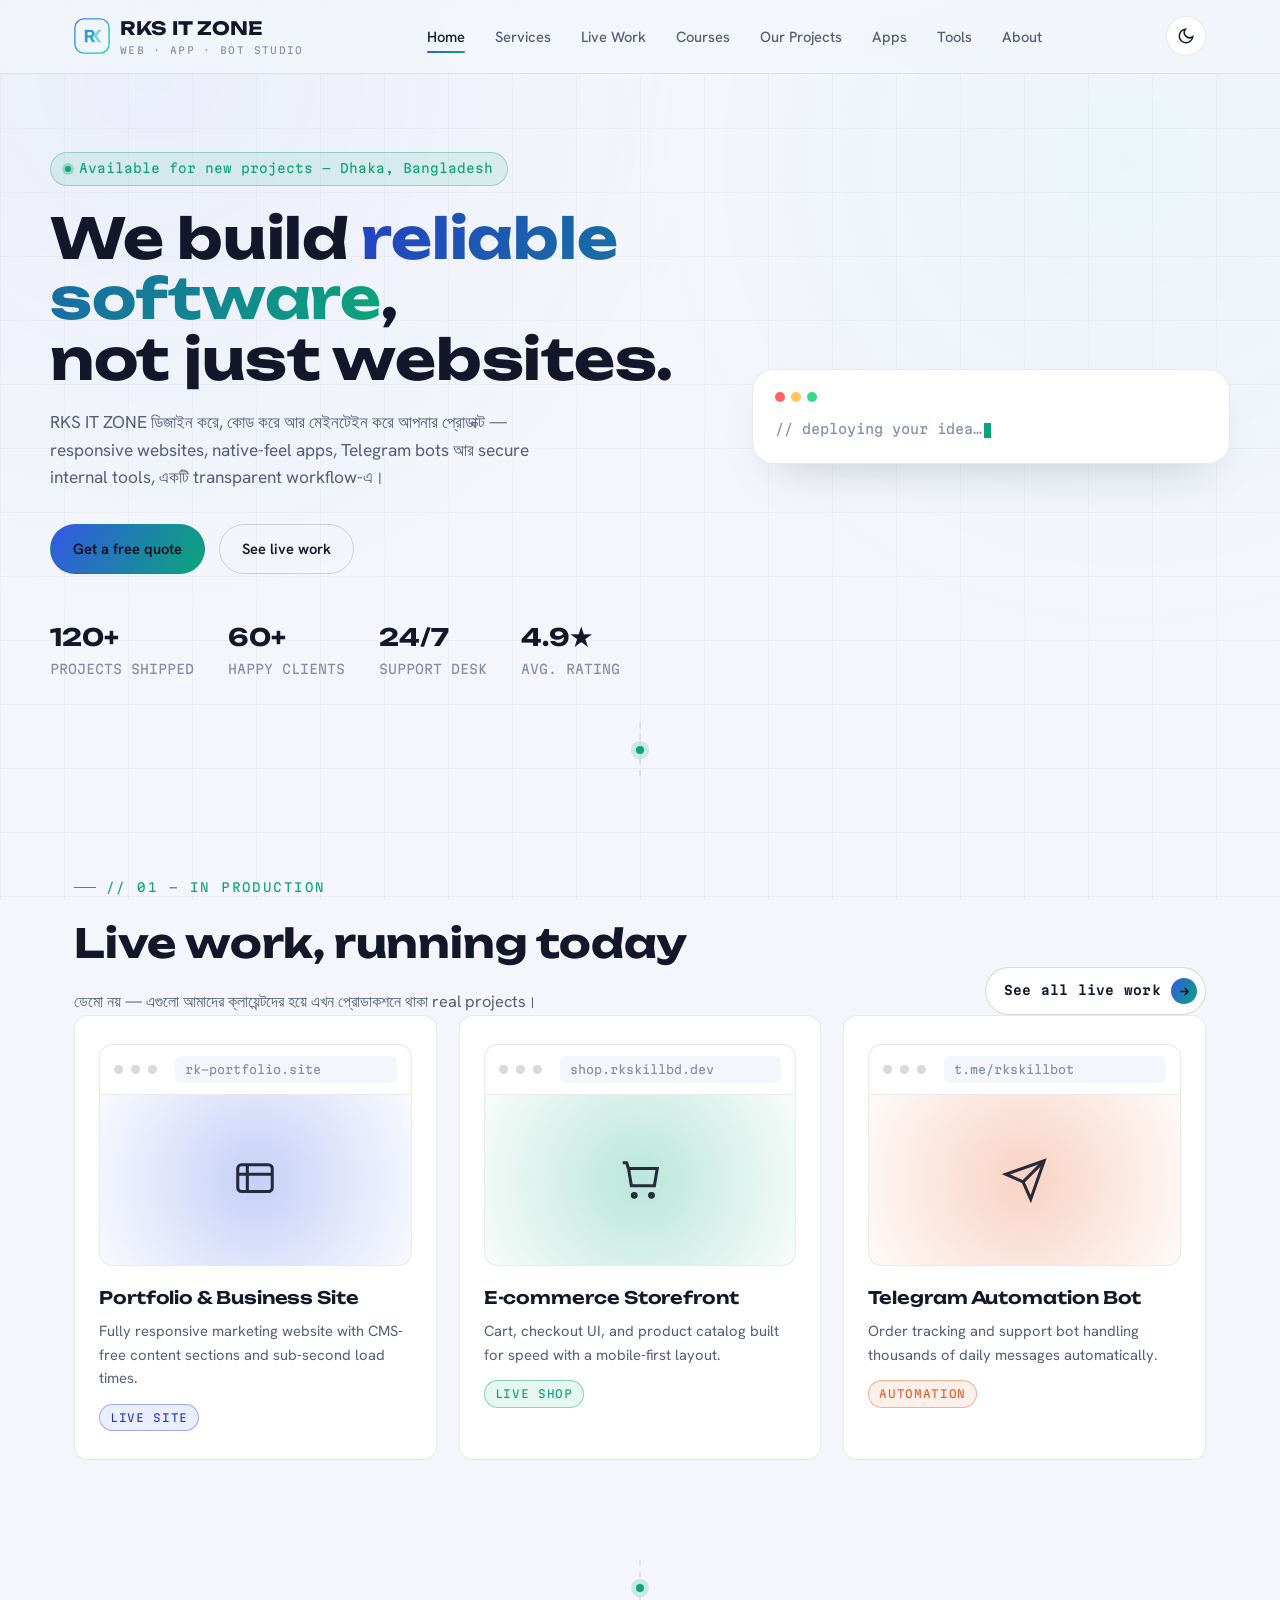
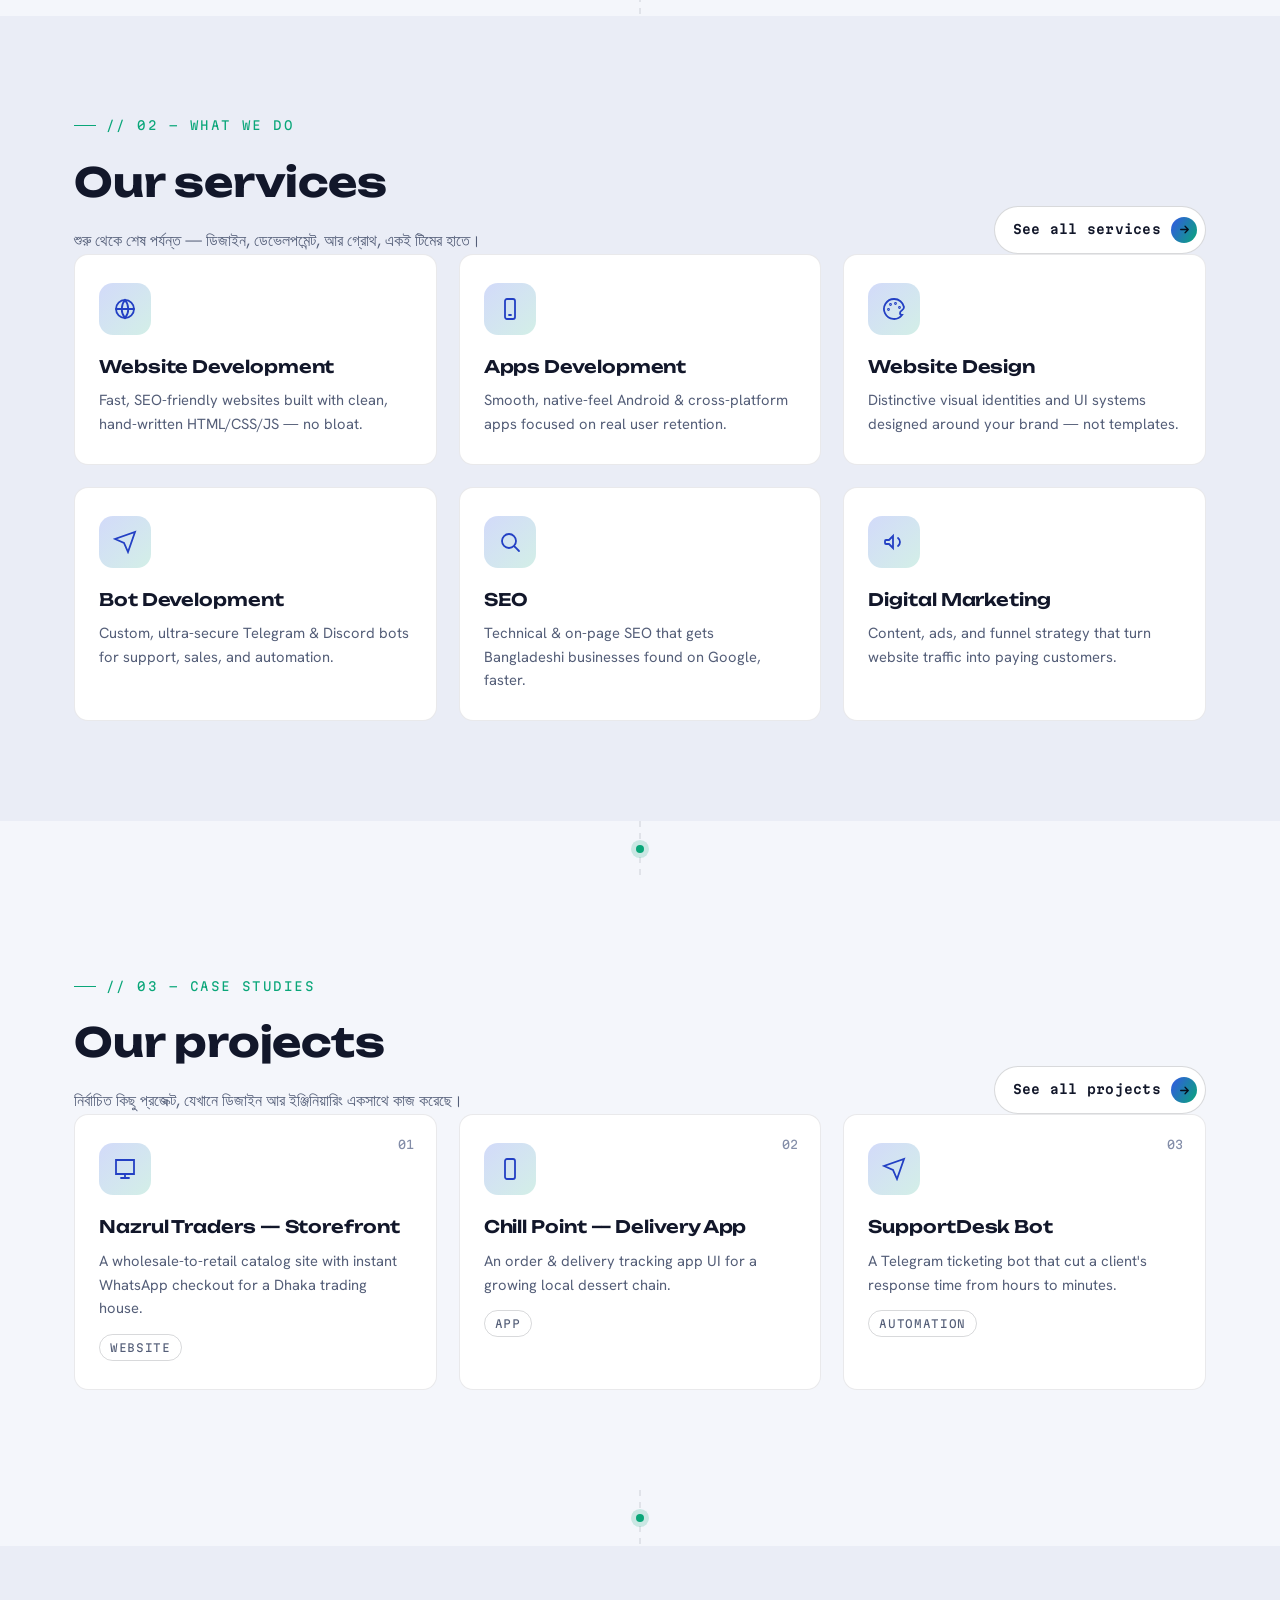
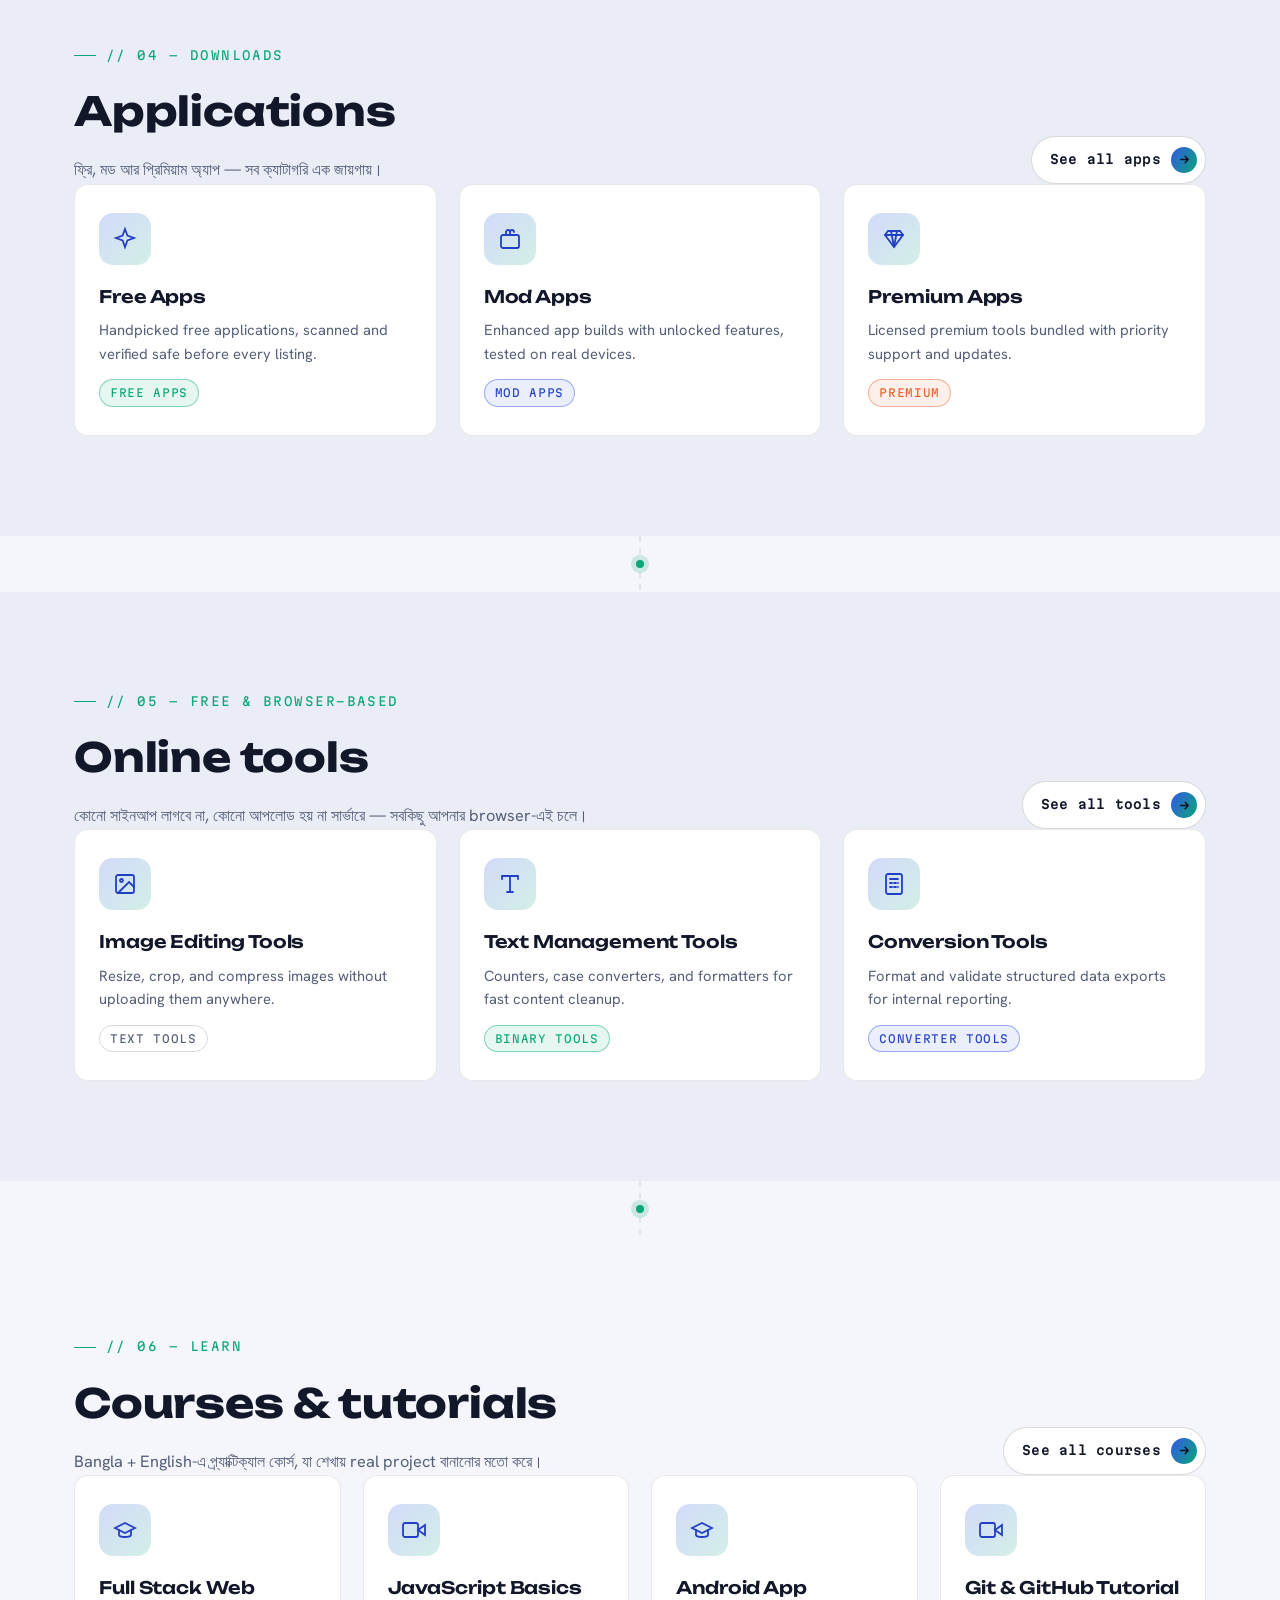
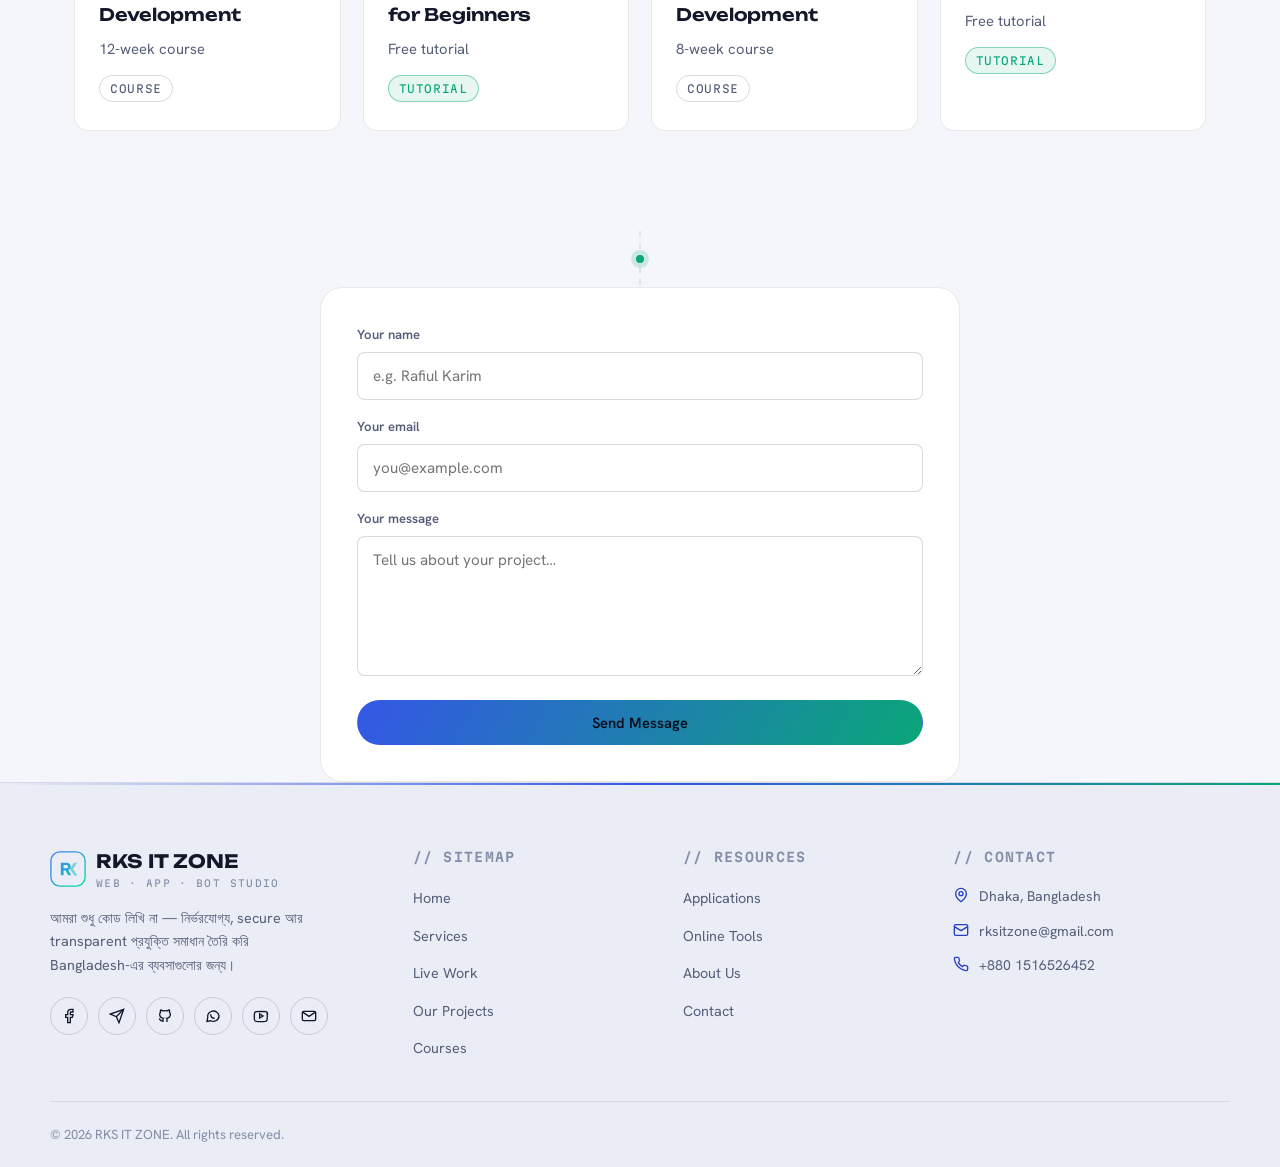
<file: index.html>
<!DOCTYPE html>
<html lang="en" data-theme="dark">

<head>
    <meta charset="UTF-8">
    <meta name="viewport" content="width=device-width, initial-scale=1.0">
    <title>RKS IT ZONE — Web, App &amp; Bot Development Studio in Bangladesh</title>
    <meta name="description"
        content="RKS IT ZONE is a Bangladesh-based development studio building responsive websites, mobile apps, Telegram bots, and developer tools — with a transparent, security-first workflow.">
    <link rel="icon" type="image/svg+xml" href="images/favicon.svg">
    <link rel="stylesheet" href="style.css">
</head>

<body>
    <div class="circuit-bg"></div>

    <header class="site-header">
        <div class="navbar container">
            <a href="index.html" class="brand">
                <img src="images/logo.svg" alt="RKS IT ZONE logo" width="36" height="36">
                <span>RKS IT ZONE<small>Web · App · Bot Studio</small></span>
            </a>
            <nav class="nav-links" aria-label="Primary">
                <a href="index.html" class="active">Home</a>
                <a href="services.html">Services</a>
                <a href="live-work.html">Live Work</a>
                <a href="courses.html">Courses</a>
                <a href="projects.html">Our Projects</a>
                <a href="applications.html">Apps</a>
                <a href="tools.html">Tools</a>
                <a href="about.html">About</a>
            </nav>
            <div class="nav-actions">
                <button class="theme-toggle" aria-label="Toggle color theme">
                    <svg class="sun" viewBox="0 0 24 24" fill="none" stroke="currentColor" stroke-width="2"
                        stroke-linecap="round">
                        <circle cx="12" cy="12" r="4" />
                        <path
                            d="M12 2v2M12 20v2M4.9 4.9l1.4 1.4M17.7 17.7l1.4 1.4M2 12h2M20 12h2M4.9 19.1l1.4-1.4M17.7 6.3l1.4-1.4" />
                    </svg>
                    <svg class="moon" viewBox="0 0 24 24" fill="none" stroke="currentColor" stroke-width="2"
                        stroke-linecap="round">
                        <path d="M21 12.8A9 9 0 1 1 11.2 3a7 7 0 0 0 9.8 9.8Z" />
                    </svg>
                </button>
                <button class="nav-burger" aria-label="Toggle menu"><span></span></button>
            </div>
        </div>
    </header>

    <main>
        <!-- ============ MASTHEAD / HERO ============ -->
        <section class="hero container">
            <div class="hero-grid">
                <div>
                    <span class="hero-eyebrow"><span class="dot"></span>Available for new projects — Dhaka,
                        Bangladesh</span>
                    <h1>We build <span class="grad">reliable software</span>,<br>not just websites.</h1>
                    <p class="lead">RKS IT ZONE ডিজাইন করে, কোড করে আর মেইনটেইন করে আপনার প্রোডাক্ট — responsive
                        websites, native-feel apps, Telegram bots আর secure internal tools, একটি transparent workflow-এ।
                    </p>
                    <div class="hero-cta">
                        <a href="contact.html" class="btn btn-primary">Get a free quote</a>
                        <a href="live-work.html" class="btn btn-outline">See live work</a>
                    </div>
                    <div class="hero-stats">
                        <div><strong>120+</strong><span>PROJECTS SHIPPED</span></div>
                        <div><strong>60+</strong><span>HAPPY CLIENTS</span></div>
                        <div><strong>24/7</strong><span>SUPPORT DESK</span></div>
                        <div><strong>4.9★</strong><span>AVG. RATING</span></div>
                    </div>
                </div>
                <div class="hero-panel">
                    <div class="dots"><span></span><span></span><span></span></div>
                    <pre class="mono"
                        data-type-lines='["<span class=\"cm\">// deploying your idea…</span>","<span class=\"kw\">const</span> studio = <span class=\"kw\">new</span> RKSkillBD();","studio.<span class=\"st\">build</span>([","  <span class=\"st\">\"website\"</span>, <span class=\"st\">\"mobile app\"</span>,","  <span class=\"st\">\"telegram bot\"</span>, <span class=\"st\">\"seo\"</span>","]);","studio.<span class=\"st\">deploy</span>(); <span class=\"cm\">// ✓ live in prod</span>"]'><span class="type-cursor"></span></pre>
                </div>
            </div>
        </section>

        <div class="trace" aria-hidden="true"></div>

        <!-- ============ LIVE WORK ============ -->
        <section class="section" id="live-work">
            <div class="container">
                <div class="section-top">
                    <div class="section-head" style="margin-bottom:0">
                        <span class="eyebrow">// 01 — In Production</span>
                        <h2>Live work, running today</h2>
                        <p>ডেমো নয় — এগুলো আমাদের ক্লায়েন্টদের হয়ে এখন প্রোডাকশনে থাকা real projects।</p>
                    </div>
                    <a href="live-work.html" class="see-all">See all live work<span><svg viewBox="0 0 24 24" fill="none"
                                stroke="currentColor" stroke-width="2.4" stroke-linecap="round" stroke-linejoin="round">
                                <path d="M5 12h14M13 6l6 6-6 6" />
                            </svg></span></a>
                </div>
                <div class="grid grid-3">
                    <div class="card">
                        <div class="browser-frame">
                            <div class="browser-bar"><span></span><span></span><span></span>
                                <div class="url mono">rk-portfolio.site</div>
                            </div>
                            <div class="browser-screen" style="--gscolor:var(--primary)">
                                <div class="glow"></div>
                                <svg viewBox="0 0 24 24" fill="none" stroke="currentColor" stroke-width="1.6">
                                    <rect x="3" y="4" width="18" height="14" rx="2" />
                                    <path d="M3 9h18M8 4v14" />
                                </svg>
                            </div>
                        </div>
                        <h3 style="margin-top:18px">Portfolio &amp; Business Site</h3>
                        <p>Fully responsive marketing website with CMS-free content sections and sub-second load times.
                        </p>
                        <span class="tag tag-primary">Live Site</span>
                    </div>
                    <div class="card">
                        <div class="browser-frame">
                            <div class="browser-bar"><span></span><span></span><span></span>
                                <div class="url mono">shop.rkskillbd.dev</div>
                            </div>
                            <div class="browser-screen" style="--gscolor:var(--accent)">
                                <div class="glow"></div>
                                <svg viewBox="0 0 24 24" fill="none" stroke="currentColor" stroke-width="1.6">
                                    <path d="M6 6h15l-1.5 9h-12z" />
                                    <circle cx="9" cy="20" r="1" />
                                    <circle cx="18" cy="20" r="1" />
                                    <path d="M3 3h2l1 3" />
                                </svg>
                            </div>
                        </div>
                        <h3 style="margin-top:18px">E-commerce Storefront</h3>
                        <p>Cart, checkout UI, and product catalog built for speed with a mobile-first layout.</p>
                        <span class="tag tag-accent">Live Shop</span>
                    </div>
                    <div class="card">
                        <div class="browser-frame">
                            <div class="browser-bar"><span></span><span></span><span></span>
                                <div class="url mono">t.me/rkskillbot</div>
                            </div>
                            <div class="browser-screen" style="--gscolor:var(--warm)">
                                <div class="glow"></div>
                                <svg viewBox="0 0 24 24" fill="none" stroke="currentColor" stroke-width="1.6">
                                    <path d="m22 2-7 20-4-9-9-4Z" />
                                    <path d="M22 2 11 13" />
                                </svg>
                            </div>
                        </div>
                        <h3 style="margin-top:18px">Telegram Automation Bot</h3>
                        <p>Order tracking and support bot handling thousands of daily messages automatically.</p>
                        <span class="tag tag-warm">Automation</span>
                    </div>
                </div>
            </div>
        </section>

        <div class="trace" aria-hidden="true"></div>

        <!-- ============ OUR SERVICES ============ -->
        <section class="section section-alt" id="services">
            <div class="container">
                <div class="section-top">
                    <div class="section-head" style="margin-bottom:0">
                        <span class="eyebrow">// 02 — What We Do</span>
                        <h2>Our services</h2>
                        <p>শুরু থেকে শেষ পর্যন্ত — ডিজাইন, ডেভেলপমেন্ট, আর গ্রোথ, একই টিমের হাতে।</p>
                    </div>
                    <a href="services.html" class="see-all">See all services<span><svg viewBox="0 0 24 24" fill="none"
                                stroke="currentColor" stroke-width="2.4" stroke-linecap="round" stroke-linejoin="round">
                                <path d="M5 12h14M13 6l6 6-6 6" />
                            </svg></span></a>
                </div>
                <div class="grid grid-3">
                    <div class="card">
                        <div class="icon-tile"><svg viewBox="0 0 24 24" fill="none" stroke="currentColor"
                                stroke-width="1.8" stroke-linecap="round">
                                <circle cx="12" cy="12" r="9" />
                                <path d="M3 12h18M12 3a14 14 0 0 1 0 18 14 14 0 0 1 0-18Z" />
                            </svg></div>
                        <h3>Website Development</h3>
                        <p>Fast, SEO-friendly websites built with clean, hand-written HTML/CSS/JS — no bloat.</p>
                    </div>
                    <div class="card">
                        <div class="icon-tile"><svg viewBox="0 0 24 24" fill="none" stroke="currentColor"
                                stroke-width="1.8" stroke-linecap="round">
                                <rect x="7" y="2" width="10" height="20" rx="2" />
                                <path d="M11 18h2" />
                            </svg></div>
                        <h3>Apps Development</h3>
                        <p>Smooth, native-feel Android &amp; cross-platform apps focused on real user retention.</p>
                    </div>
                    <div class="card">
                        <div class="icon-tile"><svg viewBox="0 0 24 24" fill="none" stroke="currentColor"
                                stroke-width="1.8" stroke-linecap="round">
                                <circle cx="13.5" cy="6.5" r=".5" />
                                <circle cx="17.5" cy="10.5" r=".5" />
                                <circle cx="8.5" cy="7.5" r=".5" />
                                <circle cx="6.5" cy="12.5" r=".5" />
                                <path d="M12 2a10 10 0 1 0 8 16c-1 0-2-1-2-2 0-3 4-2 4-6a10 10 0 0 0-10-8Z" />
                            </svg></div>
                        <h3>Website Design</h3>
                        <p>Distinctive visual identities and UI systems designed around your brand — not templates.</p>
                    </div>
                    <div class="card">
                        <div class="icon-tile"><svg viewBox="0 0 24 24" fill="none" stroke="currentColor"
                                stroke-width="1.8" stroke-linecap="round">
                                <path d="m22 2-7 20-4-9-9-4Z" />
                            </svg></div>
                        <h3>Bot Development</h3>
                        <p>Custom, ultra-secure Telegram &amp; Discord bots for support, sales, and automation.</p>
                    </div>
                    <div class="card">
                        <div class="icon-tile"><svg viewBox="0 0 24 24" fill="none" stroke="currentColor"
                                stroke-width="1.8" stroke-linecap="round">
                                <circle cx="11" cy="11" r="7" />
                                <path d="m21 21-4.3-4.3" />
                            </svg></div>
                        <h3>SEO</h3>
                        <p>Technical &amp; on-page SEO that gets Bangladeshi businesses found on Google, faster.</p>
                    </div>
                    <div class="card">
                        <div class="icon-tile"><svg viewBox="0 0 24 24" fill="none" stroke="currentColor"
                                stroke-width="1.8" stroke-linecap="round">
                                <path d="M3 11v2a1 1 0 0 0 1 1h3l4 4V6L7 10H4a1 1 0 0 0-1 1Z" />
                                <path d="M16 8a5 5 0 0 1 0 8" />
                            </svg></div>
                        <h3>Digital Marketing</h3>
                        <p>Content, ads, and funnel strategy that turn website traffic into paying customers.</p>
                    </div>
                </div>
            </div>
        </section>

        <div class="trace" aria-hidden="true"></div>

        <!-- ============ OUR PROJECTS ============ -->
        <section class="section" id="projects">
            <div class="container">
                <div class="section-top">
                    <div class="section-head" style="margin-bottom:0">
                        <span class="eyebrow">// 03 — Case Studies</span>
                        <h2>Our projects</h2>
                        <p>নির্বাচিত কিছু প্রজেক্ট, যেখানে ডিজাইন আর ইঞ্জিনিয়ারিং একসাথে কাজ করেছে।</p>
                    </div>
                    <a href="projects.html" class="see-all">See all projects<span><svg viewBox="0 0 24 24" fill="none"
                                stroke="currentColor" stroke-width="2.4" stroke-linecap="round" stroke-linejoin="round">
                                <path d="M5 12h14M13 6l6 6-6 6" />
                            </svg></span></a>
                </div>
                <div class="grid grid-3">
                    <div class="card">
                        <span class="card-index mono">01</span>
                        <div class="icon-tile"><svg viewBox="0 0 24 24" fill="none" stroke="currentColor"
                                stroke-width="1.8" stroke-linecap="round">
                                <path d="M3 3h18v14H3z" />
                                <path d="M8 21h8M12 17v4" />
                            </svg></div>
                        <h3>Nazrul Traders — Storefront</h3>
                        <p>A wholesale-to-retail catalog site with instant WhatsApp checkout for a Dhaka trading house.
                        </p>
                        <span class="tag">Website</span>
                    </div>
                    <div class="card">
                        <span class="card-index mono">02</span>
                        <div class="icon-tile"><svg viewBox="0 0 24 24" fill="none" stroke="currentColor"
                                stroke-width="1.8" stroke-linecap="round">
                                <rect x="7" y="2" width="10" height="20" rx="2" />
                            </svg></div>
                        <h3>Chill Point — Delivery App</h3>
                        <p>An order &amp; delivery tracking app UI for a growing local dessert chain.</p>
                        <span class="tag">App</span>
                    </div>
                    <div class="card">
                        <span class="card-index mono">03</span>
                        <div class="icon-tile"><svg viewBox="0 0 24 24" fill="none" stroke="currentColor"
                                stroke-width="1.8" stroke-linecap="round">
                                <path d="m22 2-7 20-4-9-9-4Z" />
                            </svg></div>
                        <h3>SupportDesk Bot</h3>
                        <p>A Telegram ticketing bot that cut a client's response time from hours to minutes.</p>
                        <span class="tag">Automation</span>
                    </div>
                </div>
            </div>
        </section>

        <div class="trace" aria-hidden="true"></div>

        <!-- ============ APPLICATIONS ============ -->
        <section class="section section-alt" id="applications">
            <div class="container">
                <div class="section-top">
                    <div class="section-head" style="margin-bottom:0">
                        <span class="eyebrow">// 04 — Downloads</span>
                        <h2>Applications</h2>
                        <p>ফ্রি, মড আর প্রিমিয়াম অ্যাপ — সব ক্যাটাগরি এক জায়গায়।</p>
                    </div>
                    <a href="applications.html" class="see-all">See all apps<span><svg viewBox="0 0 24 24" fill="none"
                                stroke="currentColor" stroke-width="2.4" stroke-linecap="round" stroke-linejoin="round">
                                <path d="M5 12h14M13 6l6 6-6 6" />
                            </svg></span></a>
                </div>
                <div class="grid grid-3">
                    <div class="card">
                        <div class="icon-tile"><svg viewBox="0 0 24 24" fill="none" stroke="currentColor"
                                stroke-width="1.8" stroke-linecap="round">
                                <path d="m12 2 2.4 6.6L21 11l-6.6 2.4L12 20l-2.4-6.6L3 11l6.6-2.4Z" />
                            </svg></div>
                        <h3>Free Apps</h3>
                        <p>Handpicked free applications, scanned and verified safe before every listing.</p>
                        <span class="tag tag-accent">Free Apps</span>
                    </div>
                    <div class="card">
                        <div class="icon-tile"><svg viewBox="0 0 24 24" fill="none" stroke="currentColor"
                                stroke-width="1.8" stroke-linecap="round">
                                <rect x="3" y="8" width="18" height="13" rx="2" />
                                <path d="M12 8V5a2 2 0 0 1 4 0M8 8V5a2 2 0 0 1 4 0" />
                            </svg></div>
                        <h3>Mod Apps</h3>
                        <p>Enhanced app builds with unlocked features, tested on real devices.</p>
                        <span class="tag tag-primary">Mod Apps</span>
                    </div>
                    <div class="card">
                        <div class="icon-tile"><svg viewBox="0 0 24 24" fill="none" stroke="currentColor"
                                stroke-width="1.8" stroke-linecap="round">
                                <path d="M3 8 6 4h12l3 4-9 12z" />
                                <path d="M3 8h18M9 4l3 16 3-16" />
                            </svg></div>
                        <h3>Premium Apps</h3>
                        <p>Licensed premium tools bundled with priority support and updates.</p>
                        <span class="tag tag-warm">Premium</span>
                    </div>
                </div>
            </div>
        </section>

        <div class="trace" aria-hidden="true"></div>

        <!-- ============ ONLINE TOOLS ============ -->
        <section class="section section-alt" id="tools">
            <div class="container">
                <div class="section-top">
                    <div class="section-head" style="margin-bottom:0">
                        <span class="eyebrow">// 05 — Free &amp; Browser-Based</span>
                        <h2>Online tools</h2>
                        <p>কোনো সাইনআপ লাগবে না, কোনো আপলোড হয় না সার্ভারে — সবকিছু আপনার browser-এই চলে।</p>
                    </div>
                    <a href="tools.html" class="see-all">See all tools<span><svg viewBox="0 0 24 24" fill="none"
                                stroke="currentColor" stroke-width="2.4" stroke-linecap="round" stroke-linejoin="round">
                                <path d="M5 12h14M13 6l6 6-6 6" />
                            </svg></span></a>
                </div>
                <div class="grid grid-3">
                    <div class="card">
                        <div class="icon-tile"><svg viewBox="0 0 24 24" fill="none" stroke="currentColor"
                                stroke-width="1.8" stroke-linecap="round">
                                <rect x="3" y="3" width="18" height="18" rx="2" />
                                <circle cx="8.5" cy="8.5" r="1.5" />
                                <path d="m21 15-5-5L5 21" />
                            </svg></div>
                        <h3>Image Editing Tools</h3>
                        <p>Resize, crop, and compress images without uploading them anywhere.</p>
                        <span class="tag">Text Tools</span>
                    </div>
                    <div class="card">
                        <div class="icon-tile"><svg viewBox="0 0 24 24" fill="none" stroke="currentColor"
                                stroke-width="1.8" stroke-linecap="round">
                                <path d="M4 7V4h16v3M9 20h6M12 4v16" />
                            </svg></div>
                        <h3>Text Management Tools</h3>
                        <p>Counters, case converters, and formatters for fast content cleanup.</p>
                        <span class="tag tag-accent">Binary Tools</span>
                    </div>
                    <div class="card">
                        <div class="icon-tile"><svg viewBox="0 0 24 24" fill="none" stroke="currentColor"
                                stroke-width="1.8" stroke-linecap="round">
                                <rect x="4" y="2" width="16" height="20" rx="2" />
                                <path d="M8 7h8M8 11h2M12 11h2M16 11h0M8 15h2M12 15h2M16 15h0" />
                            </svg></div>
                        <h3>Conversion Tools</h3>
                        <p>Format and validate structured data exports for internal reporting.</p>
                        <span class="tag tag-primary">Converter Tools</span>
                    </div>
                </div>
            </div>
        </section>

        <div class="trace" aria-hidden="true"></div>

        <!-- ============ COURSES & TUTORIALS ============ -->
        <section class="section" id="courses">
            <div class="container">
                <div class="section-top">
                    <div class="section-head" style="margin-bottom:0">
                        <span class="eyebrow">// 06 — Learn</span>
                        <h2>Courses &amp; tutorials</h2>
                        <p>Bangla + English-এ প্র্যাক্টিক্যাল কোর্স, যা শেখায় real project বানানোর মতো করে।</p>
                    </div>
                    <a href="courses.html" class="see-all">See all courses<span><svg viewBox="0 0 24 24" fill="none"
                                stroke="currentColor" stroke-width="2.4" stroke-linecap="round" stroke-linejoin="round">
                                <path d="M5 12h14M13 6l6 6-6 6" />
                            </svg></span></a>
                </div>
                <div class="grid grid-4">
                    <div class="card">
                        <div class="icon-tile"><svg viewBox="0 0 24 24" fill="none" stroke="currentColor"
                                stroke-width="1.8" stroke-linecap="round">
                                <path d="M22 10 12 5 2 10l10 5 10-5Z" />
                                <path d="M6 12v5c0 1.1 2.7 2 6 2s6-.9 6-2v-5" />
                            </svg></div>
                        <h3>Full Stack Web Development</h3>
                        <p>12-week course</p>
                        <span class="tag">Course</span>
                    </div>
                    <div class="card">
                        <div class="icon-tile"><svg viewBox="0 0 24 24" fill="none" stroke="currentColor"
                                stroke-width="1.8" stroke-linecap="round">
                                <path d="m23 7-7 5 7 5V7Z" />
                                <rect x="1" y="5" width="15" height="14" rx="2" />
                            </svg></div>
                        <h3>JavaScript Basics for Beginners</h3>
                        <p>Free tutorial</p>
                        <span class="tag tag-accent">Tutorial</span>
                    </div>
                    <div class="card">
                        <div class="icon-tile"><svg viewBox="0 0 24 24" fill="none" stroke="currentColor"
                                stroke-width="1.8" stroke-linecap="round">
                                <path d="M22 10 12 5 2 10l10 5 10-5Z" />
                                <path d="M6 12v5c0 1.1 2.7 2 6 2s6-.9 6-2v-5" />
                            </svg></div>
                        <h3>Android App Development</h3>
                        <p>8-week course</p>
                        <span class="tag">Course</span>
                    </div>
                    <div class="card">
                        <div class="icon-tile"><svg viewBox="0 0 24 24" fill="none" stroke="currentColor"
                                stroke-width="1.8" stroke-linecap="round">
                                <path d="m23 7-7 5 7 5V7Z" />
                                <rect x="1" y="5" width="15" height="14" rx="2" />
                            </svg></div>
                        <h3>Git &amp; GitHub Tutorial</h3>
                        <p>Free tutorial</p>
                        <span class="tag tag-accent">Tutorial</span>
                    </div>
                </div>
            </div>
        </section>

        <div class="trace" aria-hidden="true"></div>

        <!-- ============ CONTACT ============ -->
        <form action="https://formsubmit.co/rksitzone@gmail.com" method="POST"
            style="max-width:640px;margin:0 auto;background:var(--surface);border:1px solid var(--border);border-radius:var(--radius-l);padding:36px">
            <!-- Disable Captcha -->
            <input type="hidden" name="_captcha" value="false">
            <!-- Email Subject -->
            <input type="hidden" name="_subject" value="New Portfolio Contact Form">
            <div class="field">
                <label for="name">Your name</label>
                <input id="name" name="Name" type="text" placeholder="e.g. Rafiul Karim" required>
            </div>
            <div class="field">
                <label for="email">Your email</label>
                <input id="email" name="Email" type="email" placeholder="you@example.com" required>
            </div>
            <div class="field">
                <label for="message">Your message</label>
                <textarea id="message" name="Message" placeholder="Tell us about your project…" required></textarea>
            </div>
            <button type="submit" class="btn btn-primary btn-block">
                Send Message
            </button>
        </form>
    </main>

    <footer class="site-footer">
        <div class="container footer-top">
            <div class="footer-brand">
                <a href="index.html" class="brand">
                    <img src="images/logo.svg" alt="RKS IT ZONE logo" width="36" height="36">
                    <span>RKS IT ZONE<small>Web · App · Bot Studio</small></span>
                </a>
                <p>আমরা শুধু কোড লিখি না — নির্ভরযোগ্য, secure আর transparent প্রযুক্তি সমাধান তৈরি করি Bangladesh-এর
                    ব্যবসাগুলোর জন্য।</p>
                <div class="footer-social">
                    <a href="#" aria-label="Facebook"><svg viewBox="0 0 24 24" fill="none" stroke="currentColor"
                            stroke-width="2">
                            <path d="M18 2h-3a5 5 0 0 0-5 5v3H7v4h3v8h4v-8h3l1-4h-4V7a1 1 0 0 1 1-1h3z" />
                        </svg></a>
                    <a href="#" aria-label="Telegram"><svg viewBox="0 0 24 24" fill="none" stroke="currentColor"
                            stroke-width="2">
                            <path d="m22 2-7 20-4-9-9-4Z" />
                            <path d="M22 2 11 13" />
                        </svg></a>
                    <a href="#" aria-label="GitHub"><svg viewBox="0 0 24 24" fill="none" stroke="currentColor"
                            stroke-width="2">
                            <path
                                d="M9 19c-4.3 1.4-4.3-2.5-6-3m12 5v-3.5c0-1 .1-1.4-.5-2 2.8-.3 5.5-1.4 5.5-6a4.6 4.6 0 0 0-1.3-3.2 4.2 4.2 0 0 0-.1-3.2s-1.1-.3-3.5 1.3a12.3 12.3 0 0 0-6.2 0C6.5 2.8 5.4 3.1 5.4 3.1a4.2 4.2 0 0 0-.1 3.2A4.6 4.6 0 0 0 4 9.5c0 4.6 2.7 5.7 5.5 6-.6.6-.6 1.2-.5 2V21" />
                        </svg></a>
                    <a href="#" aria-label="WhatsApp"><svg viewBox="0 0 24 24" fill="none" stroke="currentColor"
                            stroke-width="2">
                            <path d="M21 11.5a8.5 8.5 0 0 1-12.4 7.6L3 20l1-5.3A8.5 8.5 0 1 1 21 11.5Z" />
                            <path d="M8.5 9.5c0 3.5 2.5 6 6 6" />
                        </svg></a>
                    <a href="#" aria-label="YouTube"><svg viewBox="0 0 24 24" fill="none" stroke="currentColor"
                            stroke-width="2">
                            <path
                                d="M21.8 8.4s-.2-1.5-.8-2.1c-.8-.8-1.7-.8-2.1-.9C16.1 5 12 5 12 5s-4.1 0-6.9.4c-.4.1-1.3.1-2.1.9-.6.6-.8 2.1-.8 2.1S2 10.1 2 11.9v1.8c0 1.8.2 3.5.2 3.5s.2 1.5.8 2.1c.8.8 1.9.7 2.4.8 1.7.2 7.3.4 7.3.4a112 112 0 0 0 5.6-.5c.4-.1 1.3-.1 2.1-.9.6-.6.8-2.1.8-2.1s.2-1.7.2-3.5v-1.8c0-1.8-.2-3.5-.2-3.5Z" />
                            <path d="m10 15 5-3-5-3Z" />
                        </svg></a>
                    <a href="#" aria-label="Gmail"><svg viewBox="0 0 24 24" fill="none" stroke="currentColor"
                            stroke-width="2">
                            <rect x="2" y="5" width="20" height="14" rx="2" />
                            <path d="m3 6.5 9 6 9-6" />
                        </svg></a>
                </div>
            </div>
            <div class="footer-col">
                <h4>// Sitemap</h4>
                <ul>
                    <li><a href="index.html">Home</a></li>
                    <li><a href="services.html">Services</a></li>
                    <li><a href="live-work.html">Live Work</a></li>
                    <li><a href="projects.html">Our Projects</a></li>
                    <li><a href="courses.html">Courses</a></li>
                </ul>
            </div>
            <div class="footer-col">
                <h4>// Resources</h4>
                <ul>
                    <li><a href="applications.html">Applications</a></li>
                    <li><a href="tools.html">Online Tools</a></li>
                    <li><a href="about.html">About Us</a></li>
                    <li><a href="contact.html">Contact</a></li>
                </ul>
            </div>
            <div class="footer-col">
                <h4>// Contact</h4>
                <ul class="footer-contact">
                    <li><svg viewBox="0 0 24 24" fill="none" stroke="currentColor" stroke-width="2">
                            <path d="M20 10c0 6-8 12-8 12s-8-6-8-12a8 8 0 0 1 16 0Z" />
                            <circle cx="12" cy="10" r="3" />
                        </svg>Dhaka, Bangladesh</li>
                    <li><svg viewBox="0 0 24 24" fill="none" stroke="currentColor" stroke-width="2">
                            <rect x="2" y="4" width="20" height="16" rx="2" />
                            <path d="m2 7 10 6 10-6" />
                        </svg>rksitzone@gmail.com</li>
                    <li><svg viewBox="0 0 24 24" fill="none" stroke="currentColor" stroke-width="2">
                            <path
                                d="M22 16.9v3a2 2 0 0 1-2.2 2 19.8 19.8 0 0 1-8.6-3.1 19.5 19.5 0 0 1-6-6A19.8 19.8 0 0 1 2.1 4.2 2 2 0 0 1 4 2h3a2 2 0 0 1 2 1.7c.1.9.3 1.8.6 2.7a2 2 0 0 1-.4 2.1L8 9.9a16 16 0 0 0 6 6l1.4-1.4a2 2 0 0 1 2.1-.4c.9.3 1.8.5 2.7.6a2 2 0 0 1 1.8 2Z" />
                        </svg>+880 1516526452</li>
                </ul>
            </div>
        </div>
        <div class="container footer-bottom">
            <span>© <span class="js-year"></span> RKS IT ZONE. All rights reserved.</span>
        </div>
    </footer>

    <script src="script.js"></script>
</body>

</html>
</file>
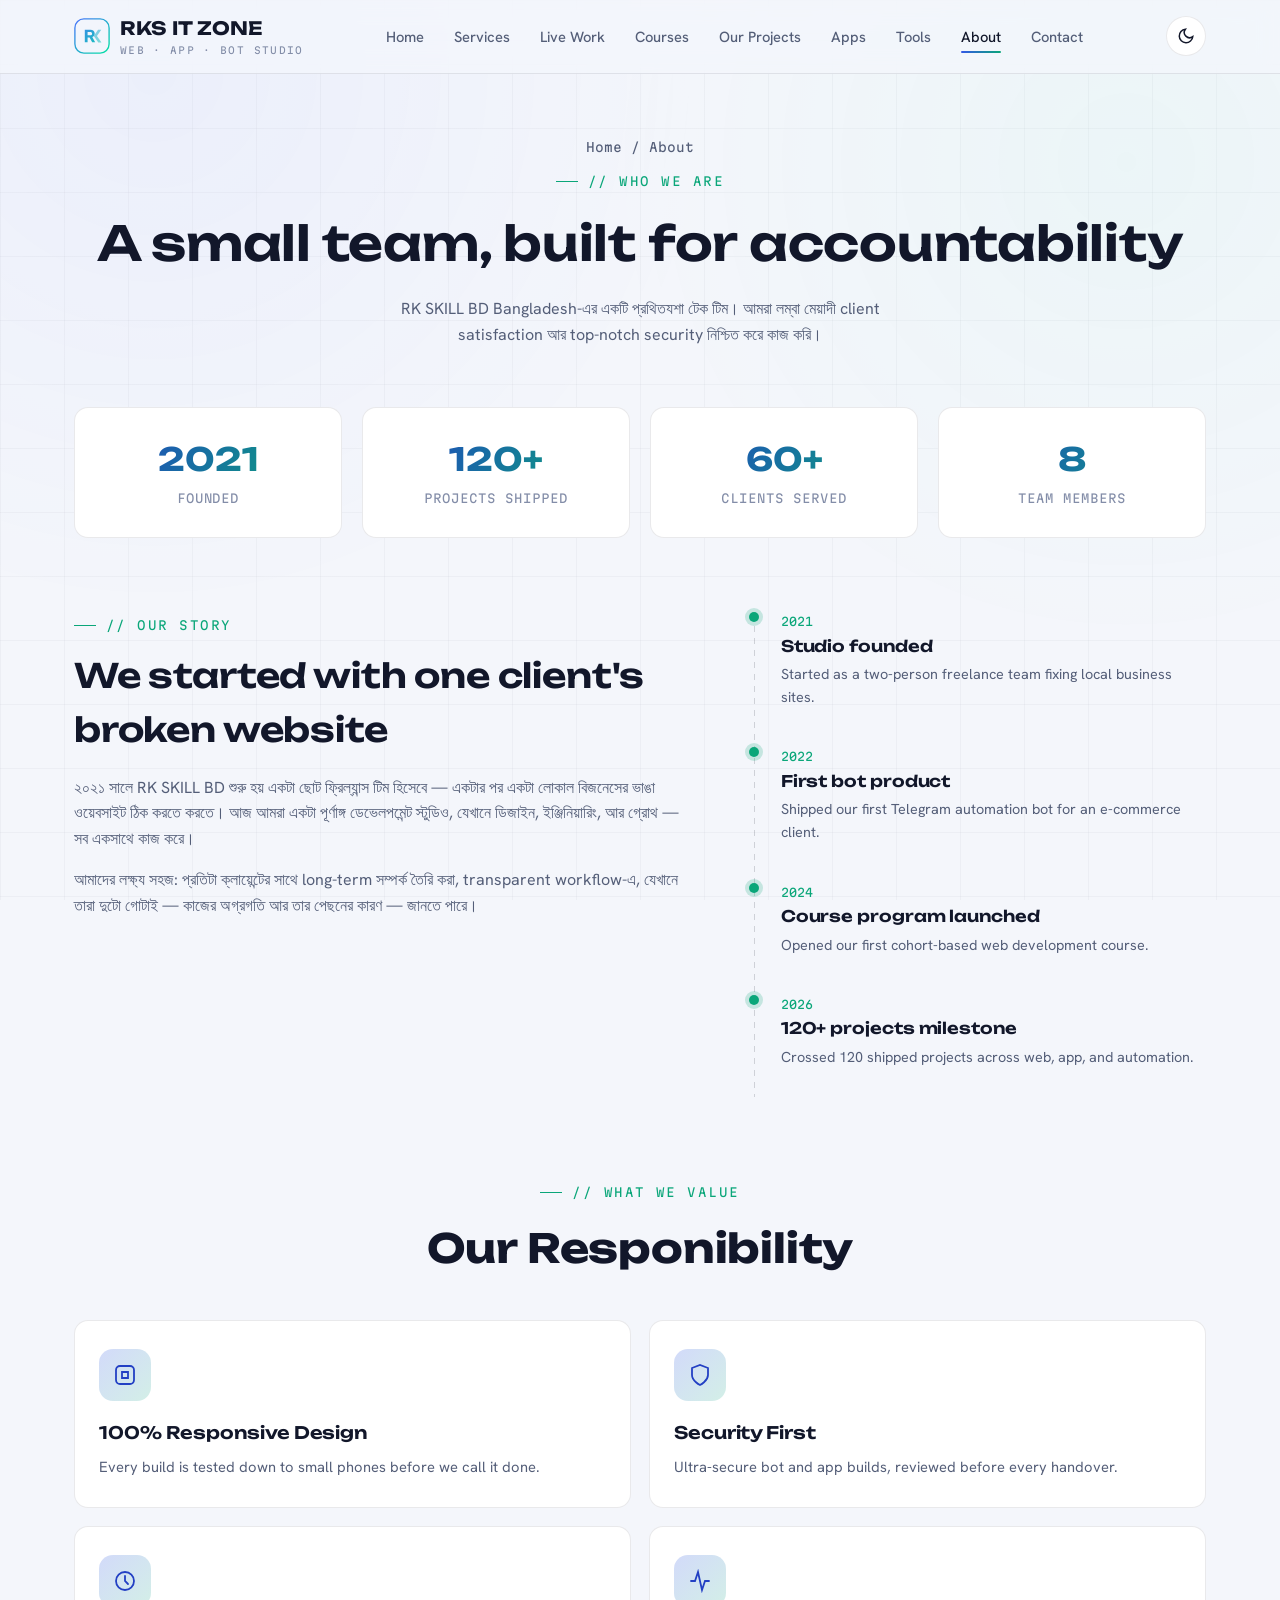
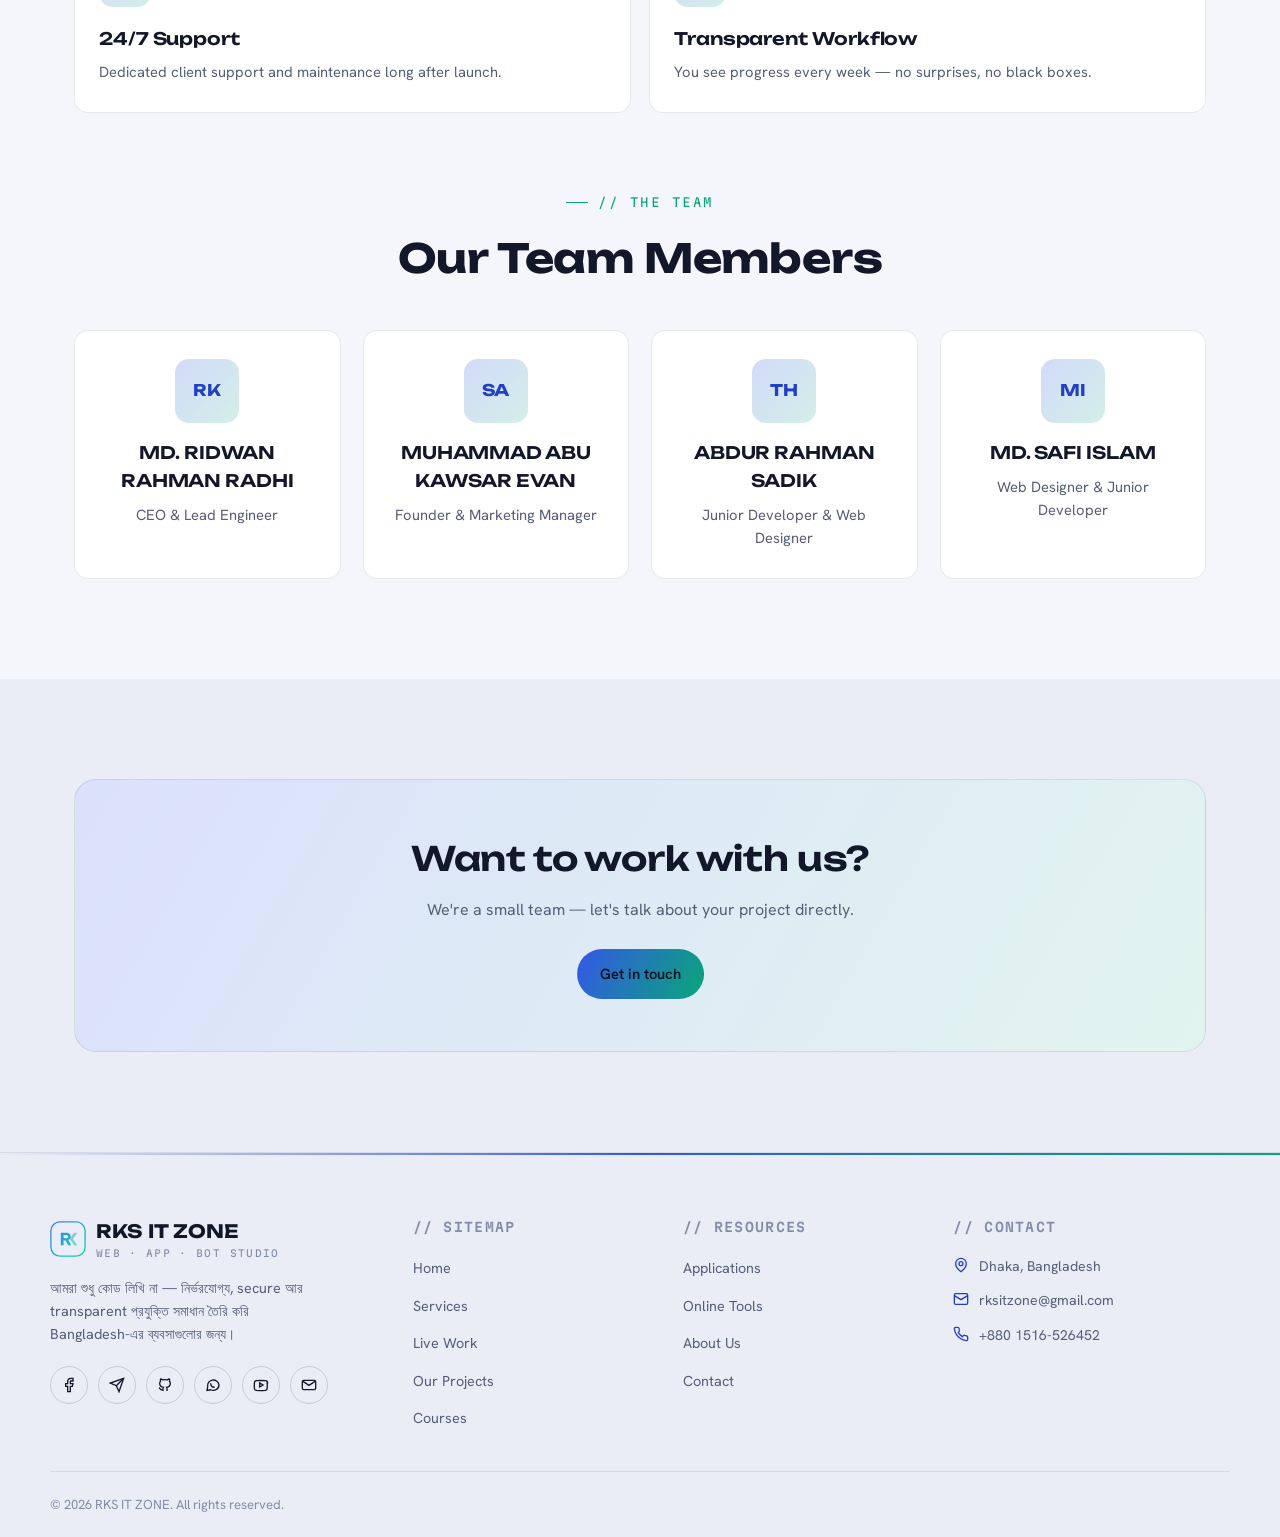
<file: about.html>
<!DOCTYPE html>
<html lang="en" data-theme="dark">
<head>
<meta charset="UTF-8">
<meta name="viewport" content="width=device-width, initial-scale=1.0">
<title>About Us — RKS IT ZONE</title>
<meta name="description" content="Learn about RK SKILL BD, a Bangladesh-based web, app, and bot development studio.">
<link rel="icon" type="image/svg+xml" href="images/favicon.svg">
<link rel="stylesheet" href="style.css">
</head>
<body>
<div class="circuit-bg"></div>
<header class="site-header">
  <div class="navbar container">
    <a href="index.html" class="brand">
      <img src="images/logo.svg" alt="RK SKILL BD logo" width="36" height="36">
      <span>RKS IT ZONE<small>Web · App · Bot Studio</small></span>
    </a>
    <nav class="nav-links" aria-label="Primary">
      <a href="index.html">Home</a>
      <a href="services.html" data-nav="services.html">Services</a>
      <a href="live-work.html" data-nav="live-work.html">Live Work</a>
      <a href="courses.html" data-nav="courses.html">Courses</a>
      <a href="projects.html" data-nav="projects.html">Our Projects</a>
      <a href="applications.html" data-nav="applications.html">Apps</a>
      <a href="tools.html" data-nav="tools.html">Tools</a>
      <a href="about.html" class="active" data-nav="about.html">About</a>
      <a href="contact.html" data-nav="contact.html">Contact</a>
    </nav>
    <div class="nav-actions">
      <button class="theme-toggle" aria-label="Toggle color theme">
        <svg class="sun" viewBox="0 0 24 24" fill="none" stroke="currentColor" stroke-width="2" stroke-linecap="round"><circle cx="12" cy="12" r="4"/><path d="M12 2v2M12 20v2M4.9 4.9l1.4 1.4M17.7 17.7l1.4 1.4M2 12h2M20 12h2M4.9 19.1l1.4-1.4M17.7 6.3l1.4-1.4"/></svg>
        <svg class="moon" viewBox="0 0 24 24" fill="none" stroke="currentColor" stroke-width="2" stroke-linecap="round"><path d="M21 12.8A9 9 0 1 1 11.2 3a7 7 0 0 0 9.8 9.8Z"/></svg>
      </button>
      <button class="nav-burger" aria-label="Toggle menu"><span></span></button>
    </div>
  </div>
</header>

<main>
<section class="page-hero container">
  <p class="breadcrumb"><a href="index.html">Home</a> / About</p>
  <span class="eyebrow" style="justify-content:center;margin-top:14px">// Who We Are</span>
  <h1>A small team, built for accountability</h1>
  <p>RK SKILL BD Bangladesh-এর একটি প্রথিতযশা টেক টিম। আমরা লম্বা মেয়াদী client satisfaction আর top-notch security নিশ্চিত করে কাজ করি।</p>
</section>

<section class="section" style="padding-top:10px">
  <div class="container">
    <div class="stat-strip" style="margin-bottom:70px">
      <div class="stat-box"><strong>2021</strong><span>Founded</span></div>
      <div class="stat-box"><strong>120+</strong><span>Projects Shipped</span></div>
      <div class="stat-box"><strong>60+</strong><span>Clients Served</span></div>
      <div class="stat-box"><strong>8</strong><span>Team Members</span></div>
    </div>

    <div class="hero-grid" style="align-items:start;margin-bottom:80px">
      <div>
        <span class="eyebrow">// Our Story</span>
        <h2 style="font-size:clamp(1.6rem,3vw,2.1rem);margin:14px 0 18px">We started with one client's broken website</h2>
        <p style="color:var(--text-muted);margin-bottom:16px">২০২১ সালে RK SKILL BD শুরু হয় একটা ছোট ফ্রিল্যান্স টিম হিসেবে — একটার পর একটা লোকাল বিজনেসের ভাঙা ওয়েবসাইট ঠিক করতে করতে। আজ আমরা একটা পূর্ণাঙ্গ ডেভেলপমেন্ট স্টুডিও, যেখানে ডিজাইন, ইঞ্জিনিয়ারিং, আর গ্রোথ — সব একসাথে কাজ করে।</p>
        <p style="color:var(--text-muted)">আমাদের লক্ষ্য সহজ: প্রতিটা ক্লায়েন্টের সাথে long-term সম্পর্ক তৈরি করা, transparent workflow-এ, যেখানে তারা দুটো গোটাই — কাজের অগ্রগতি আর তার পেছনের কারণ — জানতে পারে।</p>
      </div>
      <div class="timeline">
        <div class="timeline-item"><span class="yr mono">2021</span><h4>Studio founded</h4><p>Started as a two-person freelance team fixing local business sites.</p></div>
        <div class="timeline-item"><span class="yr mono">2022</span><h4>First bot product</h4><p>Shipped our first Telegram automation bot for an e-commerce client.</p></div>
        <div class="timeline-item"><span class="yr mono">2024</span><h4>Course program launched</h4><p>Opened our first cohort-based web development course.</p></div>
        <div class="timeline-item"><span class="yr mono">2026</span><h4>120+ projects milestone</h4><p>Crossed 120 shipped projects across web, app, and automation.</p></div>
      </div>
    </div>

    <div class="section-head" style="margin:0 auto 40px;text-align:center;align-items:center">
      <span class="eyebrow">// What We Value</span>
      <h2>Our Responibility</h2>
    </div>
    <div class="value-grid" style="margin-bottom:80px">
      <div class="card"><div class="icon-tile"><svg viewBox="0 0 24 24" fill="none" stroke="currentColor" stroke-width="1.8" stroke-linecap="round"><rect x="3" y="3" width="18" height="18" rx="4"/><path d="M9 9h6v6H9z"/></svg></div><h3>100% Responsive Design</h3><p>Every build is tested down to small phones before we call it done.</p></div>
      <div class="card"><div class="icon-tile"><svg viewBox="0 0 24 24" fill="none" stroke="currentColor" stroke-width="1.8" stroke-linecap="round"><path d="M12 22s8-4 8-10V5l-8-3-8 3v7c0 6 8 10 8 10Z"/></svg></div><h3>Security First</h3><p>Ultra-secure bot and app builds, reviewed before every handover.</p></div>
      <div class="card"><div class="icon-tile"><svg viewBox="0 0 24 24" fill="none" stroke="currentColor" stroke-width="1.8" stroke-linecap="round"><circle cx="12" cy="12" r="9"/><path d="M12 7v5l3 3"/></svg></div><h3>24/7 Support</h3><p>Dedicated client support and maintenance long after launch.</p></div>
      <div class="card"><div class="icon-tile"><svg viewBox="0 0 24 24" fill="none" stroke="currentColor" stroke-width="1.8" stroke-linecap="round"><path d="M3 12h4l3-9 4 18 3-9h4"/></svg></div><h3>Transparent Workflow</h3><p>You see progress every week — no surprises, no black boxes.</p></div>
    </div>

    <div class="section-head" style="margin:0 auto 40px;text-align:center;align-items:center">
      <span class="eyebrow">// The Team</span>
      <h2>Our Team Members</h2>
    </div>
    <div class="grid grid-4">
      <div class="card" style="text-align:center">
        <div class="icon-tile" style="margin:0 auto 16px;width:64px;height:64px;font-family:var(--font-display);font-weight:700">RK</div>
        <h3>MD. RIDWAN RAHMAN RADHI</h3><p>CEO &amp; Lead Engineer</p>
      </div>
      <div class="card" style="text-align:center">
        <div class="icon-tile" style="margin:0 auto 16px;width:64px;height:64px;font-family:var(--font-display);font-weight:700">SA</div>
        <h3>MUHAMMAD ABU KAWSAR EVAN</h3><p>Founder &amp; Marketing Manager</p>
      </div>
      <div class="card" style="text-align:center">
        <div class="icon-tile" style="margin:0 auto 16px;width:64px;height:64px;font-family:var(--font-display);font-weight:700">TH</div>
        <h3>ABDUR RAHMAN SADIK</h3><p>Junior Developer &amp; Web Designer </p>
      </div>
      <div class="card" style="text-align:center">
        <div class="icon-tile" style="margin:0 auto 16px;width:64px;height:64px;font-family:var(--font-display);font-weight:700">MI</div>
        <h3>MD. SAFI ISLAM</h3><p>Web Designer &amp; Junior Developer</p>
      </div>
    </div>
  </div>
</section>

<section class="section section-alt">
  <div class="container">
    <div class="cta-band">
      <h2>Want to work with us?</h2>
      <p>We're a small team — let's talk about your project directly.</p>
      <div class="cta-actions">
        <a href="contact.html" class="btn btn-primary">Get in touch</a>
      </div>
    </div>
  </div>
</section>

</main>
<footer class="site-footer">
  <div class="container footer-top">
    <div class="footer-brand">
      <a href="index.html" class="brand">
        <img src="images/logo.svg" alt="RK SKILL BD logo" width="36" height="36">
        <span>RKS IT ZONE<small>Web · App · Bot Studio</small></span>
      </a>
      <p>আমরা শুধু কোড লিখি না — নির্ভরযোগ্য, secure আর transparent প্রযুক্তি সমাধান তৈরি করি Bangladesh-এর ব্যবসাগুলোর জন্য।</p>
      <div class="footer-social">
        <a href="#" aria-label="Facebook"><svg viewBox="0 0 24 24" fill="none" stroke="currentColor" stroke-width="2"><path d="M18 2h-3a5 5 0 0 0-5 5v3H7v4h3v8h4v-8h3l1-4h-4V7a1 1 0 0 1 1-1h3z"/></svg></a>
        <a href="#" aria-label="Telegram"><svg viewBox="0 0 24 24" fill="none" stroke="currentColor" stroke-width="2"><path d="m22 2-7 20-4-9-9-4Z"/><path d="M22 2 11 13"/></svg></a>
        <a href="#" aria-label="GitHub"><svg viewBox="0 0 24 24" fill="none" stroke="currentColor" stroke-width="2"><path d="M9 19c-4.3 1.4-4.3-2.5-6-3m12 5v-3.5c0-1 .1-1.4-.5-2 2.8-.3 5.5-1.4 5.5-6a4.6 4.6 0 0 0-1.3-3.2 4.2 4.2 0 0 0-.1-3.2s-1.1-.3-3.5 1.3a12.3 12.3 0 0 0-6.2 0C6.5 2.8 5.4 3.1 5.4 3.1a4.2 4.2 0 0 0-.1 3.2A4.6 4.6 0 0 0 4 9.5c0 4.6 2.7 5.7 5.5 6-.6.6-.6 1.2-.5 2V21"/></svg></a>
        <a href="#" aria-label="WhatsApp"><svg viewBox="0 0 24 24" fill="none" stroke="currentColor" stroke-width="2"><path d="M21 11.5a8.5 8.5 0 0 1-12.4 7.6L3 20l1-5.3A8.5 8.5 0 1 1 21 11.5Z"/><path d="M8.5 9.5c0 3.5 2.5 6 6 6"/></svg></a>
        <a href="#" aria-label="YouTube"><svg viewBox="0 0 24 24" fill="none" stroke="currentColor" stroke-width="2"><path d="M21.8 8.4s-.2-1.5-.8-2.1c-.8-.8-1.7-.8-2.1-.9C16.1 5 12 5 12 5s-4.1 0-6.9.4c-.4.1-1.3.1-2.1.9-.6.6-.8 2.1-.8 2.1S2 10.1 2 11.9v1.8c0 1.8.2 3.5.2 3.5s.2 1.5.8 2.1c.8.8 1.9.7 2.4.8 1.7.2 7.3.4 7.3.4a112 112 0 0 0 5.6-.5c.4-.1 1.3-.1 2.1-.9.6-.6.8-2.1.8-2.1s.2-1.7.2-3.5v-1.8c0-1.8-.2-3.5-.2-3.5Z"/><path d="m10 15 5-3-5-3Z"/></svg></a>
        <a href="#" aria-label="Gmail"><svg viewBox="0 0 24 24" fill="none" stroke="currentColor" stroke-width="2"><rect x="2" y="5" width="20" height="14" rx="2"/><path d="m3 6.5 9 6 9-6"/></svg></a>
      </div>
    </div>
    <div class="footer-col">
      <h4>// Sitemap</h4>
      <ul>
        <li><a href="index.html">Home</a></li>
        <li><a href="services.html">Services</a></li>
        <li><a href="live-work.html">Live Work</a></li>
        <li><a href="projects.html">Our Projects</a></li>
        <li><a href="courses.html">Courses</a></li>
      </ul>
    </div>
    <div class="footer-col">
      <h4>// Resources</h4>
      <ul>
        <li><a href="applications.html">Applications</a></li>
        <li><a href="tools.html">Online Tools</a></li>
        <li><a href="about.html">About Us</a></li>
        <li><a href="contact.html">Contact</a></li>
      </ul>
    </div>
    <div class="footer-col">
      <h4>// Contact</h4>
      <ul class="footer-contact">
        <li><svg viewBox="0 0 24 24" fill="none" stroke="currentColor" stroke-width="2"><path d="M20 10c0 6-8 12-8 12s-8-6-8-12a8 8 0 0 1 16 0Z"/><circle cx="12" cy="10" r="3"/></svg>Dhaka, Bangladesh</li>
        <li><svg viewBox="0 0 24 24" fill="none" stroke="currentColor" stroke-width="2"><rect x="2" y="4" width="20" height="16" rx="2"/><path d="m2 7 10 6 10-6"/></svg>rksitzone@gmail.com</li>
        <li><svg viewBox="0 0 24 24" fill="none" stroke="currentColor" stroke-width="2"><path d="M22 16.9v3a2 2 0 0 1-2.2 2 19.8 19.8 0 0 1-8.6-3.1 19.5 19.5 0 0 1-6-6A19.8 19.8 0 0 1 2.1 4.2 2 2 0 0 1 4 2h3a2 2 0 0 1 2 1.7c.1.9.3 1.8.6 2.7a2 2 0 0 1-.4 2.1L8 9.9a16 16 0 0 0 6 6l1.4-1.4a2 2 0 0 1 2.1-.4c.9.3 1.8.5 2.7.6a2 2 0 0 1 1.8 2Z"/></svg>+880 1516-526452</li>
      </ul>
    </div>
  </div>
  <div class="container footer-bottom">
    <span>© <span class="js-year"></span> RKS IT ZONE. All rights reserved.</span>
  </div>
</footer>

<script src="script.js"></script>
</body>
</html>
</file>
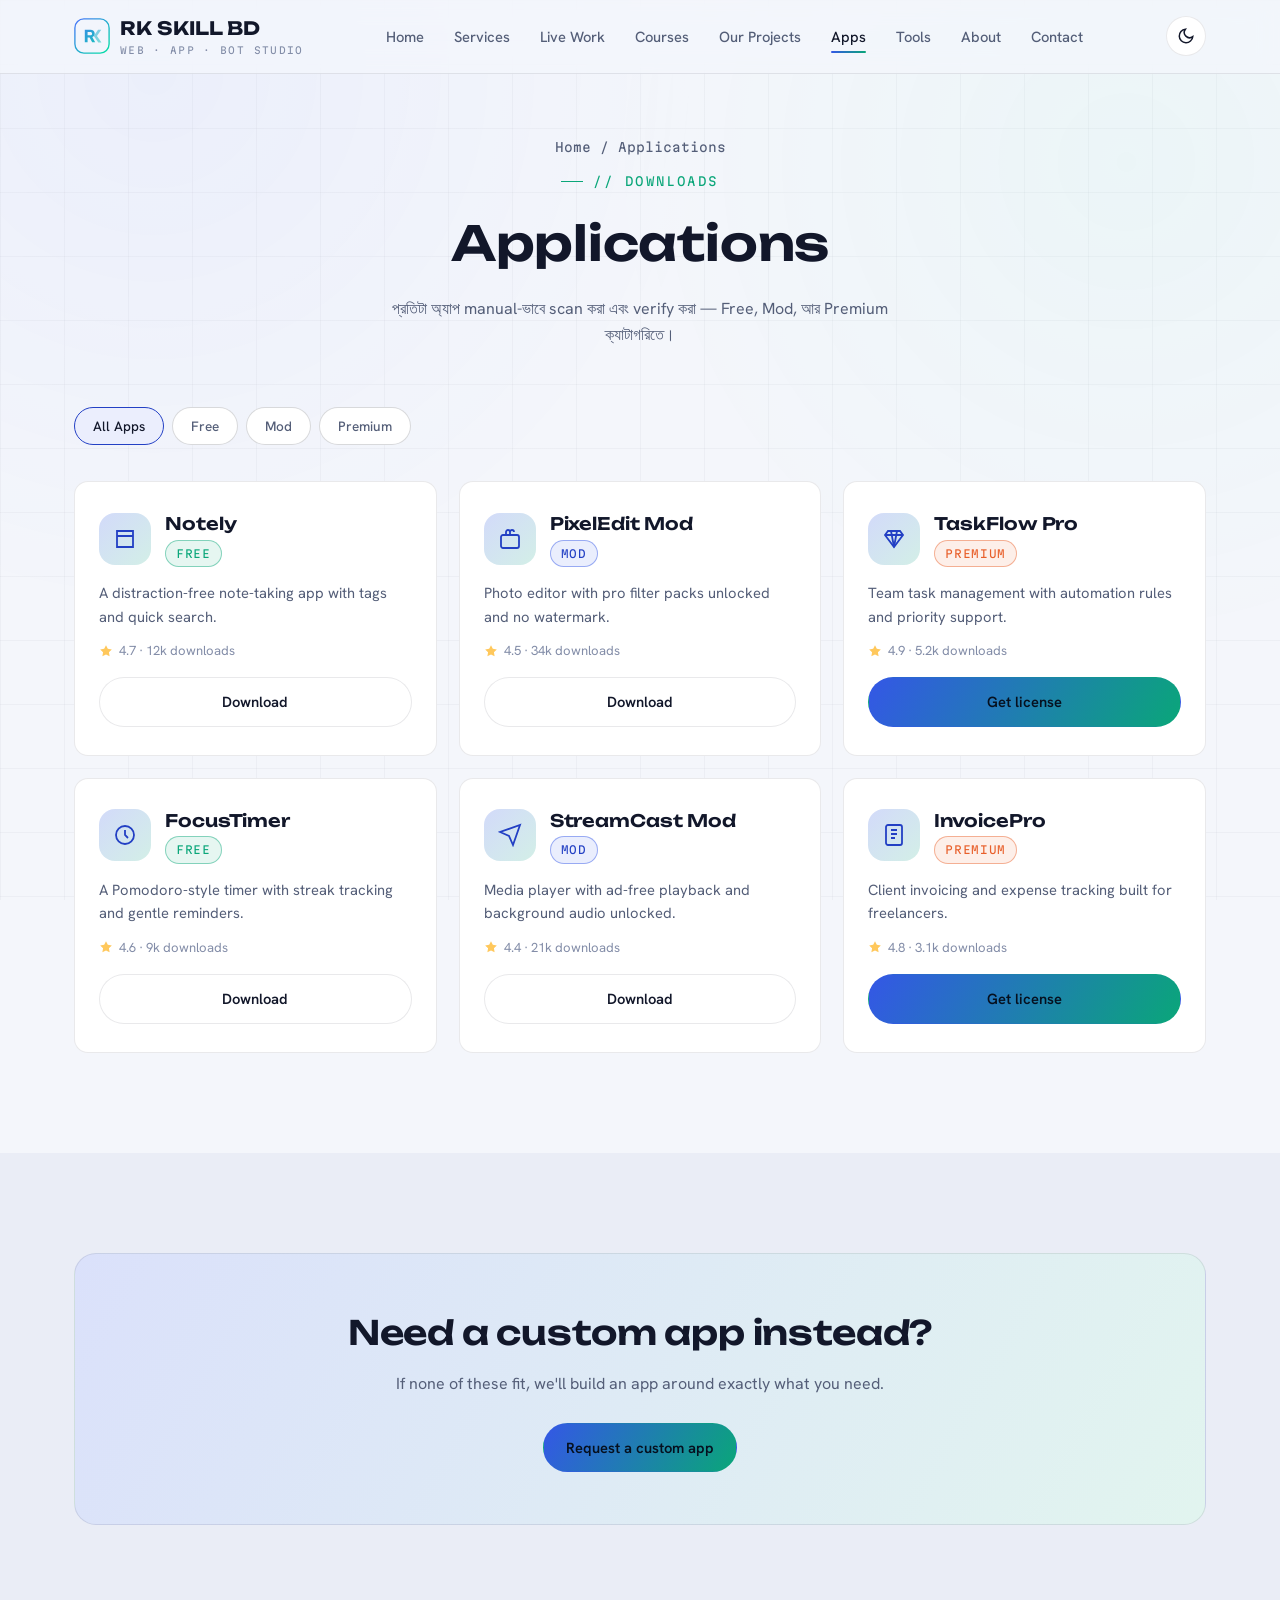
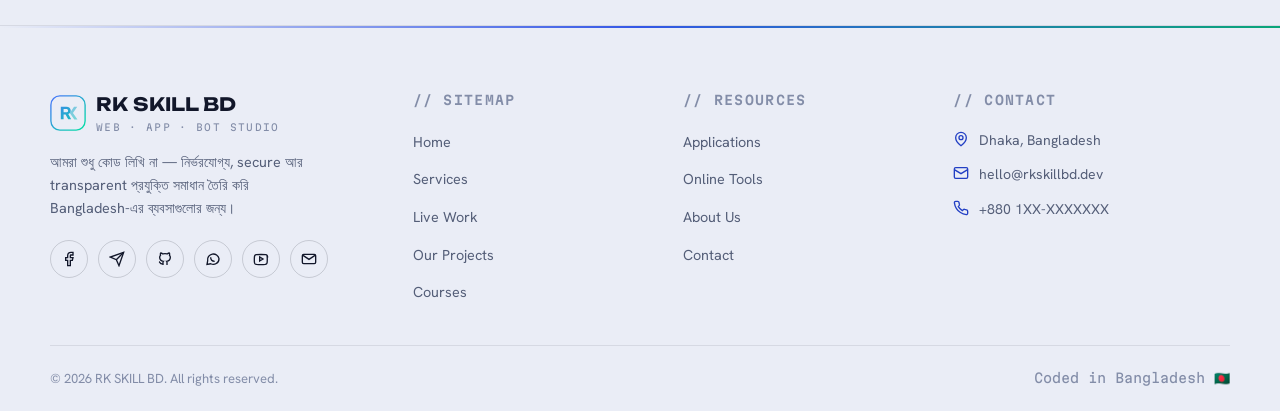
<file: applications.html>
<!DOCTYPE html>
<html lang="en" data-theme="dark">
<head>
<meta charset="UTF-8">
<meta name="viewport" content="width=device-width, initial-scale=1.0">
<title>Applications — RK SKILL BD</title>
<meta name="description" content="Free, mod, and premium applications curated and verified by RK SKILL BD.">
<link rel="icon" type="image/svg+xml" href="images/favicon.svg">
<link rel="stylesheet" href="style.css">
</head>
<body>
<div class="circuit-bg"></div>
<header class="site-header">
  <div class="navbar container">
    <a href="index.html" class="brand">
      <img src="images/logo.svg" alt="RK SKILL BD logo" width="36" height="36">
      <span>RK SKILL BD<small>Web · App · Bot Studio</small></span>
    </a>
    <nav class="nav-links" aria-label="Primary">
      <a href="index.html">Home</a>
      <a href="services.html" data-nav="services.html">Services</a>
      <a href="live-work.html" data-nav="live-work.html">Live Work</a>
      <a href="courses.html" data-nav="courses.html">Courses</a>
      <a href="projects.html" data-nav="projects.html">Our Projects</a>
      <a href="applications.html" class="active" data-nav="applications.html">Apps</a>
      <a href="tools.html" data-nav="tools.html">Tools</a>
      <a href="about.html" data-nav="about.html">About</a>
      <a href="contact.html" data-nav="contact.html">Contact</a>
    </nav>
    <div class="nav-actions">
      <button class="theme-toggle" aria-label="Toggle color theme">
        <svg class="sun" viewBox="0 0 24 24" fill="none" stroke="currentColor" stroke-width="2" stroke-linecap="round"><circle cx="12" cy="12" r="4"/><path d="M12 2v2M12 20v2M4.9 4.9l1.4 1.4M17.7 17.7l1.4 1.4M2 12h2M20 12h2M4.9 19.1l1.4-1.4M17.7 6.3l1.4-1.4"/></svg>
        <svg class="moon" viewBox="0 0 24 24" fill="none" stroke="currentColor" stroke-width="2" stroke-linecap="round"><path d="M21 12.8A9 9 0 1 1 11.2 3a7 7 0 0 0 9.8 9.8Z"/></svg>
      </button>
      <button class="nav-burger" aria-label="Toggle menu"><span></span></button>
    </div>
  </div>
</header>

<main>
<section class="page-hero container">
  <p class="breadcrumb"><a href="index.html">Home</a> / Applications</p>
  <span class="eyebrow" style="justify-content:center;margin-top:14px">// Downloads</span>
  <h1>Applications</h1>
  <p>প্রতিটা অ্যাপ manual-ভাবে scan করা এবং verify করা — Free, Mod, আর Premium ক্যাটাগরিতে।</p>
</section>

<section class="section" style="padding-top:10px">
  <div class="container">
    <div class="tabs" data-tabs="apps">
      <button class="tab-btn active" data-filter="all">All Apps</button>
      <button class="tab-btn" data-filter="free">Free</button>
      <button class="tab-btn" data-filter="mod">Mod</button>
      <button class="tab-btn" data-filter="premium">Premium</button>
    </div>

    <div class="grid grid-3">
      <div class="filter-item show" data-filter-group="apps" data-cat="free">
        <div class="card app-card">
          <div class="app-top">
            <div class="app-icon icon-tile" style="margin-bottom:0"><svg viewBox="0 0 24 24" fill="none" stroke="currentColor" stroke-width="1.8"><path d="M4 4h16v16H4z"/><path d="M4 9h16"/></svg></div>
            <div><h3 style="margin-bottom:2px">Notely</h3><span class="tag tag-accent" style="margin-top:0">Free</span></div>
          </div>
          <p>A distraction-free note-taking app with tags and quick search.</p>
          <div class="rating"><svg viewBox="0 0 24 24" fill="currentColor"><path d="m12 2 3.1 6.3 6.9 1-5 4.9 1.2 6.9L12 17.8l-6.2 3.3 1.2-6.9-5-4.9 6.9-1z"/></svg>4.7 · 12k downloads</div>
          <a href="#" class="btn btn-ghost btn-block" style="margin-top:16px">Download</a>
        </div>
      </div>
      <div class="filter-item show" data-filter-group="apps" data-cat="mod">
        <div class="card app-card">
          <div class="app-top">
            <div class="app-icon icon-tile" style="margin-bottom:0"><svg viewBox="0 0 24 24" fill="none" stroke="currentColor" stroke-width="1.8"><rect x="3" y="8" width="18" height="13" rx="2"/><path d="M12 8V5a2 2 0 0 1 4 0M8 8V5a2 2 0 0 1 4 0"/></svg></div>
            <div><h3 style="margin-bottom:2px">PixelEdit Mod</h3><span class="tag tag-primary" style="margin-top:0">Mod</span></div>
          </div>
          <p>Photo editor with pro filter packs unlocked and no watermark.</p>
          <div class="rating"><svg viewBox="0 0 24 24" fill="currentColor"><path d="m12 2 3.1 6.3 6.9 1-5 4.9 1.2 6.9L12 17.8l-6.2 3.3 1.2-6.9-5-4.9 6.9-1z"/></svg>4.5 · 34k downloads</div>
          <a href="#" class="btn btn-ghost btn-block" style="margin-top:16px">Download</a>
        </div>
      </div>
      <div class="filter-item show" data-filter-group="apps" data-cat="premium">
        <div class="card app-card">
          <div class="app-top">
            <div class="app-icon icon-tile" style="margin-bottom:0"><svg viewBox="0 0 24 24" fill="none" stroke="currentColor" stroke-width="1.8"><path d="M3 8 6 4h12l3 4-9 12z"/><path d="M3 8h18M9 4l3 16 3-16"/></svg></div>
            <div><h3 style="margin-bottom:2px">TaskFlow Pro</h3><span class="tag tag-warm" style="margin-top:0">Premium</span></div>
          </div>
          <p>Team task management with automation rules and priority support.</p>
          <div class="rating"><svg viewBox="0 0 24 24" fill="currentColor"><path d="m12 2 3.1 6.3 6.9 1-5 4.9 1.2 6.9L12 17.8l-6.2 3.3 1.2-6.9-5-4.9 6.9-1z"/></svg>4.9 · 5.2k downloads</div>
          <a href="contact.html" class="btn btn-primary btn-block" style="margin-top:16px">Get license</a>
        </div>
      </div>
      <div class="filter-item show" data-filter-group="apps" data-cat="free">
        <div class="card app-card">
          <div class="app-top">
            <div class="app-icon icon-tile" style="margin-bottom:0"><svg viewBox="0 0 24 24" fill="none" stroke="currentColor" stroke-width="1.8"><circle cx="12" cy="12" r="9"/><path d="M12 7v5l3 3"/></svg></div>
            <div><h3 style="margin-bottom:2px">FocusTimer</h3><span class="tag tag-accent" style="margin-top:0">Free</span></div>
          </div>
          <p>A Pomodoro-style timer with streak tracking and gentle reminders.</p>
          <div class="rating"><svg viewBox="0 0 24 24" fill="currentColor"><path d="m12 2 3.1 6.3 6.9 1-5 4.9 1.2 6.9L12 17.8l-6.2 3.3 1.2-6.9-5-4.9 6.9-1z"/></svg>4.6 · 9k downloads</div>
          <a href="#" class="btn btn-ghost btn-block" style="margin-top:16px">Download</a>
        </div>
      </div>
      <div class="filter-item show" data-filter-group="apps" data-cat="mod">
        <div class="card app-card">
          <div class="app-top">
            <div class="app-icon icon-tile" style="margin-bottom:0"><svg viewBox="0 0 24 24" fill="none" stroke="currentColor" stroke-width="1.8"><path d="m22 2-7 20-4-9-9-4Z"/></svg></div>
            <div><h3 style="margin-bottom:2px">StreamCast Mod</h3><span class="tag tag-primary" style="margin-top:0">Mod</span></div>
          </div>
          <p>Media player with ad-free playback and background audio unlocked.</p>
          <div class="rating"><svg viewBox="0 0 24 24" fill="currentColor"><path d="m12 2 3.1 6.3 6.9 1-5 4.9 1.2 6.9L12 17.8l-6.2 3.3 1.2-6.9-5-4.9 6.9-1z"/></svg>4.4 · 21k downloads</div>
          <a href="#" class="btn btn-ghost btn-block" style="margin-top:16px">Download</a>
        </div>
      </div>
      <div class="filter-item show" data-filter-group="apps" data-cat="premium">
        <div class="card app-card">
          <div class="app-top">
            <div class="app-icon icon-tile" style="margin-bottom:0"><svg viewBox="0 0 24 24" fill="none" stroke="currentColor" stroke-width="1.8"><rect x="4" y="2" width="16" height="20" rx="2"/><path d="M9 7h6M9 11h6M9 15h4"/></svg></div>
            <div><h3 style="margin-bottom:2px">InvoicePro</h3><span class="tag tag-warm" style="margin-top:0">Premium</span></div>
          </div>
          <p>Client invoicing and expense tracking built for freelancers.</p>
          <div class="rating"><svg viewBox="0 0 24 24" fill="currentColor"><path d="m12 2 3.1 6.3 6.9 1-5 4.9 1.2 6.9L12 17.8l-6.2 3.3 1.2-6.9-5-4.9 6.9-1z"/></svg>4.8 · 3.1k downloads</div>
          <a href="contact.html" class="btn btn-primary btn-block" style="margin-top:16px">Get license</a>
        </div>
      </div>
    </div>
  </div>
</section>

<section class="section section-alt">
  <div class="container">
    <div class="cta-band">
      <h2>Need a custom app instead?</h2>
      <p>If none of these fit, we'll build an app around exactly what you need.</p>
      <div class="cta-actions">
        <a href="contact.html" class="btn btn-primary">Request a custom app</a>
      </div>
    </div>
  </div>
</section>

</main>
<footer class="site-footer">
  <div class="container footer-top">
    <div class="footer-brand">
      <a href="index.html" class="brand">
        <img src="images/logo.svg" alt="RK SKILL BD logo" width="36" height="36">
        <span>RK SKILL BD<small>Web · App · Bot Studio</small></span>
      </a>
      <p>আমরা শুধু কোড লিখি না — নির্ভরযোগ্য, secure আর transparent প্রযুক্তি সমাধান তৈরি করি Bangladesh-এর ব্যবসাগুলোর জন্য।</p>
      <div class="footer-social">
        <a href="#" aria-label="Facebook"><svg viewBox="0 0 24 24" fill="none" stroke="currentColor" stroke-width="2"><path d="M18 2h-3a5 5 0 0 0-5 5v3H7v4h3v8h4v-8h3l1-4h-4V7a1 1 0 0 1 1-1h3z"/></svg></a>
        <a href="#" aria-label="Telegram"><svg viewBox="0 0 24 24" fill="none" stroke="currentColor" stroke-width="2"><path d="m22 2-7 20-4-9-9-4Z"/><path d="M22 2 11 13"/></svg></a>
        <a href="#" aria-label="GitHub"><svg viewBox="0 0 24 24" fill="none" stroke="currentColor" stroke-width="2"><path d="M9 19c-4.3 1.4-4.3-2.5-6-3m12 5v-3.5c0-1 .1-1.4-.5-2 2.8-.3 5.5-1.4 5.5-6a4.6 4.6 0 0 0-1.3-3.2 4.2 4.2 0 0 0-.1-3.2s-1.1-.3-3.5 1.3a12.3 12.3 0 0 0-6.2 0C6.5 2.8 5.4 3.1 5.4 3.1a4.2 4.2 0 0 0-.1 3.2A4.6 4.6 0 0 0 4 9.5c0 4.6 2.7 5.7 5.5 6-.6.6-.6 1.2-.5 2V21"/></svg></a>
        <a href="#" aria-label="WhatsApp"><svg viewBox="0 0 24 24" fill="none" stroke="currentColor" stroke-width="2"><path d="M21 11.5a8.5 8.5 0 0 1-12.4 7.6L3 20l1-5.3A8.5 8.5 0 1 1 21 11.5Z"/><path d="M8.5 9.5c0 3.5 2.5 6 6 6"/></svg></a>
        <a href="#" aria-label="YouTube"><svg viewBox="0 0 24 24" fill="none" stroke="currentColor" stroke-width="2"><path d="M21.8 8.4s-.2-1.5-.8-2.1c-.8-.8-1.7-.8-2.1-.9C16.1 5 12 5 12 5s-4.1 0-6.9.4c-.4.1-1.3.1-2.1.9-.6.6-.8 2.1-.8 2.1S2 10.1 2 11.9v1.8c0 1.8.2 3.5.2 3.5s.2 1.5.8 2.1c.8.8 1.9.7 2.4.8 1.7.2 7.3.4 7.3.4a112 112 0 0 0 5.6-.5c.4-.1 1.3-.1 2.1-.9.6-.6.8-2.1.8-2.1s.2-1.7.2-3.5v-1.8c0-1.8-.2-3.5-.2-3.5Z"/><path d="m10 15 5-3-5-3Z"/></svg></a>
        <a href="#" aria-label="Gmail"><svg viewBox="0 0 24 24" fill="none" stroke="currentColor" stroke-width="2"><rect x="2" y="5" width="20" height="14" rx="2"/><path d="m3 6.5 9 6 9-6"/></svg></a>
      </div>
    </div>
    <div class="footer-col">
      <h4>// Sitemap</h4>
      <ul>
        <li><a href="index.html">Home</a></li>
        <li><a href="services.html">Services</a></li>
        <li><a href="live-work.html">Live Work</a></li>
        <li><a href="projects.html">Our Projects</a></li>
        <li><a href="courses.html">Courses</a></li>
      </ul>
    </div>
    <div class="footer-col">
      <h4>// Resources</h4>
      <ul>
        <li><a href="applications.html">Applications</a></li>
        <li><a href="tools.html">Online Tools</a></li>
        <li><a href="about.html">About Us</a></li>
        <li><a href="contact.html">Contact</a></li>
      </ul>
    </div>
    <div class="footer-col">
      <h4>// Contact</h4>
      <ul class="footer-contact">
        <li><svg viewBox="0 0 24 24" fill="none" stroke="currentColor" stroke-width="2"><path d="M20 10c0 6-8 12-8 12s-8-6-8-12a8 8 0 0 1 16 0Z"/><circle cx="12" cy="10" r="3"/></svg>Dhaka, Bangladesh</li>
        <li><svg viewBox="0 0 24 24" fill="none" stroke="currentColor" stroke-width="2"><rect x="2" y="4" width="20" height="16" rx="2"/><path d="m2 7 10 6 10-6"/></svg>hello@rkskillbd.dev</li>
        <li><svg viewBox="0 0 24 24" fill="none" stroke="currentColor" stroke-width="2"><path d="M22 16.9v3a2 2 0 0 1-2.2 2 19.8 19.8 0 0 1-8.6-3.1 19.5 19.5 0 0 1-6-6A19.8 19.8 0 0 1 2.1 4.2 2 2 0 0 1 4 2h3a2 2 0 0 1 2 1.7c.1.9.3 1.8.6 2.7a2 2 0 0 1-.4 2.1L8 9.9a16 16 0 0 0 6 6l1.4-1.4a2 2 0 0 1 2.1-.4c.9.3 1.8.5 2.7.6a2 2 0 0 1 1.8 2Z"/></svg>+880 1XX-XXXXXXX</li>
      </ul>
    </div>
  </div>
  <div class="container footer-bottom">
    <span>© <span class="js-year"></span> RK SKILL BD. All rights reserved.</span>
    <span class="made mono">Coded in Bangladesh 🇧🇩</span>
  </div>
</footer>

<script src="script.js"></script>
</body>
</html>
</file>
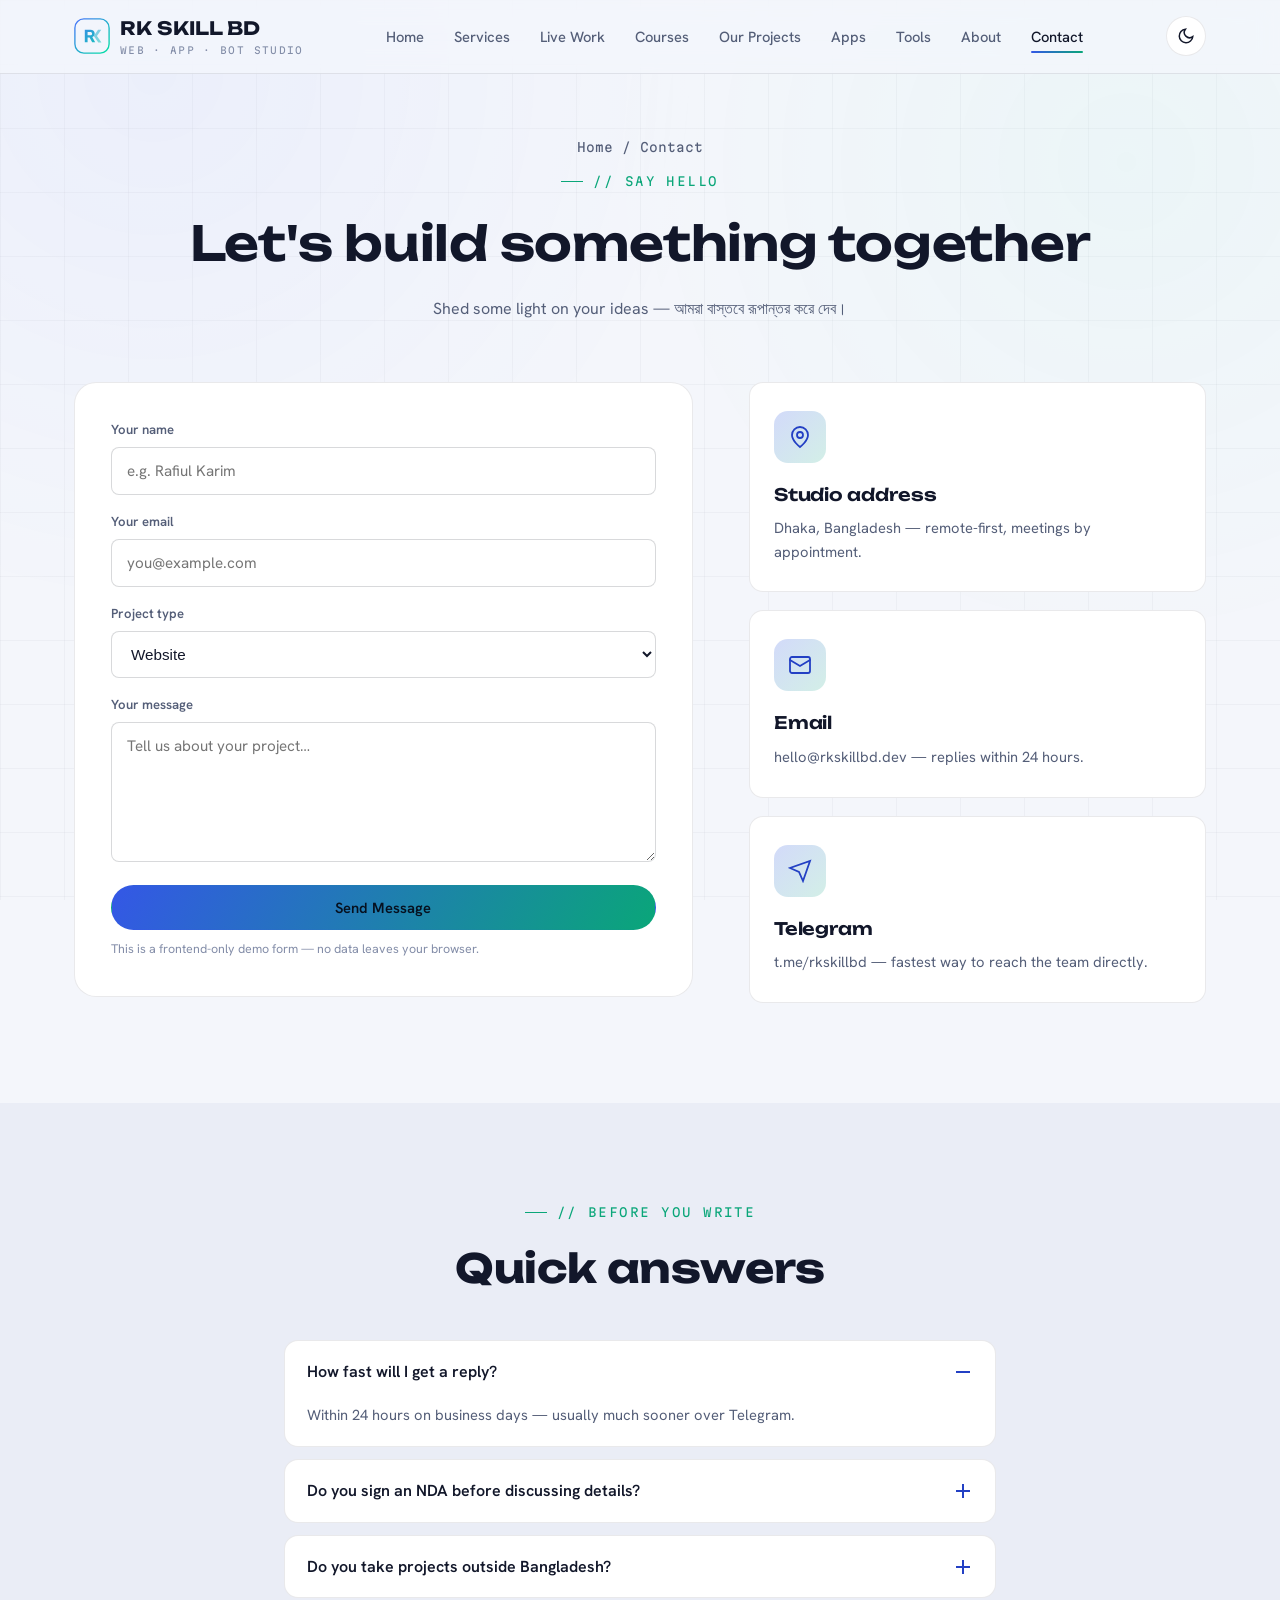
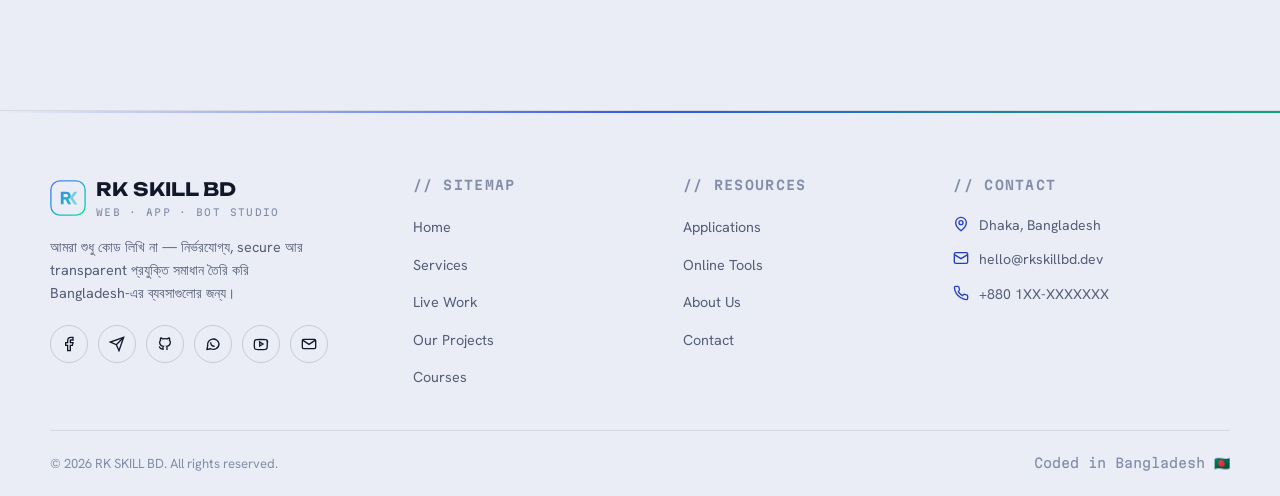
<file: contact.html>
<!DOCTYPE html>
<html lang="en" data-theme="dark">
<head>
<meta charset="UTF-8">
<meta name="viewport" content="width=device-width, initial-scale=1.0">
<title>Contact — RKS IT ZONE</title>
<meta name="description" content="Get in touch with RK SKILL BD to start your website, app, or bot project.">
<link rel="icon" type="image/svg+xml" href="images/favicon.svg">
<link rel="stylesheet" href="style.css">
</head>
<body>
<div class="circuit-bg"></div>
<header class="site-header">
  <div class="navbar container">
    <a href="index.html" class="brand">
      <img src="images/logo.svg" alt="RK SKILL BD logo" width="36" height="36">
      <span>RK SKILL BD<small>Web · App · Bot Studio</small></span>
    </a>
    <nav class="nav-links" aria-label="Primary">
      <a href="index.html">Home</a>
      <a href="services.html" data-nav="services.html">Services</a>
      <a href="live-work.html" data-nav="live-work.html">Live Work</a>
      <a href="courses.html" data-nav="courses.html">Courses</a>
      <a href="projects.html" data-nav="projects.html">Our Projects</a>
      <a href="applications.html" data-nav="applications.html">Apps</a>
      <a href="tools.html" data-nav="tools.html">Tools</a>
      <a href="about.html" data-nav="about.html">About</a>
      <a href="contact.html" class="active" data-nav="contact.html">Contact</a>
    </nav>
    <div class="nav-actions">
      <button class="theme-toggle" aria-label="Toggle color theme">
        <svg class="sun" viewBox="0 0 24 24" fill="none" stroke="currentColor" stroke-width="2" stroke-linecap="round"><circle cx="12" cy="12" r="4"/><path d="M12 2v2M12 20v2M4.9 4.9l1.4 1.4M17.7 17.7l1.4 1.4M2 12h2M20 12h2M4.9 19.1l1.4-1.4M17.7 6.3l1.4-1.4"/></svg>
        <svg class="moon" viewBox="0 0 24 24" fill="none" stroke="currentColor" stroke-width="2" stroke-linecap="round"><path d="M21 12.8A9 9 0 1 1 11.2 3a7 7 0 0 0 9.8 9.8Z"/></svg>
      </button>
      <button class="nav-burger" aria-label="Toggle menu"><span></span></button>
    </div>
  </div>
</header>

<main>
<section class="page-hero container">
  <p class="breadcrumb"><a href="index.html">Home</a> / Contact</p>
  <span class="eyebrow" style="justify-content:center;margin-top:14px">// Say Hello</span>
  <h1>Let's build something together</h1>
  <p>Shed some light on your ideas — আমরা বাস্তবে রূপান্তর করে দেব।</p>
</section>

<section class="section" style="padding-top:10px">
  <div class="container hero-grid" style="align-items:start">
    <form class="js-contact-form" style="background:var(--surface);border:1px solid var(--border);border-radius:var(--radius-l);padding:36px" novalidate>
      <div class="field">
        <label for="c-name">Your name</label>
        <input id="c-name" name="name" type="text" placeholder="e.g. Rafiul Karim" required>
      </div>
      <div class="field">
        <label for="c-email">Your email</label>
        <input id="c-email" name="email" type="email" placeholder="you@example.com" required>
      </div>
      <div class="field">
        <label for="c-project">Project type</label>
        <select id="c-project" name="project">
          <option>Website</option>
          <option>Mobile App</option>
          <option>Telegram / Discord Bot</option>
          <option>SEO &amp; Marketing</option>
          <option>Something else</option>
        </select>
      </div>
      <div class="field">
        <label for="c-message">Your message</label>
        <textarea id="c-message" name="message" placeholder="Tell us about your project…" required></textarea>
      </div>
      <button type="submit" class="btn btn-primary btn-block">Send Message</button>
      <p class="form-note">This is a frontend-only demo form — no data leaves your browser.</p>
    </form>

    <div>
      <div class="card" style="margin-bottom:18px">
        <div class="icon-tile"><svg viewBox="0 0 24 24" fill="none" stroke="currentColor" stroke-width="1.8" stroke-linecap="round"><path d="M20 10c0 6-8 12-8 12s-8-6-8-12a8 8 0 0 1 16 0Z"/><circle cx="12" cy="10" r="3"/></svg></div>
        <h3>Studio address</h3>
        <p>Dhaka, Bangladesh — remote-first, meetings by appointment.</p>
      </div>
      <div class="card" style="margin-bottom:18px">
        <div class="icon-tile"><svg viewBox="0 0 24 24" fill="none" stroke="currentColor" stroke-width="1.8" stroke-linecap="round"><rect x="2" y="4" width="20" height="16" rx="2"/><path d="m2 7 10 6 10-6"/></svg></div>
        <h3>Email</h3>
        <p>hello@rkskillbd.dev — replies within 24 hours.</p>
      </div>
      <div class="card">
        <div class="icon-tile"><svg viewBox="0 0 24 24" fill="none" stroke="currentColor" stroke-width="1.8" stroke-linecap="round"><path d="m22 2-7 20-4-9-9-4Z"/></svg></div>
        <h3>Telegram</h3>
        <p>t.me/rkskillbd — fastest way to reach the team directly.</p>
      </div>
    </div>
  </div>
</section>

<section class="section section-alt">
  <div class="container" style="max-width:760px">
    <div class="section-head" style="margin:0 auto 40px;text-align:center;align-items:center">
      <span class="eyebrow">// Before You Write</span>
      <h2>Quick answers</h2>
    </div>
    <div class="accordion">
      <div class="accordion-item open">
        <div class="accordion-head">How fast will I get a reply?<span class="plus"></span></div>
        <div class="accordion-body"><div>Within 24 hours on business days — usually much sooner over Telegram.</div></div>
      </div>
      <div class="accordion-item">
        <div class="accordion-head">Do you sign an NDA before discussing details?<span class="plus"></span></div>
        <div class="accordion-body"><div>Yes, happy to sign an NDA before you share sensitive project details.</div></div>
      </div>
      <div class="accordion-item">
        <div class="accordion-head">Do you take projects outside Bangladesh?<span class="plus"></span></div>
        <div class="accordion-body"><div>Yes — we work remotely with clients across time zones.</div></div>
      </div>
    </div>
  </div>
</section>

</main>
<footer class="site-footer">
  <div class="container footer-top">
    <div class="footer-brand">
      <a href="index.html" class="brand">
        <img src="images/logo.svg" alt="RK SKILL BD logo" width="36" height="36">
        <span>RK SKILL BD<small>Web · App · Bot Studio</small></span>
      </a>
      <p>আমরা শুধু কোড লিখি না — নির্ভরযোগ্য, secure আর transparent প্রযুক্তি সমাধান তৈরি করি Bangladesh-এর ব্যবসাগুলোর জন্য।</p>
      <div class="footer-social">
        <a href="#" aria-label="Facebook"><svg viewBox="0 0 24 24" fill="none" stroke="currentColor" stroke-width="2"><path d="M18 2h-3a5 5 0 0 0-5 5v3H7v4h3v8h4v-8h3l1-4h-4V7a1 1 0 0 1 1-1h3z"/></svg></a>
        <a href="#" aria-label="Telegram"><svg viewBox="0 0 24 24" fill="none" stroke="currentColor" stroke-width="2"><path d="m22 2-7 20-4-9-9-4Z"/><path d="M22 2 11 13"/></svg></a>
        <a href="#" aria-label="GitHub"><svg viewBox="0 0 24 24" fill="none" stroke="currentColor" stroke-width="2"><path d="M9 19c-4.3 1.4-4.3-2.5-6-3m12 5v-3.5c0-1 .1-1.4-.5-2 2.8-.3 5.5-1.4 5.5-6a4.6 4.6 0 0 0-1.3-3.2 4.2 4.2 0 0 0-.1-3.2s-1.1-.3-3.5 1.3a12.3 12.3 0 0 0-6.2 0C6.5 2.8 5.4 3.1 5.4 3.1a4.2 4.2 0 0 0-.1 3.2A4.6 4.6 0 0 0 4 9.5c0 4.6 2.7 5.7 5.5 6-.6.6-.6 1.2-.5 2V21"/></svg></a>
        <a href="#" aria-label="WhatsApp"><svg viewBox="0 0 24 24" fill="none" stroke="currentColor" stroke-width="2"><path d="M21 11.5a8.5 8.5 0 0 1-12.4 7.6L3 20l1-5.3A8.5 8.5 0 1 1 21 11.5Z"/><path d="M8.5 9.5c0 3.5 2.5 6 6 6"/></svg></a>
        <a href="#" aria-label="YouTube"><svg viewBox="0 0 24 24" fill="none" stroke="currentColor" stroke-width="2"><path d="M21.8 8.4s-.2-1.5-.8-2.1c-.8-.8-1.7-.8-2.1-.9C16.1 5 12 5 12 5s-4.1 0-6.9.4c-.4.1-1.3.1-2.1.9-.6.6-.8 2.1-.8 2.1S2 10.1 2 11.9v1.8c0 1.8.2 3.5.2 3.5s.2 1.5.8 2.1c.8.8 1.9.7 2.4.8 1.7.2 7.3.4 7.3.4a112 112 0 0 0 5.6-.5c.4-.1 1.3-.1 2.1-.9.6-.6.8-2.1.8-2.1s.2-1.7.2-3.5v-1.8c0-1.8-.2-3.5-.2-3.5Z"/><path d="m10 15 5-3-5-3Z"/></svg></a>
        <a href="#" aria-label="Gmail"><svg viewBox="0 0 24 24" fill="none" stroke="currentColor" stroke-width="2"><rect x="2" y="5" width="20" height="14" rx="2"/><path d="m3 6.5 9 6 9-6"/></svg></a>
      </div>
    </div>
    <div class="footer-col">
      <h4>// Sitemap</h4>
      <ul>
        <li><a href="index.html">Home</a></li>
        <li><a href="services.html">Services</a></li>
        <li><a href="live-work.html">Live Work</a></li>
        <li><a href="projects.html">Our Projects</a></li>
        <li><a href="courses.html">Courses</a></li>
      </ul>
    </div>
    <div class="footer-col">
      <h4>// Resources</h4>
      <ul>
        <li><a href="applications.html">Applications</a></li>
        <li><a href="tools.html">Online Tools</a></li>
        <li><a href="about.html">About Us</a></li>
        <li><a href="contact.html">Contact</a></li>
      </ul>
    </div>
    <div class="footer-col">
      <h4>// Contact</h4>
      <ul class="footer-contact">
        <li><svg viewBox="0 0 24 24" fill="none" stroke="currentColor" stroke-width="2"><path d="M20 10c0 6-8 12-8 12s-8-6-8-12a8 8 0 0 1 16 0Z"/><circle cx="12" cy="10" r="3"/></svg>Dhaka, Bangladesh</li>
        <li><svg viewBox="0 0 24 24" fill="none" stroke="currentColor" stroke-width="2"><rect x="2" y="4" width="20" height="16" rx="2"/><path d="m2 7 10 6 10-6"/></svg>hello@rkskillbd.dev</li>
        <li><svg viewBox="0 0 24 24" fill="none" stroke="currentColor" stroke-width="2"><path d="M22 16.9v3a2 2 0 0 1-2.2 2 19.8 19.8 0 0 1-8.6-3.1 19.5 19.5 0 0 1-6-6A19.8 19.8 0 0 1 2.1 4.2 2 2 0 0 1 4 2h3a2 2 0 0 1 2 1.7c.1.9.3 1.8.6 2.7a2 2 0 0 1-.4 2.1L8 9.9a16 16 0 0 0 6 6l1.4-1.4a2 2 0 0 1 2.1-.4c.9.3 1.8.5 2.7.6a2 2 0 0 1 1.8 2Z"/></svg>+880 1XX-XXXXXXX</li>
      </ul>
    </div>
  </div>
  <div class="container footer-bottom">
    <span>© <span class="js-year"></span> RK SKILL BD. All rights reserved.</span>
    <span class="made mono">Coded in Bangladesh 🇧🇩</span>
  </div>
</footer>

<script src="script.js"></script>
</body>
</html>
</file>
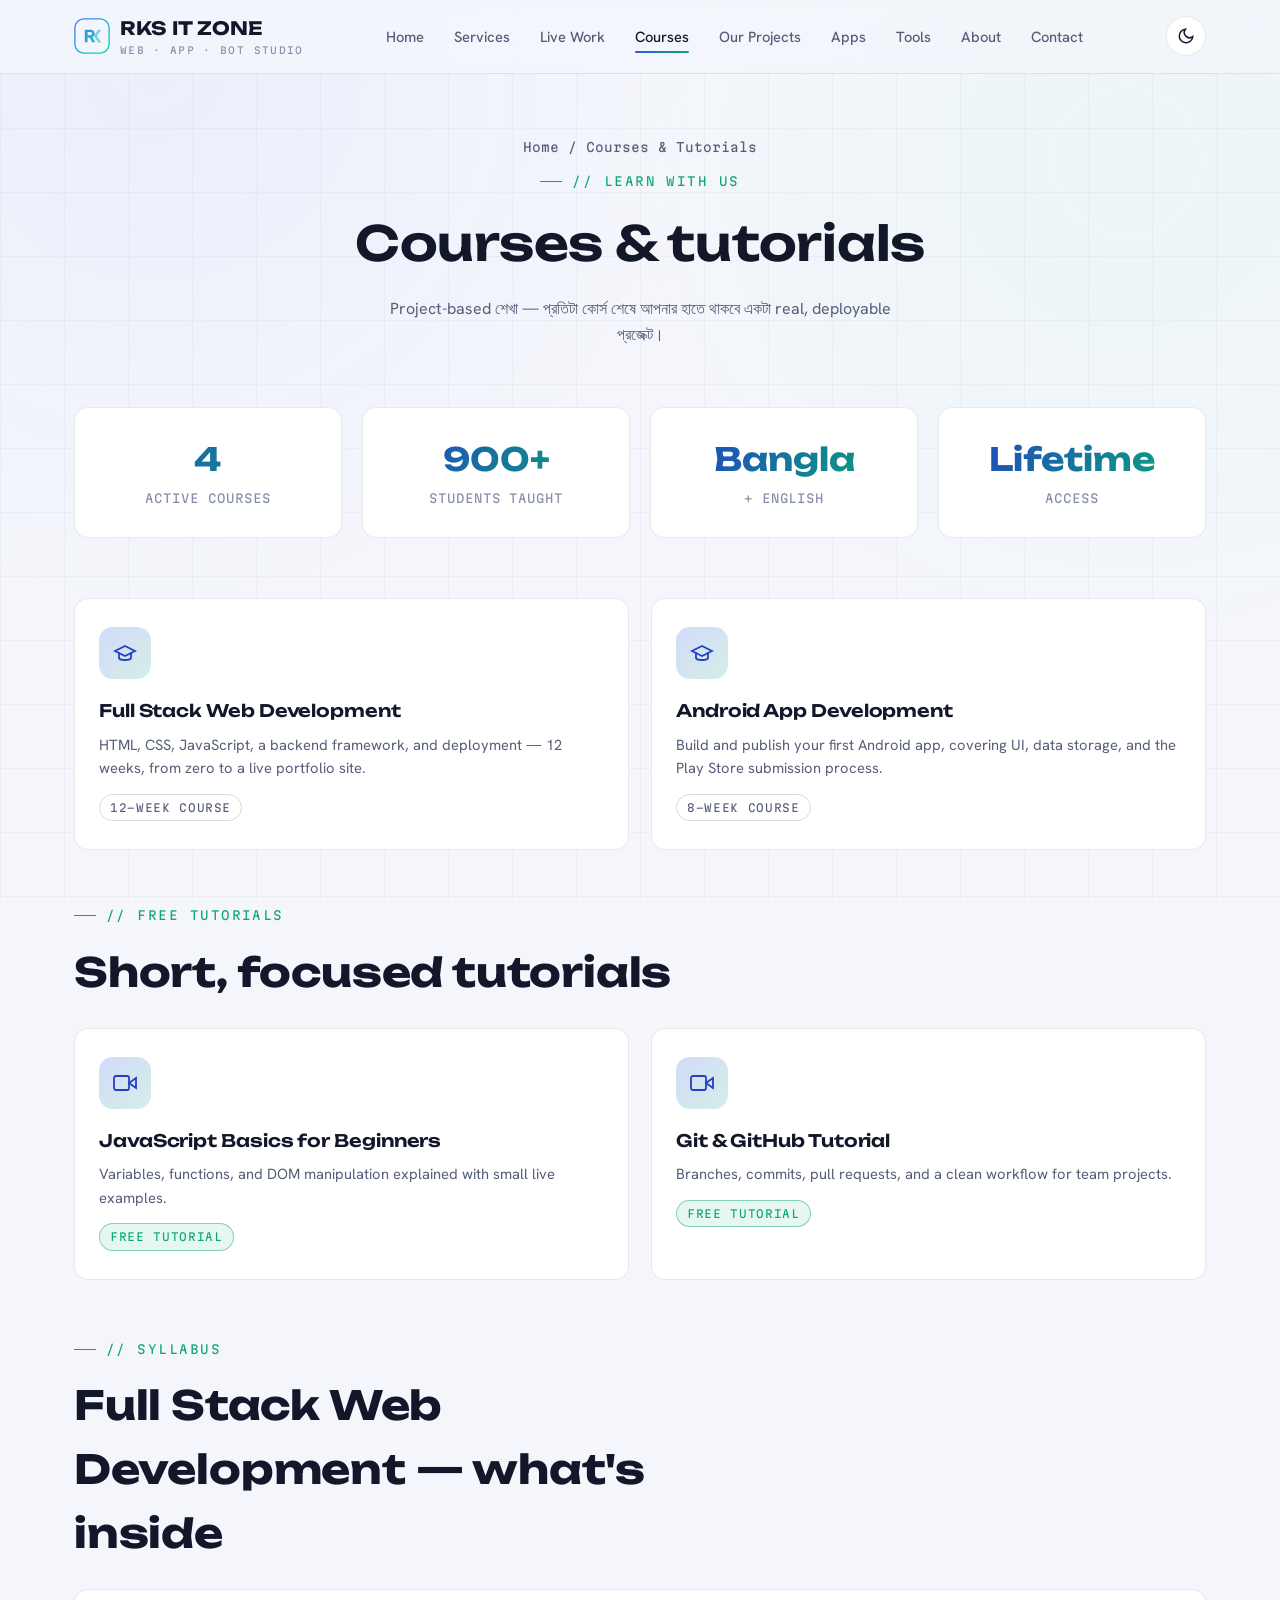
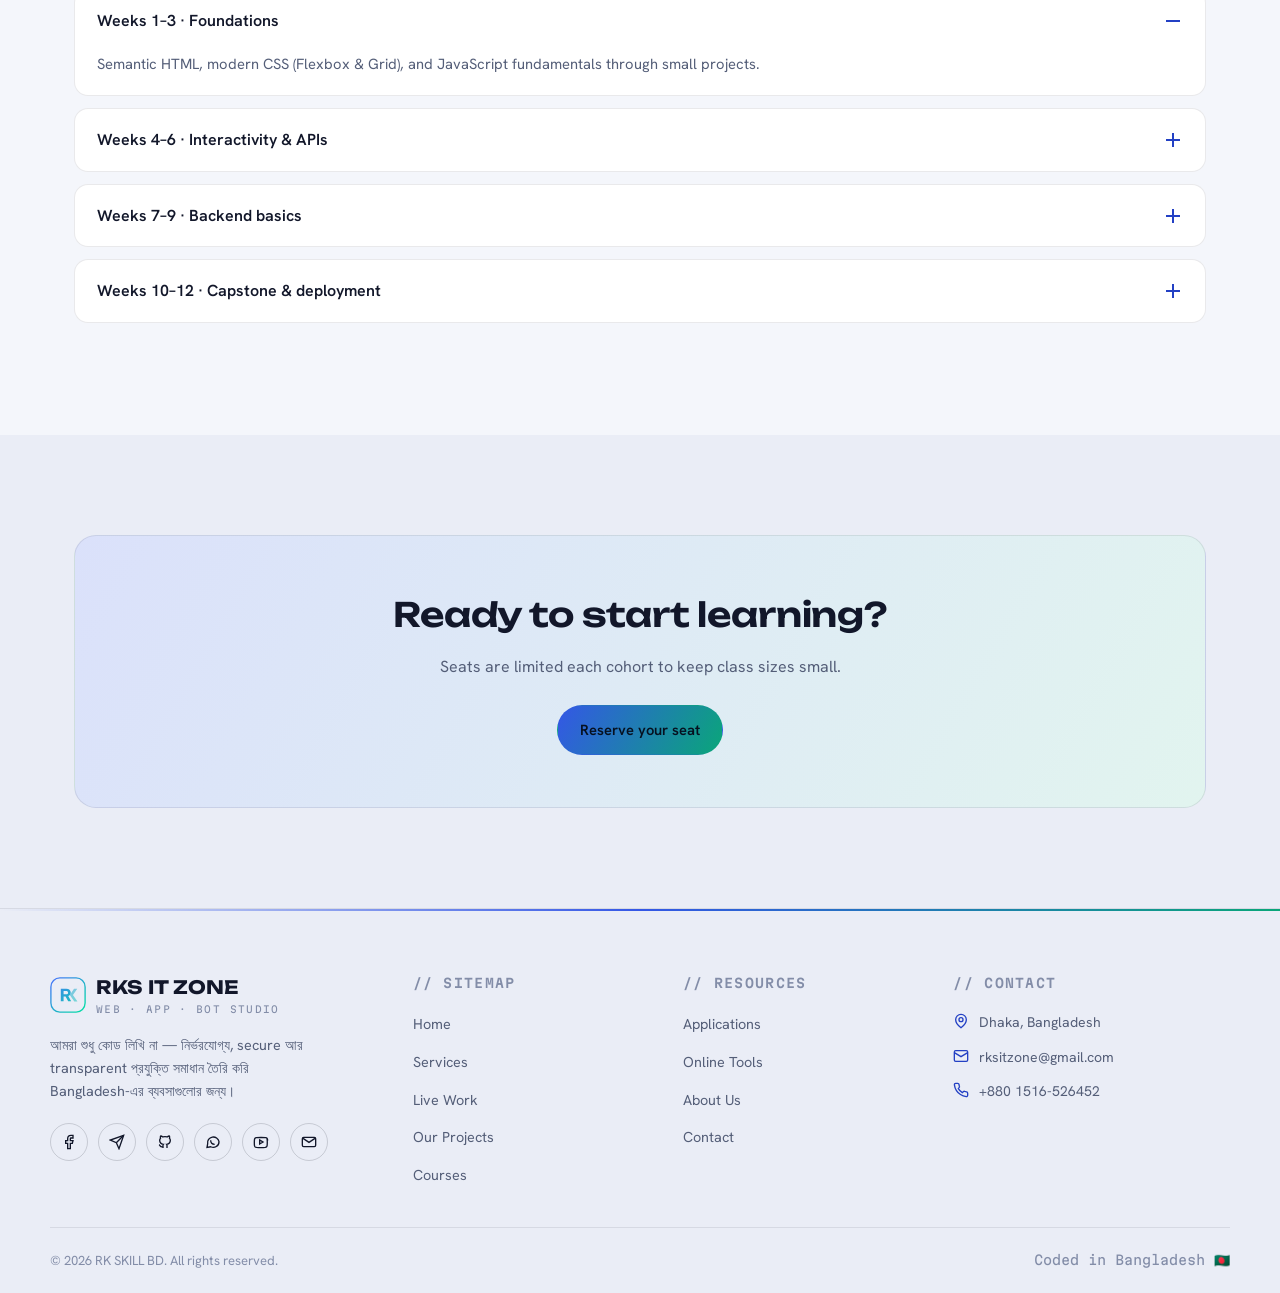
<file: courses.html>
<!DOCTYPE html>
<html lang="en" data-theme="dark">
<head>
<meta charset="UTF-8">
<meta name="viewport" content="width=device-width, initial-scale=1.0">
<title>Courses & Tutorials — RKS IT ZONE</title>
<meta name="description" content="Practical web and app development courses and free tutorials from RK SKILL BD.">
<link rel="icon" type="image/svg+xml" href="images/favicon.svg">
<link rel="stylesheet" href="style.css">
</head>
<body>
<div class="circuit-bg"></div>
<header class="site-header">
  <div class="navbar container">
    <a href="index.html" class="brand">
      <img src="images/logo.svg" alt="RK SKILL BD logo" width="36" height="36">
      <span>RKS IT ZONE<small>Web · App · Bot Studio</small></span>
    </a>
    <nav class="nav-links" aria-label="Primary">
      <a href="index.html">Home</a>
      <a href="services.html" data-nav="services.html">Services</a>
      <a href="live-work.html" data-nav="live-work.html">Live Work</a>
      <a href="courses.html" class="active" data-nav="courses.html">Courses</a>
      <a href="projects.html" data-nav="projects.html">Our Projects</a>
      <a href="applications.html" data-nav="applications.html">Apps</a>
      <a href="tools.html" data-nav="tools.html">Tools</a>
      <a href="about.html" data-nav="about.html">About</a>
      <a href="contact.html" data-nav="contact.html">Contact</a>
    </nav>
    <div class="nav-actions">
      <button class="theme-toggle" aria-label="Toggle color theme">
        <svg class="sun" viewBox="0 0 24 24" fill="none" stroke="currentColor" stroke-width="2" stroke-linecap="round"><circle cx="12" cy="12" r="4"/><path d="M12 2v2M12 20v2M4.9 4.9l1.4 1.4M17.7 17.7l1.4 1.4M2 12h2M20 12h2M4.9 19.1l1.4-1.4M17.7 6.3l1.4-1.4"/></svg>
        <svg class="moon" viewBox="0 0 24 24" fill="none" stroke="currentColor" stroke-width="2" stroke-linecap="round"><path d="M21 12.8A9 9 0 1 1 11.2 3a7 7 0 0 0 9.8 9.8Z"/></svg>
      </button>
      <button class="nav-burger" aria-label="Toggle menu"><span></span></button>
    </div>
  </div>
</header>

<main>
<section class="page-hero container">
  <p class="breadcrumb"><a href="index.html">Home</a> / Courses &amp; Tutorials</p>
  <span class="eyebrow" style="justify-content:center;margin-top:14px">// Learn With Us</span>
  <h1>Courses &amp; tutorials</h1>
  <p>Project-based শেখা — প্রতিটা কোর্স শেষে আপনার হাতে থাকবে একটা real, deployable প্রজেক্ট।</p>
</section>

<section class="section" style="padding-top:10px">
  <div class="container">
    <div class="stat-strip" style="margin-bottom:60px">
      <div class="stat-box"><strong>4</strong><span>Active Courses</span></div>
      <div class="stat-box"><strong>900+</strong><span>Students Taught</span></div>
      <div class="stat-box"><strong>Bangla</strong><span>+ English</span></div>
      <div class="stat-box"><strong>Lifetime</strong><span>Access</span></div>
    </div>

    <div class="grid grid-2">
      <div class="card">
        <div class="icon-tile"><svg viewBox="0 0 24 24" fill="none" stroke="currentColor" stroke-width="1.8" stroke-linecap="round"><path d="M22 10 12 5 2 10l10 5 10-5Z"/><path d="M6 12v5c0 1.1 2.7 2 6 2s6-.9 6-2v-5"/></svg></div>
        <h3>Full Stack Web Development</h3>
        <p>HTML, CSS, JavaScript, a backend framework, and deployment — 12 weeks, from zero to a live portfolio site.</p>
        <span class="tag">12-week course</span>
      </div>
      <div class="card">
        <div class="icon-tile"><svg viewBox="0 0 24 24" fill="none" stroke="currentColor" stroke-width="1.8" stroke-linecap="round"><path d="M22 10 12 5 2 10l10 5 10-5Z"/><path d="M6 12v5c0 1.1 2.7 2 6 2s6-.9 6-2v-5"/></svg></div>
        <h3>Android App Development</h3>
        <p>Build and publish your first Android app, covering UI, data storage, and the Play Store submission process.</p>
        <span class="tag">8-week course</span>
      </div>
    </div>

    <div class="section-head" style="margin:56px 0 24px">
      <span class="eyebrow">// Free Tutorials</span>
      <h2>Short, focused tutorials</h2>
    </div>
    <div class="grid grid-2" style="margin-bottom:60px">
      <div class="card">
        <div class="icon-tile"><svg viewBox="0 0 24 24" fill="none" stroke="currentColor" stroke-width="1.8" stroke-linecap="round"><path d="m23 7-7 5 7 5V7Z"/><rect x="1" y="5" width="15" height="14" rx="2"/></svg></div>
        <h3>JavaScript Basics for Beginners</h3>
        <p>Variables, functions, and DOM manipulation explained with small live examples.</p>
        <span class="tag tag-accent">Free tutorial</span>
      </div>
      <div class="card">
        <div class="icon-tile"><svg viewBox="0 0 24 24" fill="none" stroke="currentColor" stroke-width="1.8" stroke-linecap="round"><path d="m23 7-7 5 7 5V7Z"/><rect x="1" y="5" width="15" height="14" rx="2"/></svg></div>
        <h3>Git &amp; GitHub Tutorial</h3>
        <p>Branches, commits, pull requests, and a clean workflow for team projects.</p>
        <span class="tag tag-accent">Free tutorial</span>
      </div>
    </div>

    <div class="section-head" style="margin-bottom:24px">
      <span class="eyebrow">// Syllabus</span>
      <h2>Full Stack Web Development — what's inside</h2>
    </div>
    <div class="accordion">
      <div class="accordion-item open">
        <div class="accordion-head">Weeks 1–3 · Foundations<span class="plus"></span></div>
        <div class="accordion-body"><div>Semantic HTML, modern CSS (Flexbox &amp; Grid), and JavaScript fundamentals through small projects.</div></div>
      </div>
      <div class="accordion-item">
        <div class="accordion-head">Weeks 4–6 · Interactivity &amp; APIs<span class="plus"></span></div>
        <div class="accordion-body"><div>DOM events, fetch requests, and building a small app that talks to a public API.</div></div>
      </div>
      <div class="accordion-item">
        <div class="accordion-head">Weeks 7–9 · Backend basics<span class="plus"></span></div>
        <div class="accordion-body"><div>Server routes, databases, and authentication concepts applied to a mini project.</div></div>
      </div>
      <div class="accordion-item">
        <div class="accordion-head">Weeks 10–12 · Capstone &amp; deployment<span class="plus"></span></div>
        <div class="accordion-body"><div>Plan, build, and deploy a full project to share in your portfolio.</div></div>
      </div>
    </div>
  </div>
</section>

<section class="section section-alt">
  <div class="container">
    <div class="cta-band">
      <h2>Ready to start learning?</h2>
      <p>Seats are limited each cohort to keep class sizes small.</p>
      <div class="cta-actions">
        <a href="contact.html" class="btn btn-primary">Reserve your seat</a>
      </div>
    </div>
  </div>
</section>

</main>
<footer class="site-footer">
  <div class="container footer-top">
    <div class="footer-brand">
      <a href="index.html" class="brand">
        <img src="images/logo.svg" alt="RK SKILL BD logo" width="36" height="36">
        <span>RKS IT ZONE<small>Web · App · Bot Studio</small></span>
      </a>
      <p>আমরা শুধু কোড লিখি না — নির্ভরযোগ্য, secure আর transparent প্রযুক্তি সমাধান তৈরি করি Bangladesh-এর ব্যবসাগুলোর জন্য।</p>
      <div class="footer-social">
        <a href="#" aria-label="Facebook"><svg viewBox="0 0 24 24" fill="none" stroke="currentColor" stroke-width="2"><path d="M18 2h-3a5 5 0 0 0-5 5v3H7v4h3v8h4v-8h3l1-4h-4V7a1 1 0 0 1 1-1h3z"/></svg></a>
        <a href="#" aria-label="Telegram"><svg viewBox="0 0 24 24" fill="none" stroke="currentColor" stroke-width="2"><path d="m22 2-7 20-4-9-9-4Z"/><path d="M22 2 11 13"/></svg></a>
        <a href="#" aria-label="GitHub"><svg viewBox="0 0 24 24" fill="none" stroke="currentColor" stroke-width="2"><path d="M9 19c-4.3 1.4-4.3-2.5-6-3m12 5v-3.5c0-1 .1-1.4-.5-2 2.8-.3 5.5-1.4 5.5-6a4.6 4.6 0 0 0-1.3-3.2 4.2 4.2 0 0 0-.1-3.2s-1.1-.3-3.5 1.3a12.3 12.3 0 0 0-6.2 0C6.5 2.8 5.4 3.1 5.4 3.1a4.2 4.2 0 0 0-.1 3.2A4.6 4.6 0 0 0 4 9.5c0 4.6 2.7 5.7 5.5 6-.6.6-.6 1.2-.5 2V21"/></svg></a>
        <a href="#" aria-label="WhatsApp"><svg viewBox="0 0 24 24" fill="none" stroke="currentColor" stroke-width="2"><path d="M21 11.5a8.5 8.5 0 0 1-12.4 7.6L3 20l1-5.3A8.5 8.5 0 1 1 21 11.5Z"/><path d="M8.5 9.5c0 3.5 2.5 6 6 6"/></svg></a>
        <a href="#" aria-label="YouTube"><svg viewBox="0 0 24 24" fill="none" stroke="currentColor" stroke-width="2"><path d="M21.8 8.4s-.2-1.5-.8-2.1c-.8-.8-1.7-.8-2.1-.9C16.1 5 12 5 12 5s-4.1 0-6.9.4c-.4.1-1.3.1-2.1.9-.6.6-.8 2.1-.8 2.1S2 10.1 2 11.9v1.8c0 1.8.2 3.5.2 3.5s.2 1.5.8 2.1c.8.8 1.9.7 2.4.8 1.7.2 7.3.4 7.3.4a112 112 0 0 0 5.6-.5c.4-.1 1.3-.1 2.1-.9.6-.6.8-2.1.8-2.1s.2-1.7.2-3.5v-1.8c0-1.8-.2-3.5-.2-3.5Z"/><path d="m10 15 5-3-5-3Z"/></svg></a>
        <a href="#" aria-label="Gmail"><svg viewBox="0 0 24 24" fill="none" stroke="currentColor" stroke-width="2"><rect x="2" y="5" width="20" height="14" rx="2"/><path d="m3 6.5 9 6 9-6"/></svg></a>
      </div>
    </div>
    <div class="footer-col">
      <h4>// Sitemap</h4>
      <ul>
        <li><a href="index.html">Home</a></li>
        <li><a href="services.html">Services</a></li>
        <li><a href="live-work.html">Live Work</a></li>
        <li><a href="projects.html">Our Projects</a></li>
        <li><a href="courses.html">Courses</a></li>
      </ul>
    </div>
    <div class="footer-col">
      <h4>// Resources</h4>
      <ul>
        <li><a href="applications.html">Applications</a></li>
        <li><a href="tools.html">Online Tools</a></li>
        <li><a href="about.html">About Us</a></li>
        <li><a href="contact.html">Contact</a></li>
      </ul>
    </div>
    <div class="footer-col">
      <h4>// Contact</h4>
      <ul class="footer-contact">
        <li><svg viewBox="0 0 24 24" fill="none" stroke="currentColor" stroke-width="2"><path d="M20 10c0 6-8 12-8 12s-8-6-8-12a8 8 0 0 1 16 0Z"/><circle cx="12" cy="10" r="3"/></svg>Dhaka, Bangladesh</li>
        <li><svg viewBox="0 0 24 24" fill="none" stroke="currentColor" stroke-width="2"><rect x="2" y="4" width="20" height="16" rx="2"/><path d="m2 7 10 6 10-6"/></svg>rksitzone@gmail.com</li>
        <li><svg viewBox="0 0 24 24" fill="none" stroke="currentColor" stroke-width="2"><path d="M22 16.9v3a2 2 0 0 1-2.2 2 19.8 19.8 0 0 1-8.6-3.1 19.5 19.5 0 0 1-6-6A19.8 19.8 0 0 1 2.1 4.2 2 2 0 0 1 4 2h3a2 2 0 0 1 2 1.7c.1.9.3 1.8.6 2.7a2 2 0 0 1-.4 2.1L8 9.9a16 16 0 0 0 6 6l1.4-1.4a2 2 0 0 1 2.1-.4c.9.3 1.8.5 2.7.6a2 2 0 0 1 1.8 2Z"/></svg>+880 1516-526452</li>
      </ul>
    </div>
  </div>
  <div class="container footer-bottom">
    <span>© <span class="js-year"></span> RK SKILL BD. All rights reserved.</span>
    <span class="made mono">Coded in Bangladesh 🇧🇩</span>
  </div>
</footer>

<script src="script.js"></script>
</body>
</html>
</file>
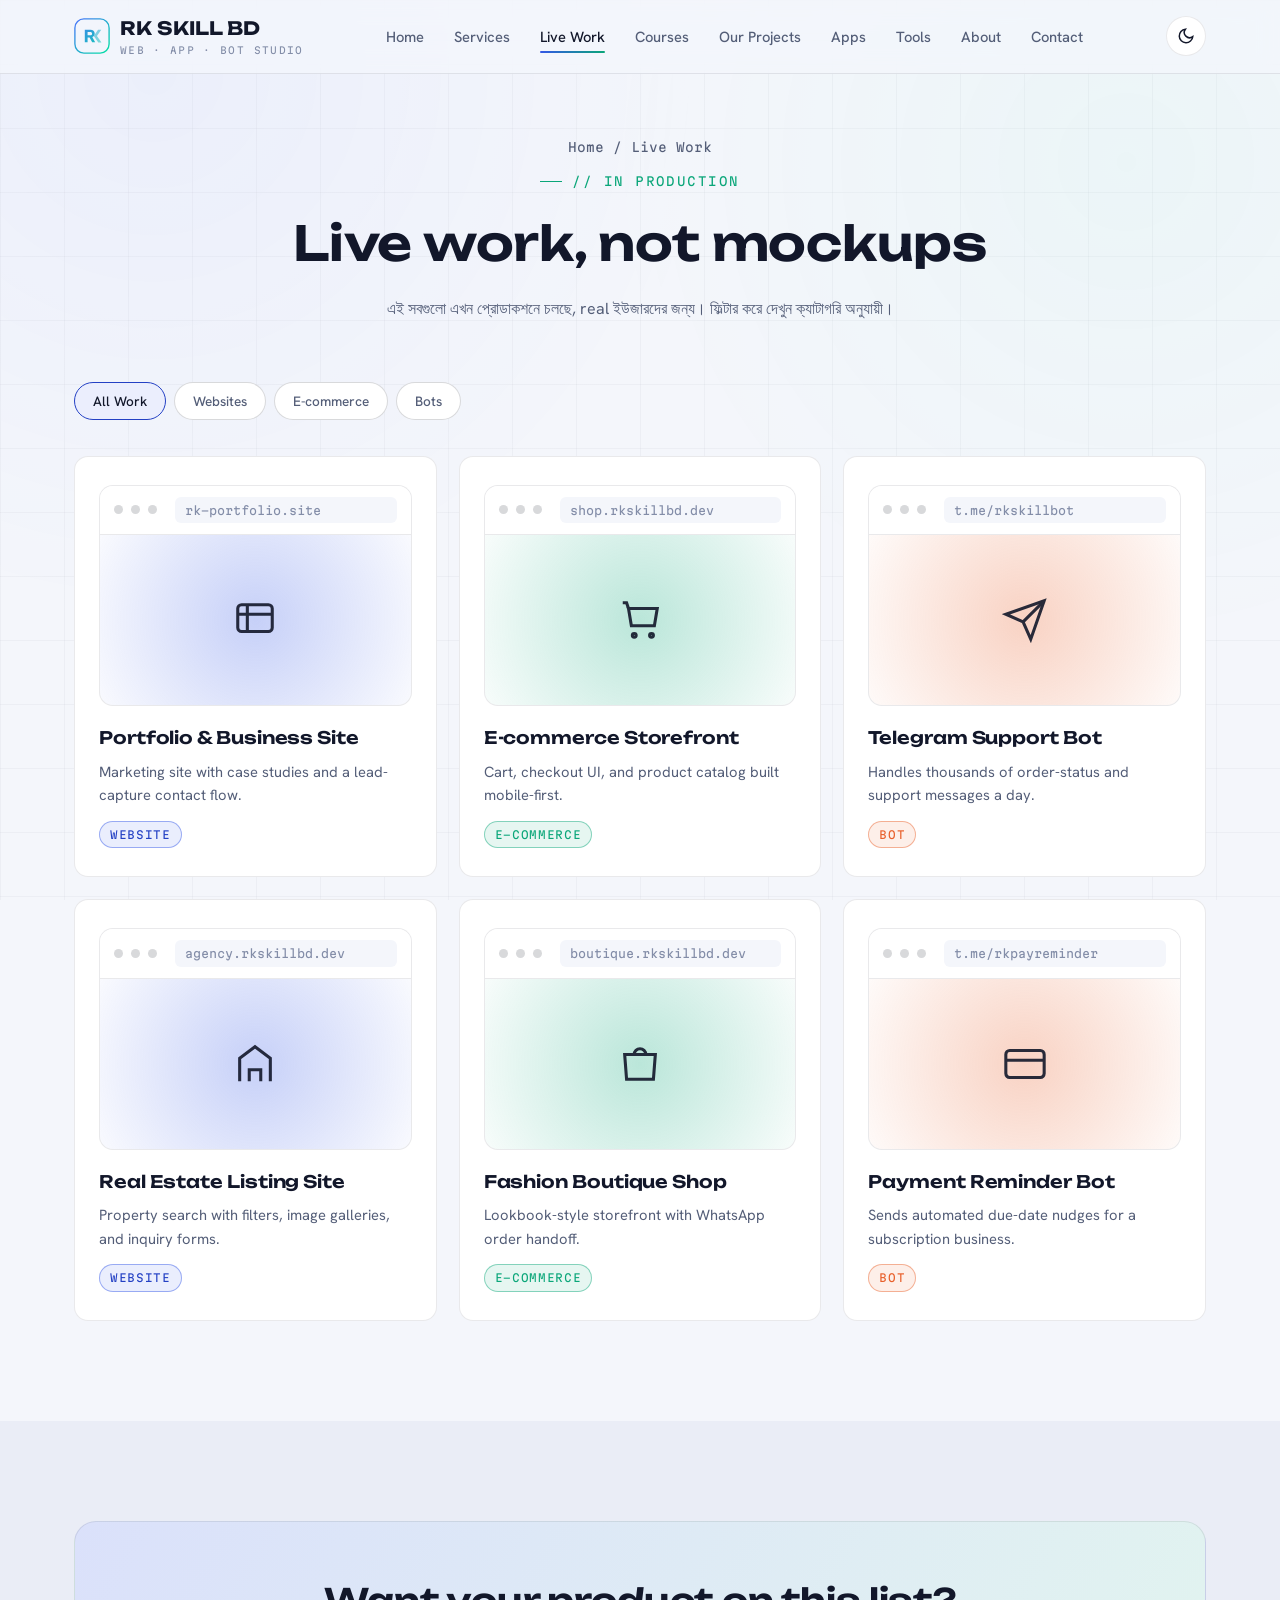
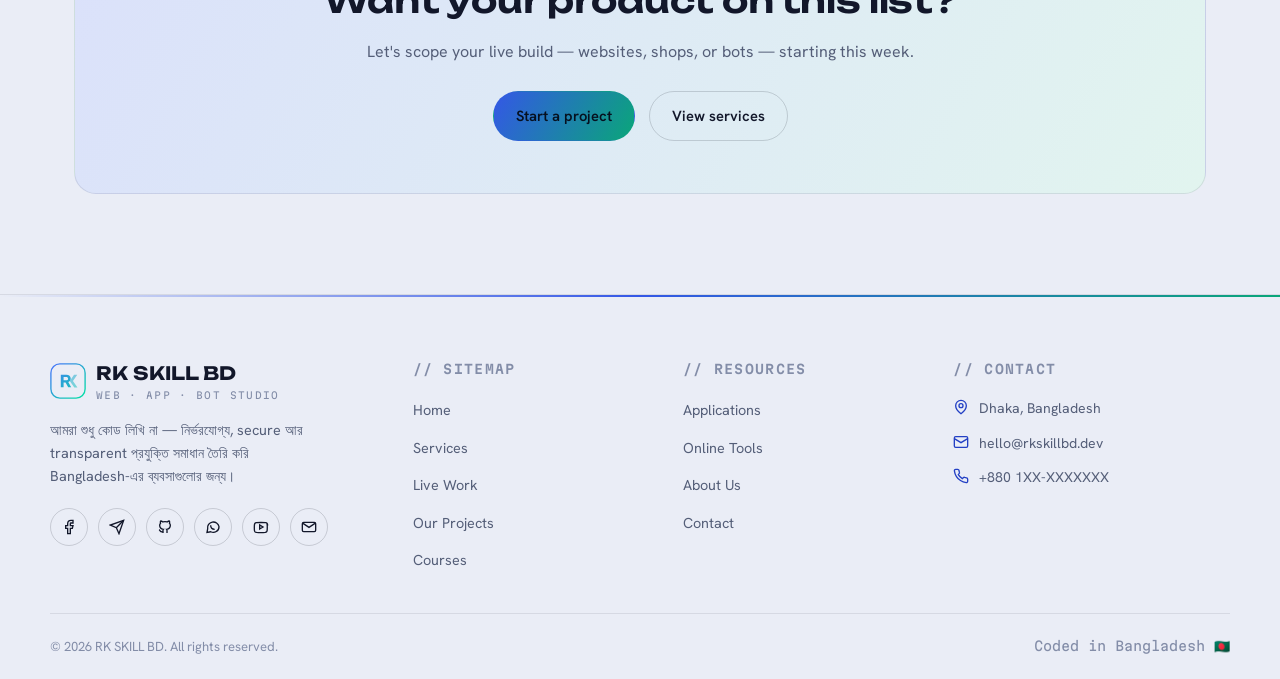
<file: live-work.html>
<!DOCTYPE html>
<html lang="en" data-theme="dark">
<head>
<meta charset="UTF-8">
<meta name="viewport" content="width=device-width, initial-scale=1.0">
<title>Live Work — RK SKILL BD</title>
<meta name="description" content="Live, in-production websites, shops, and bots built by RK SKILL BD.">
<link rel="icon" type="image/svg+xml" href="images/favicon.svg">
<link rel="stylesheet" href="style.css">
</head>
<body>
<div class="circuit-bg"></div>
<header class="site-header">
  <div class="navbar container">
    <a href="index.html" class="brand">
      <img src="images/logo.svg" alt="RK SKILL BD logo" width="36" height="36">
      <span>RK SKILL BD<small>Web · App · Bot Studio</small></span>
    </a>
    <nav class="nav-links" aria-label="Primary">
      <a href="index.html">Home</a>
      <a href="services.html" data-nav="services.html">Services</a>
      <a href="live-work.html" class="active" data-nav="live-work.html">Live Work</a>
      <a href="courses.html" data-nav="courses.html">Courses</a>
      <a href="projects.html" data-nav="projects.html">Our Projects</a>
      <a href="applications.html" data-nav="applications.html">Apps</a>
      <a href="tools.html" data-nav="tools.html">Tools</a>
      <a href="about.html" data-nav="about.html">About</a>
      <a href="contact.html" data-nav="contact.html">Contact</a>
    </nav>
    <div class="nav-actions">
      <button class="theme-toggle" aria-label="Toggle color theme">
        <svg class="sun" viewBox="0 0 24 24" fill="none" stroke="currentColor" stroke-width="2" stroke-linecap="round"><circle cx="12" cy="12" r="4"/><path d="M12 2v2M12 20v2M4.9 4.9l1.4 1.4M17.7 17.7l1.4 1.4M2 12h2M20 12h2M4.9 19.1l1.4-1.4M17.7 6.3l1.4-1.4"/></svg>
        <svg class="moon" viewBox="0 0 24 24" fill="none" stroke="currentColor" stroke-width="2" stroke-linecap="round"><path d="M21 12.8A9 9 0 1 1 11.2 3a7 7 0 0 0 9.8 9.8Z"/></svg>
      </button>
      <button class="nav-burger" aria-label="Toggle menu"><span></span></button>
    </div>
  </div>
</header>

<main>
<section class="page-hero container">
  <p class="breadcrumb"><a href="index.html">Home</a> / Live Work</p>
  <span class="eyebrow" style="justify-content:center;margin-top:14px">// In Production</span>
  <h1>Live work, not mockups</h1>
  <p>এই সবগুলো এখন প্রোডাকশনে চলছে, real ইউজারদের জন্য। ফিল্টার করে দেখুন ক্যাটাগরি অনুযায়ী।</p>
</section>

<section class="section" style="padding-top:10px">
  <div class="container">
    <div class="tabs" data-tabs="live">
      <button class="tab-btn active" data-filter="all">All Work</button>
      <button class="tab-btn" data-filter="website">Websites</button>
      <button class="tab-btn" data-filter="ecommerce">E-commerce</button>
      <button class="tab-btn" data-filter="bot">Bots</button>
    </div>

    <div class="grid grid-3">
      <div class="filter-item show" data-filter-group="live" data-cat="website">
        <div class="card">
          <div class="browser-frame">
            <div class="browser-bar"><span></span><span></span><span></span><div class="url mono">rk-portfolio.site</div></div>
            <div class="browser-screen" style="--gscolor:var(--primary)"><div class="glow"></div><svg viewBox="0 0 24 24" fill="none" stroke="currentColor" stroke-width="1.6"><rect x="3" y="4" width="18" height="14" rx="2"/><path d="M3 9h18M8 4v14"/></svg></div>
          </div>
          <h3 style="margin-top:18px">Portfolio &amp; Business Site</h3>
          <p>Marketing site with case studies and a lead-capture contact flow.</p>
          <span class="tag tag-primary">Website</span>
        </div>
      </div>
      <div class="filter-item show" data-filter-group="live" data-cat="ecommerce">
        <div class="card">
          <div class="browser-frame">
            <div class="browser-bar"><span></span><span></span><span></span><div class="url mono">shop.rkskillbd.dev</div></div>
            <div class="browser-screen" style="--gscolor:var(--accent)"><div class="glow"></div><svg viewBox="0 0 24 24" fill="none" stroke="currentColor" stroke-width="1.6"><path d="M6 6h15l-1.5 9h-12z"/><circle cx="9" cy="20" r="1"/><circle cx="18" cy="20" r="1"/><path d="M3 3h2l1 3"/></svg></div>
          </div>
          <h3 style="margin-top:18px">E-commerce Storefront</h3>
          <p>Cart, checkout UI, and product catalog built mobile-first.</p>
          <span class="tag tag-accent">E-commerce</span>
        </div>
      </div>
      <div class="filter-item show" data-filter-group="live" data-cat="bot">
        <div class="card">
          <div class="browser-frame">
            <div class="browser-bar"><span></span><span></span><span></span><div class="url mono">t.me/rkskillbot</div></div>
            <div class="browser-screen" style="--gscolor:var(--warm)"><div class="glow"></div><svg viewBox="0 0 24 24" fill="none" stroke="currentColor" stroke-width="1.6"><path d="m22 2-7 20-4-9-9-4Z"/><path d="M22 2 11 13"/></svg></div>
          </div>
          <h3 style="margin-top:18px">Telegram Support Bot</h3>
          <p>Handles thousands of order-status and support messages a day.</p>
          <span class="tag tag-warm">Bot</span>
        </div>
      </div>
      <div class="filter-item show" data-filter-group="live" data-cat="website">
        <div class="card">
          <div class="browser-frame">
            <div class="browser-bar"><span></span><span></span><span></span><div class="url mono">agency.rkskillbd.dev</div></div>
            <div class="browser-screen" style="--gscolor:var(--primary)"><div class="glow"></div><svg viewBox="0 0 24 24" fill="none" stroke="currentColor" stroke-width="1.6"><path d="M4 21V9l8-6 8 6v12"/><path d="M9 21v-6h6v6"/></svg></div>
          </div>
          <h3 style="margin-top:18px">Real Estate Listing Site</h3>
          <p>Property search with filters, image galleries, and inquiry forms.</p>
          <span class="tag tag-primary">Website</span>
        </div>
      </div>
      <div class="filter-item show" data-filter-group="live" data-cat="ecommerce">
        <div class="card">
          <div class="browser-frame">
            <div class="browser-bar"><span></span><span></span><span></span><div class="url mono">boutique.rkskillbd.dev</div></div>
            <div class="browser-screen" style="--gscolor:var(--accent)"><div class="glow"></div><svg viewBox="0 0 24 24" fill="none" stroke="currentColor" stroke-width="1.6"><path d="M20 7H4l1 13h14zM9 7a3 3 0 0 1 6 0"/></svg></div>
          </div>
          <h3 style="margin-top:18px">Fashion Boutique Shop</h3>
          <p>Lookbook-style storefront with WhatsApp order handoff.</p>
          <span class="tag tag-accent">E-commerce</span>
        </div>
      </div>
      <div class="filter-item show" data-filter-group="live" data-cat="bot">
        <div class="card">
          <div class="browser-frame">
            <div class="browser-bar"><span></span><span></span><span></span><div class="url mono">t.me/rkpayreminder</div></div>
            <div class="browser-screen" style="--gscolor:var(--warm)"><div class="glow"></div><svg viewBox="0 0 24 24" fill="none" stroke="currentColor" stroke-width="1.6"><rect x="2" y="5" width="20" height="14" rx="2"/><path d="M2 10h20"/></svg></div>
          </div>
          <h3 style="margin-top:18px">Payment Reminder Bot</h3>
          <p>Sends automated due-date nudges for a subscription business.</p>
          <span class="tag tag-warm">Bot</span>
        </div>
      </div>
    </div>
  </div>
</section>

<section class="section section-alt">
  <div class="container">
    <div class="cta-band">
      <h2>Want your product on this list?</h2>
      <p>Let's scope your live build — websites, shops, or bots — starting this week.</p>
      <div class="cta-actions">
        <a href="contact.html" class="btn btn-primary">Start a project</a>
        <a href="services.html" class="btn btn-outline">View services</a>
      </div>
    </div>
  </div>
</section>

</main>
<footer class="site-footer">
  <div class="container footer-top">
    <div class="footer-brand">
      <a href="index.html" class="brand">
        <img src="images/logo.svg" alt="RK SKILL BD logo" width="36" height="36">
        <span>RK SKILL BD<small>Web · App · Bot Studio</small></span>
      </a>
      <p>আমরা শুধু কোড লিখি না — নির্ভরযোগ্য, secure আর transparent প্রযুক্তি সমাধান তৈরি করি Bangladesh-এর ব্যবসাগুলোর জন্য।</p>
      <div class="footer-social">
        <a href="#" aria-label="Facebook"><svg viewBox="0 0 24 24" fill="none" stroke="currentColor" stroke-width="2"><path d="M18 2h-3a5 5 0 0 0-5 5v3H7v4h3v8h4v-8h3l1-4h-4V7a1 1 0 0 1 1-1h3z"/></svg></a>
        <a href="#" aria-label="Telegram"><svg viewBox="0 0 24 24" fill="none" stroke="currentColor" stroke-width="2"><path d="m22 2-7 20-4-9-9-4Z"/><path d="M22 2 11 13"/></svg></a>
        <a href="#" aria-label="GitHub"><svg viewBox="0 0 24 24" fill="none" stroke="currentColor" stroke-width="2"><path d="M9 19c-4.3 1.4-4.3-2.5-6-3m12 5v-3.5c0-1 .1-1.4-.5-2 2.8-.3 5.5-1.4 5.5-6a4.6 4.6 0 0 0-1.3-3.2 4.2 4.2 0 0 0-.1-3.2s-1.1-.3-3.5 1.3a12.3 12.3 0 0 0-6.2 0C6.5 2.8 5.4 3.1 5.4 3.1a4.2 4.2 0 0 0-.1 3.2A4.6 4.6 0 0 0 4 9.5c0 4.6 2.7 5.7 5.5 6-.6.6-.6 1.2-.5 2V21"/></svg></a>
        <a href="#" aria-label="WhatsApp"><svg viewBox="0 0 24 24" fill="none" stroke="currentColor" stroke-width="2"><path d="M21 11.5a8.5 8.5 0 0 1-12.4 7.6L3 20l1-5.3A8.5 8.5 0 1 1 21 11.5Z"/><path d="M8.5 9.5c0 3.5 2.5 6 6 6"/></svg></a>
        <a href="#" aria-label="YouTube"><svg viewBox="0 0 24 24" fill="none" stroke="currentColor" stroke-width="2"><path d="M21.8 8.4s-.2-1.5-.8-2.1c-.8-.8-1.7-.8-2.1-.9C16.1 5 12 5 12 5s-4.1 0-6.9.4c-.4.1-1.3.1-2.1.9-.6.6-.8 2.1-.8 2.1S2 10.1 2 11.9v1.8c0 1.8.2 3.5.2 3.5s.2 1.5.8 2.1c.8.8 1.9.7 2.4.8 1.7.2 7.3.4 7.3.4a112 112 0 0 0 5.6-.5c.4-.1 1.3-.1 2.1-.9.6-.6.8-2.1.8-2.1s.2-1.7.2-3.5v-1.8c0-1.8-.2-3.5-.2-3.5Z"/><path d="m10 15 5-3-5-3Z"/></svg></a>
        <a href="#" aria-label="Gmail"><svg viewBox="0 0 24 24" fill="none" stroke="currentColor" stroke-width="2"><rect x="2" y="5" width="20" height="14" rx="2"/><path d="m3 6.5 9 6 9-6"/></svg></a>
      </div>
    </div>
    <div class="footer-col">
      <h4>// Sitemap</h4>
      <ul>
        <li><a href="index.html">Home</a></li>
        <li><a href="services.html">Services</a></li>
        <li><a href="live-work.html">Live Work</a></li>
        <li><a href="projects.html">Our Projects</a></li>
        <li><a href="courses.html">Courses</a></li>
      </ul>
    </div>
    <div class="footer-col">
      <h4>// Resources</h4>
      <ul>
        <li><a href="applications.html">Applications</a></li>
        <li><a href="tools.html">Online Tools</a></li>
        <li><a href="about.html">About Us</a></li>
        <li><a href="contact.html">Contact</a></li>
      </ul>
    </div>
    <div class="footer-col">
      <h4>// Contact</h4>
      <ul class="footer-contact">
        <li><svg viewBox="0 0 24 24" fill="none" stroke="currentColor" stroke-width="2"><path d="M20 10c0 6-8 12-8 12s-8-6-8-12a8 8 0 0 1 16 0Z"/><circle cx="12" cy="10" r="3"/></svg>Dhaka, Bangladesh</li>
        <li><svg viewBox="0 0 24 24" fill="none" stroke="currentColor" stroke-width="2"><rect x="2" y="4" width="20" height="16" rx="2"/><path d="m2 7 10 6 10-6"/></svg>hello@rkskillbd.dev</li>
        <li><svg viewBox="0 0 24 24" fill="none" stroke="currentColor" stroke-width="2"><path d="M22 16.9v3a2 2 0 0 1-2.2 2 19.8 19.8 0 0 1-8.6-3.1 19.5 19.5 0 0 1-6-6A19.8 19.8 0 0 1 2.1 4.2 2 2 0 0 1 4 2h3a2 2 0 0 1 2 1.7c.1.9.3 1.8.6 2.7a2 2 0 0 1-.4 2.1L8 9.9a16 16 0 0 0 6 6l1.4-1.4a2 2 0 0 1 2.1-.4c.9.3 1.8.5 2.7.6a2 2 0 0 1 1.8 2Z"/></svg>+880 1XX-XXXXXXX</li>
      </ul>
    </div>
  </div>
  <div class="container footer-bottom">
    <span>© <span class="js-year"></span> RK SKILL BD. All rights reserved.</span>
    <span class="made mono">Coded in Bangladesh 🇧🇩</span>
  </div>
</footer>

<script src="script.js"></script>
</body>
</html>
</file>
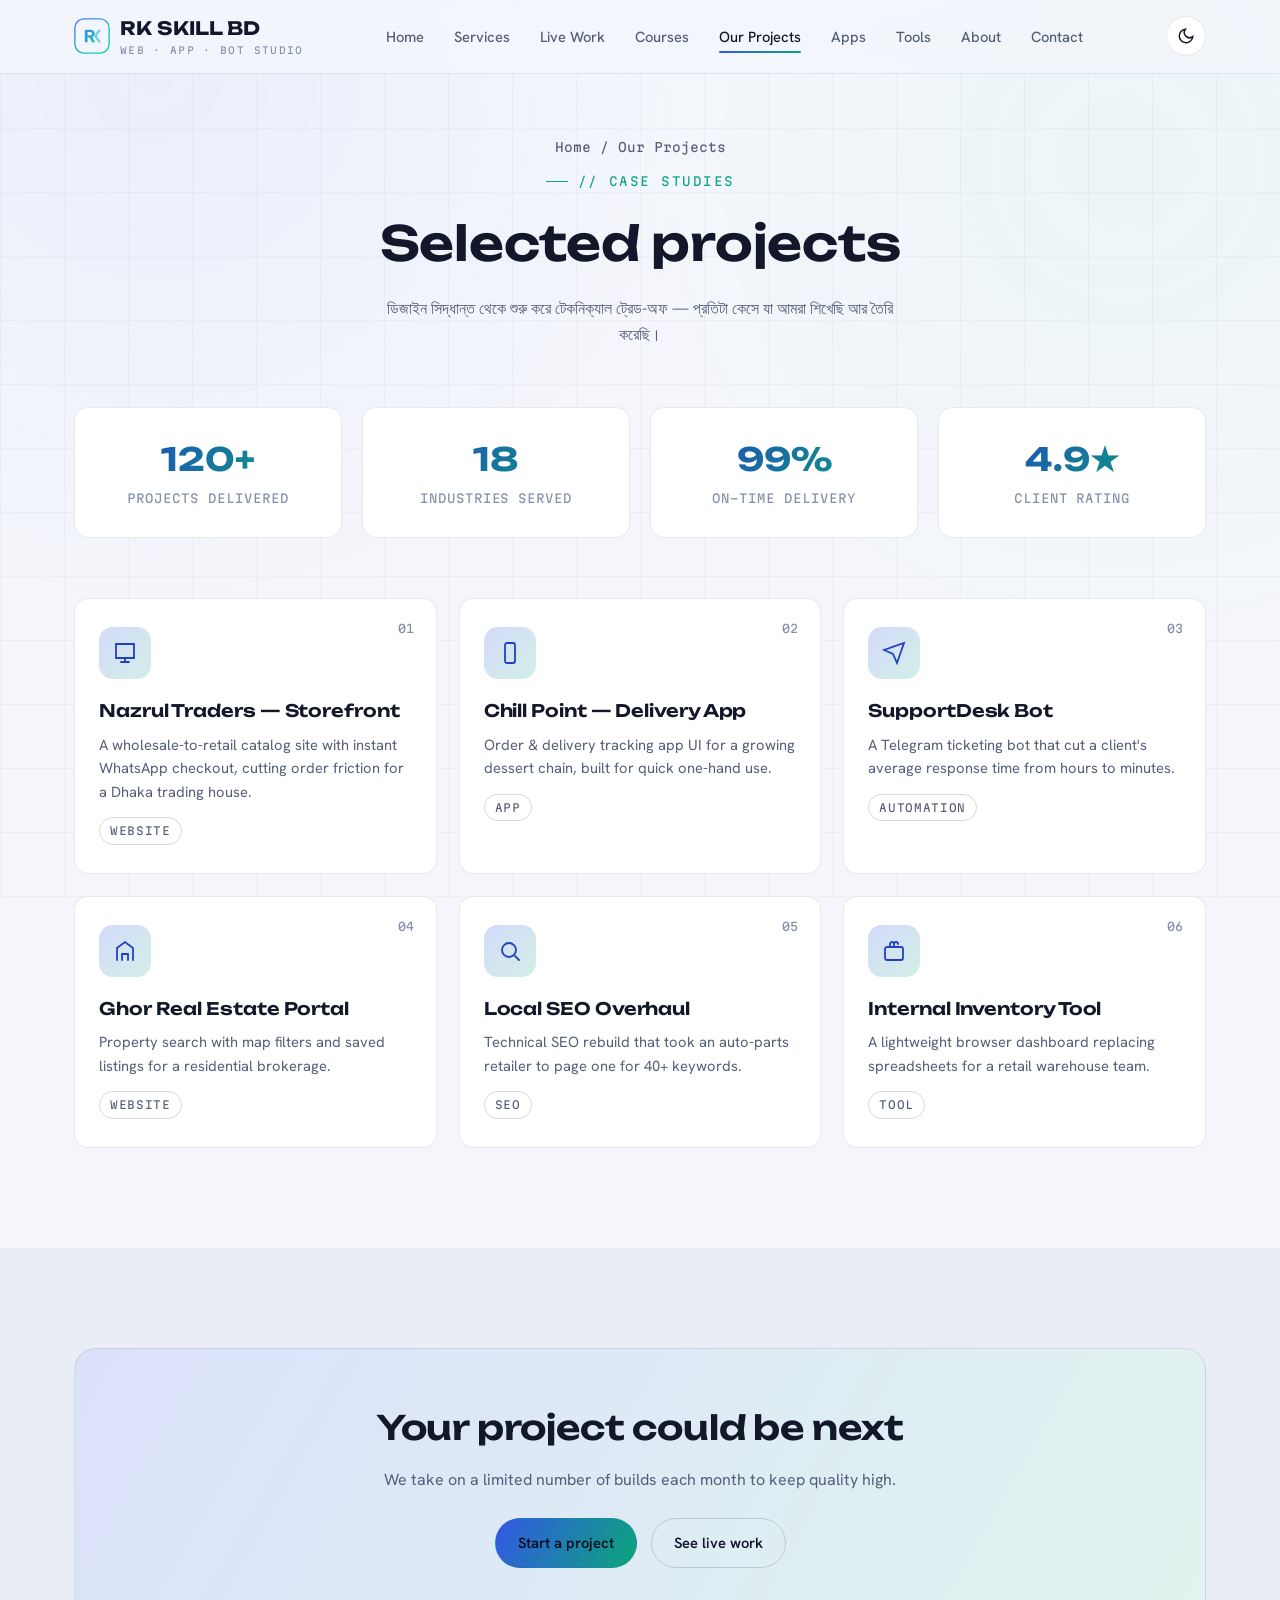
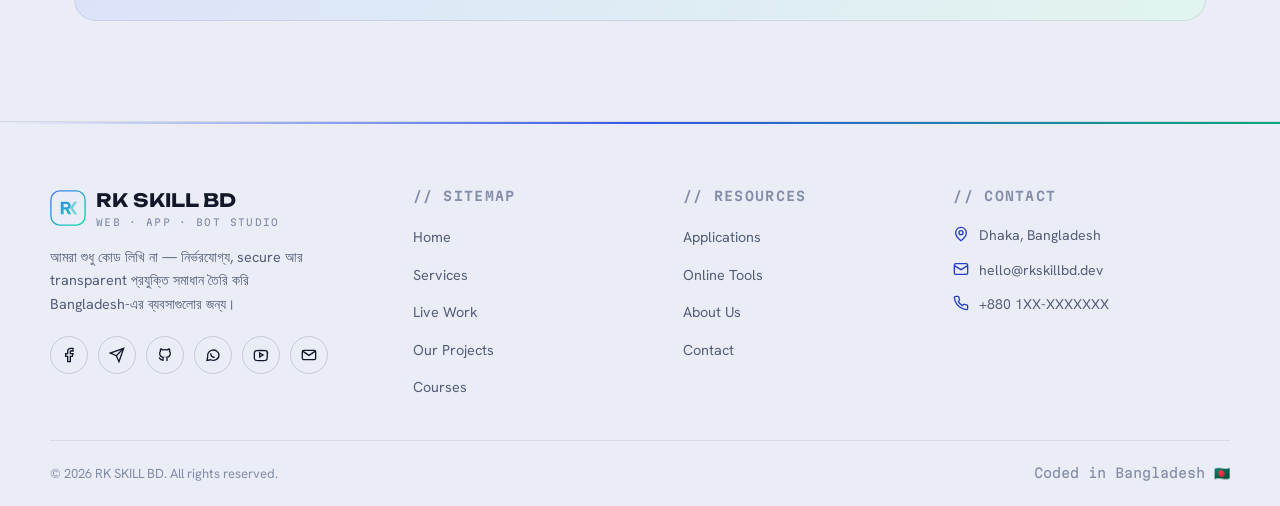
<file: projects.html>
<!DOCTYPE html>
<html lang="en" data-theme="dark">
<head>
<meta charset="UTF-8">
<meta name="viewport" content="width=device-width, initial-scale=1.0">
<title>Our Projects — RK SKILL BD</title>
<meta name="description" content="Selected case studies and projects delivered by RK SKILL BD.">
<link rel="icon" type="image/svg+xml" href="images/favicon.svg">
<link rel="stylesheet" href="style.css">
</head>
<body>
<div class="circuit-bg"></div>
<header class="site-header">
  <div class="navbar container">
    <a href="index.html" class="brand">
      <img src="images/logo.svg" alt="RK SKILL BD logo" width="36" height="36">
      <span>RK SKILL BD<small>Web · App · Bot Studio</small></span>
    </a>
    <nav class="nav-links" aria-label="Primary">
      <a href="index.html">Home</a>
      <a href="services.html" data-nav="services.html">Services</a>
      <a href="live-work.html" data-nav="live-work.html">Live Work</a>
      <a href="courses.html" data-nav="courses.html">Courses</a>
      <a href="projects.html" class="active" data-nav="projects.html">Our Projects</a>
      <a href="applications.html" data-nav="applications.html">Apps</a>
      <a href="tools.html" data-nav="tools.html">Tools</a>
      <a href="about.html" data-nav="about.html">About</a>
      <a href="contact.html" data-nav="contact.html">Contact</a>
    </nav>
    <div class="nav-actions">
      <button class="theme-toggle" aria-label="Toggle color theme">
        <svg class="sun" viewBox="0 0 24 24" fill="none" stroke="currentColor" stroke-width="2" stroke-linecap="round"><circle cx="12" cy="12" r="4"/><path d="M12 2v2M12 20v2M4.9 4.9l1.4 1.4M17.7 17.7l1.4 1.4M2 12h2M20 12h2M4.9 19.1l1.4-1.4M17.7 6.3l1.4-1.4"/></svg>
        <svg class="moon" viewBox="0 0 24 24" fill="none" stroke="currentColor" stroke-width="2" stroke-linecap="round"><path d="M21 12.8A9 9 0 1 1 11.2 3a7 7 0 0 0 9.8 9.8Z"/></svg>
      </button>
      <button class="nav-burger" aria-label="Toggle menu"><span></span></button>
    </div>
  </div>
</header>

<main>
<section class="page-hero container">
  <p class="breadcrumb"><a href="index.html">Home</a> / Our Projects</p>
  <span class="eyebrow" style="justify-content:center;margin-top:14px">// Case Studies</span>
  <h1>Selected projects</h1>
  <p>ডিজাইন সিদ্ধান্ত থেকে শুরু করে টেকনিক্যাল ট্রেড-অফ — প্রতিটা কেসে যা আমরা শিখেছি আর তৈরি করেছি।</p>
</section>

<section class="section" style="padding-top:10px">
  <div class="container">
    <div class="stat-strip" style="margin-bottom:60px">
      <div class="stat-box"><strong>120+</strong><span>Projects Delivered</span></div>
      <div class="stat-box"><strong>18</strong><span>Industries Served</span></div>
      <div class="stat-box"><strong>99%</strong><span>On-time Delivery</span></div>
      <div class="stat-box"><strong>4.9★</strong><span>Client Rating</span></div>
    </div>

    <div class="grid grid-3">
      <div class="card">
        <span class="card-index mono">01</span>
        <div class="icon-tile"><svg viewBox="0 0 24 24" fill="none" stroke="currentColor" stroke-width="1.8" stroke-linecap="round"><path d="M3 3h18v14H3z"/><path d="M8 21h8M12 17v4"/></svg></div>
        <h3>Nazrul Traders — Storefront</h3>
        <p>A wholesale-to-retail catalog site with instant WhatsApp checkout, cutting order friction for a Dhaka trading house.</p>
        <span class="tag">Website</span>
      </div>
      <div class="card">
        <span class="card-index mono">02</span>
        <div class="icon-tile"><svg viewBox="0 0 24 24" fill="none" stroke="currentColor" stroke-width="1.8" stroke-linecap="round"><rect x="7" y="2" width="10" height="20" rx="2"/></svg></div>
        <h3>Chill Point — Delivery App</h3>
        <p>Order &amp; delivery tracking app UI for a growing dessert chain, built for quick one-hand use.</p>
        <span class="tag">App</span>
      </div>
      <div class="card">
        <span class="card-index mono">03</span>
        <div class="icon-tile"><svg viewBox="0 0 24 24" fill="none" stroke="currentColor" stroke-width="1.8" stroke-linecap="round"><path d="m22 2-7 20-4-9-9-4Z"/></svg></div>
        <h3>SupportDesk Bot</h3>
        <p>A Telegram ticketing bot that cut a client's average response time from hours to minutes.</p>
        <span class="tag">Automation</span>
      </div>
      <div class="card">
        <span class="card-index mono">04</span>
        <div class="icon-tile"><svg viewBox="0 0 24 24" fill="none" stroke="currentColor" stroke-width="1.8" stroke-linecap="round"><path d="M4 21V9l8-6 8 6v12"/><path d="M9 21v-6h6v6"/></svg></div>
        <h3>Ghor Real Estate Portal</h3>
        <p>Property search with map filters and saved listings for a residential brokerage.</p>
        <span class="tag">Website</span>
      </div>
      <div class="card">
        <span class="card-index mono">05</span>
        <div class="icon-tile"><svg viewBox="0 0 24 24" fill="none" stroke="currentColor" stroke-width="1.8" stroke-linecap="round"><circle cx="11" cy="11" r="7"/><path d="m21 21-4.3-4.3"/></svg></div>
        <h3>Local SEO Overhaul</h3>
        <p>Technical SEO rebuild that took an auto-parts retailer to page one for 40+ keywords.</p>
        <span class="tag">SEO</span>
      </div>
      <div class="card">
        <span class="card-index mono">06</span>
        <div class="icon-tile"><svg viewBox="0 0 24 24" fill="none" stroke="currentColor" stroke-width="1.8" stroke-linecap="round"><rect x="3" y="8" width="18" height="13" rx="2"/><path d="M12 8V5a2 2 0 0 1 4 0M8 8V5a2 2 0 0 1 4 0"/></svg></div>
        <h3>Internal Inventory Tool</h3>
        <p>A lightweight browser dashboard replacing spreadsheets for a retail warehouse team.</p>
        <span class="tag">Tool</span>
      </div>
    </div>
  </div>
</section>

<section class="section section-alt">
  <div class="container">
    <div class="cta-band">
      <h2>Your project could be next</h2>
      <p>We take on a limited number of builds each month to keep quality high.</p>
      <div class="cta-actions">
        <a href="contact.html" class="btn btn-primary">Start a project</a>
        <a href="live-work.html" class="btn btn-outline">See live work</a>
      </div>
    </div>
  </div>
</section>

</main>
<footer class="site-footer">
  <div class="container footer-top">
    <div class="footer-brand">
      <a href="index.html" class="brand">
        <img src="images/logo.svg" alt="RK SKILL BD logo" width="36" height="36">
        <span>RK SKILL BD<small>Web · App · Bot Studio</small></span>
      </a>
      <p>আমরা শুধু কোড লিখি না — নির্ভরযোগ্য, secure আর transparent প্রযুক্তি সমাধান তৈরি করি Bangladesh-এর ব্যবসাগুলোর জন্য।</p>
      <div class="footer-social">
        <a href="#" aria-label="Facebook"><svg viewBox="0 0 24 24" fill="none" stroke="currentColor" stroke-width="2"><path d="M18 2h-3a5 5 0 0 0-5 5v3H7v4h3v8h4v-8h3l1-4h-4V7a1 1 0 0 1 1-1h3z"/></svg></a>
        <a href="#" aria-label="Telegram"><svg viewBox="0 0 24 24" fill="none" stroke="currentColor" stroke-width="2"><path d="m22 2-7 20-4-9-9-4Z"/><path d="M22 2 11 13"/></svg></a>
        <a href="#" aria-label="GitHub"><svg viewBox="0 0 24 24" fill="none" stroke="currentColor" stroke-width="2"><path d="M9 19c-4.3 1.4-4.3-2.5-6-3m12 5v-3.5c0-1 .1-1.4-.5-2 2.8-.3 5.5-1.4 5.5-6a4.6 4.6 0 0 0-1.3-3.2 4.2 4.2 0 0 0-.1-3.2s-1.1-.3-3.5 1.3a12.3 12.3 0 0 0-6.2 0C6.5 2.8 5.4 3.1 5.4 3.1a4.2 4.2 0 0 0-.1 3.2A4.6 4.6 0 0 0 4 9.5c0 4.6 2.7 5.7 5.5 6-.6.6-.6 1.2-.5 2V21"/></svg></a>
        <a href="#" aria-label="WhatsApp"><svg viewBox="0 0 24 24" fill="none" stroke="currentColor" stroke-width="2"><path d="M21 11.5a8.5 8.5 0 0 1-12.4 7.6L3 20l1-5.3A8.5 8.5 0 1 1 21 11.5Z"/><path d="M8.5 9.5c0 3.5 2.5 6 6 6"/></svg></a>
        <a href="#" aria-label="YouTube"><svg viewBox="0 0 24 24" fill="none" stroke="currentColor" stroke-width="2"><path d="M21.8 8.4s-.2-1.5-.8-2.1c-.8-.8-1.7-.8-2.1-.9C16.1 5 12 5 12 5s-4.1 0-6.9.4c-.4.1-1.3.1-2.1.9-.6.6-.8 2.1-.8 2.1S2 10.1 2 11.9v1.8c0 1.8.2 3.5.2 3.5s.2 1.5.8 2.1c.8.8 1.9.7 2.4.8 1.7.2 7.3.4 7.3.4a112 112 0 0 0 5.6-.5c.4-.1 1.3-.1 2.1-.9.6-.6.8-2.1.8-2.1s.2-1.7.2-3.5v-1.8c0-1.8-.2-3.5-.2-3.5Z"/><path d="m10 15 5-3-5-3Z"/></svg></a>
        <a href="#" aria-label="Gmail"><svg viewBox="0 0 24 24" fill="none" stroke="currentColor" stroke-width="2"><rect x="2" y="5" width="20" height="14" rx="2"/><path d="m3 6.5 9 6 9-6"/></svg></a>
      </div>
    </div>
    <div class="footer-col">
      <h4>// Sitemap</h4>
      <ul>
        <li><a href="index.html">Home</a></li>
        <li><a href="services.html">Services</a></li>
        <li><a href="live-work.html">Live Work</a></li>
        <li><a href="projects.html">Our Projects</a></li>
        <li><a href="courses.html">Courses</a></li>
      </ul>
    </div>
    <div class="footer-col">
      <h4>// Resources</h4>
      <ul>
        <li><a href="applications.html">Applications</a></li>
        <li><a href="tools.html">Online Tools</a></li>
        <li><a href="about.html">About Us</a></li>
        <li><a href="contact.html">Contact</a></li>
      </ul>
    </div>
    <div class="footer-col">
      <h4>// Contact</h4>
      <ul class="footer-contact">
        <li><svg viewBox="0 0 24 24" fill="none" stroke="currentColor" stroke-width="2"><path d="M20 10c0 6-8 12-8 12s-8-6-8-12a8 8 0 0 1 16 0Z"/><circle cx="12" cy="10" r="3"/></svg>Dhaka, Bangladesh</li>
        <li><svg viewBox="0 0 24 24" fill="none" stroke="currentColor" stroke-width="2"><rect x="2" y="4" width="20" height="16" rx="2"/><path d="m2 7 10 6 10-6"/></svg>hello@rkskillbd.dev</li>
        <li><svg viewBox="0 0 24 24" fill="none" stroke="currentColor" stroke-width="2"><path d="M22 16.9v3a2 2 0 0 1-2.2 2 19.8 19.8 0 0 1-8.6-3.1 19.5 19.5 0 0 1-6-6A19.8 19.8 0 0 1 2.1 4.2 2 2 0 0 1 4 2h3a2 2 0 0 1 2 1.7c.1.9.3 1.8.6 2.7a2 2 0 0 1-.4 2.1L8 9.9a16 16 0 0 0 6 6l1.4-1.4a2 2 0 0 1 2.1-.4c.9.3 1.8.5 2.7.6a2 2 0 0 1 1.8 2Z"/></svg>+880 1XX-XXXXXXX</li>
      </ul>
    </div>
  </div>
  <div class="container footer-bottom">
    <span>© <span class="js-year"></span> RK SKILL BD. All rights reserved.</span>
    <span class="made mono">Coded in Bangladesh 🇧🇩</span>
  </div>
</footer>

<script src="script.js"></script>
</body>
</html>
</file>
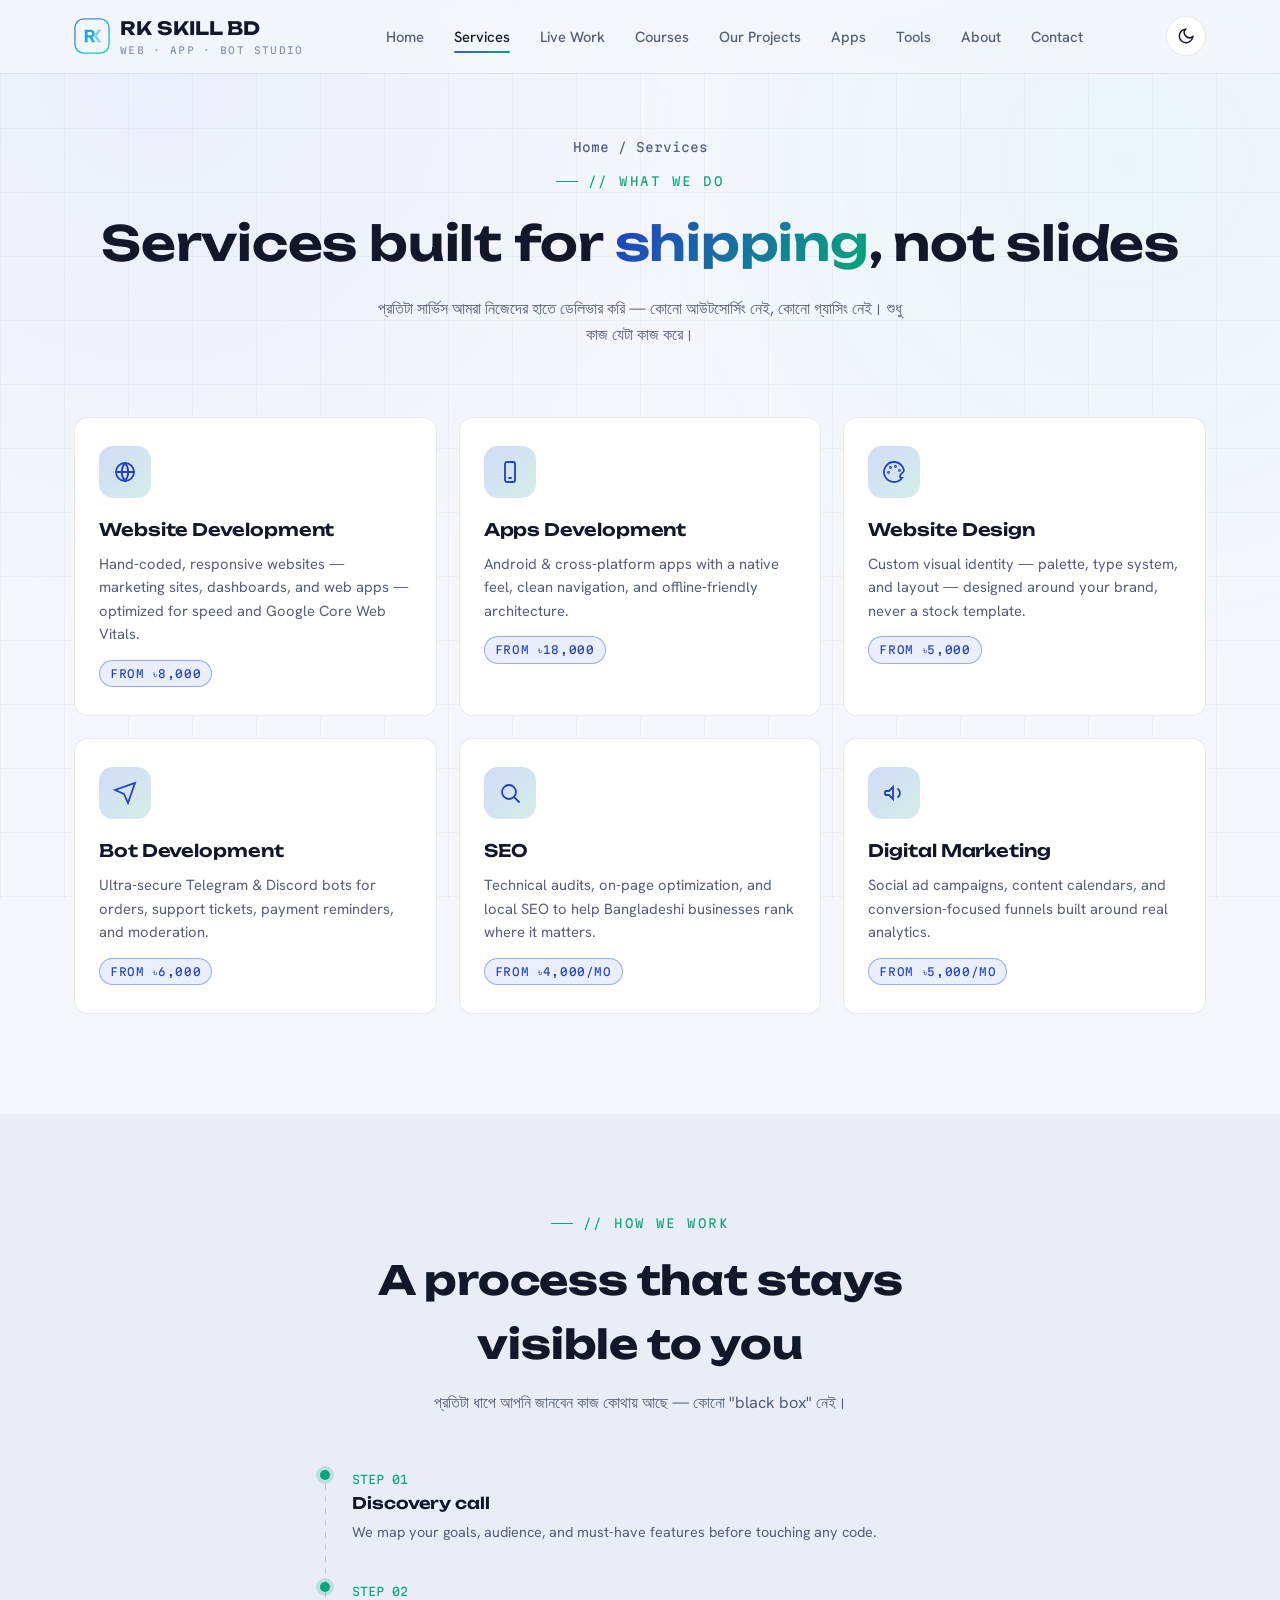
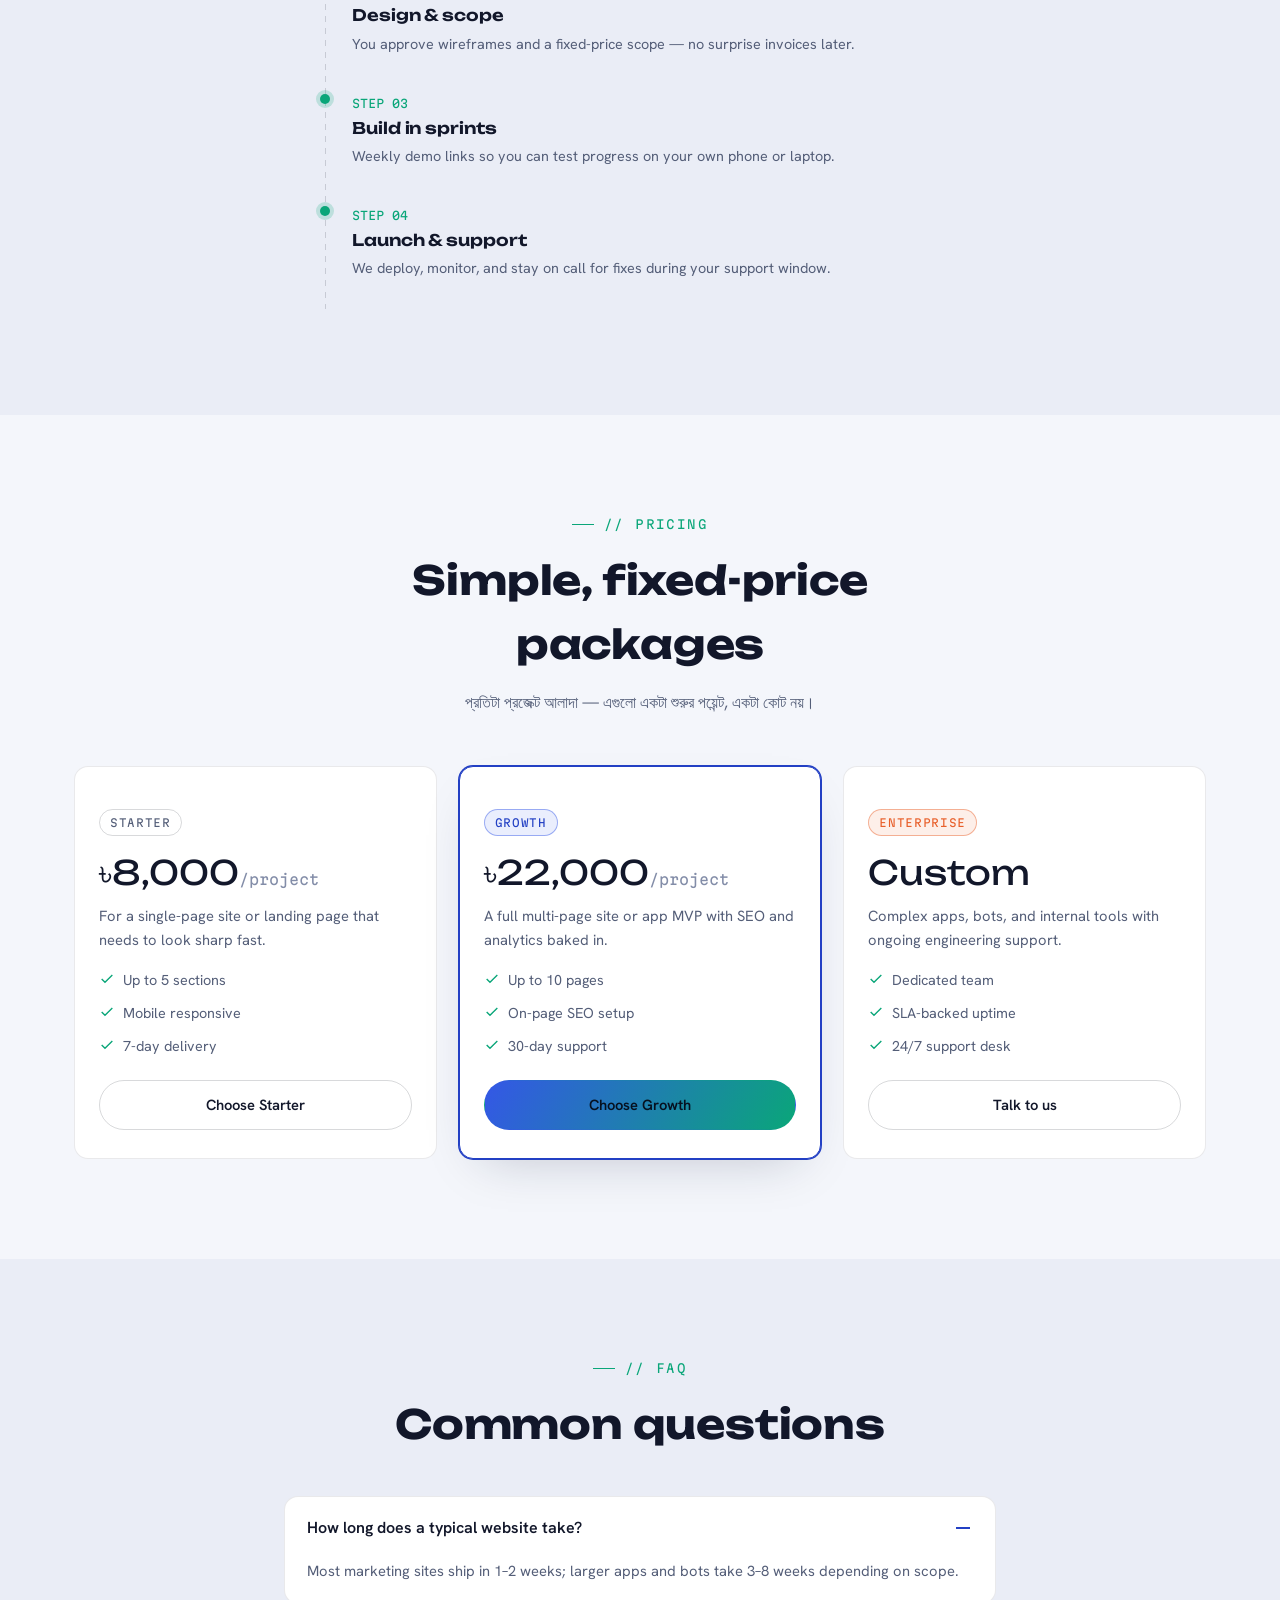
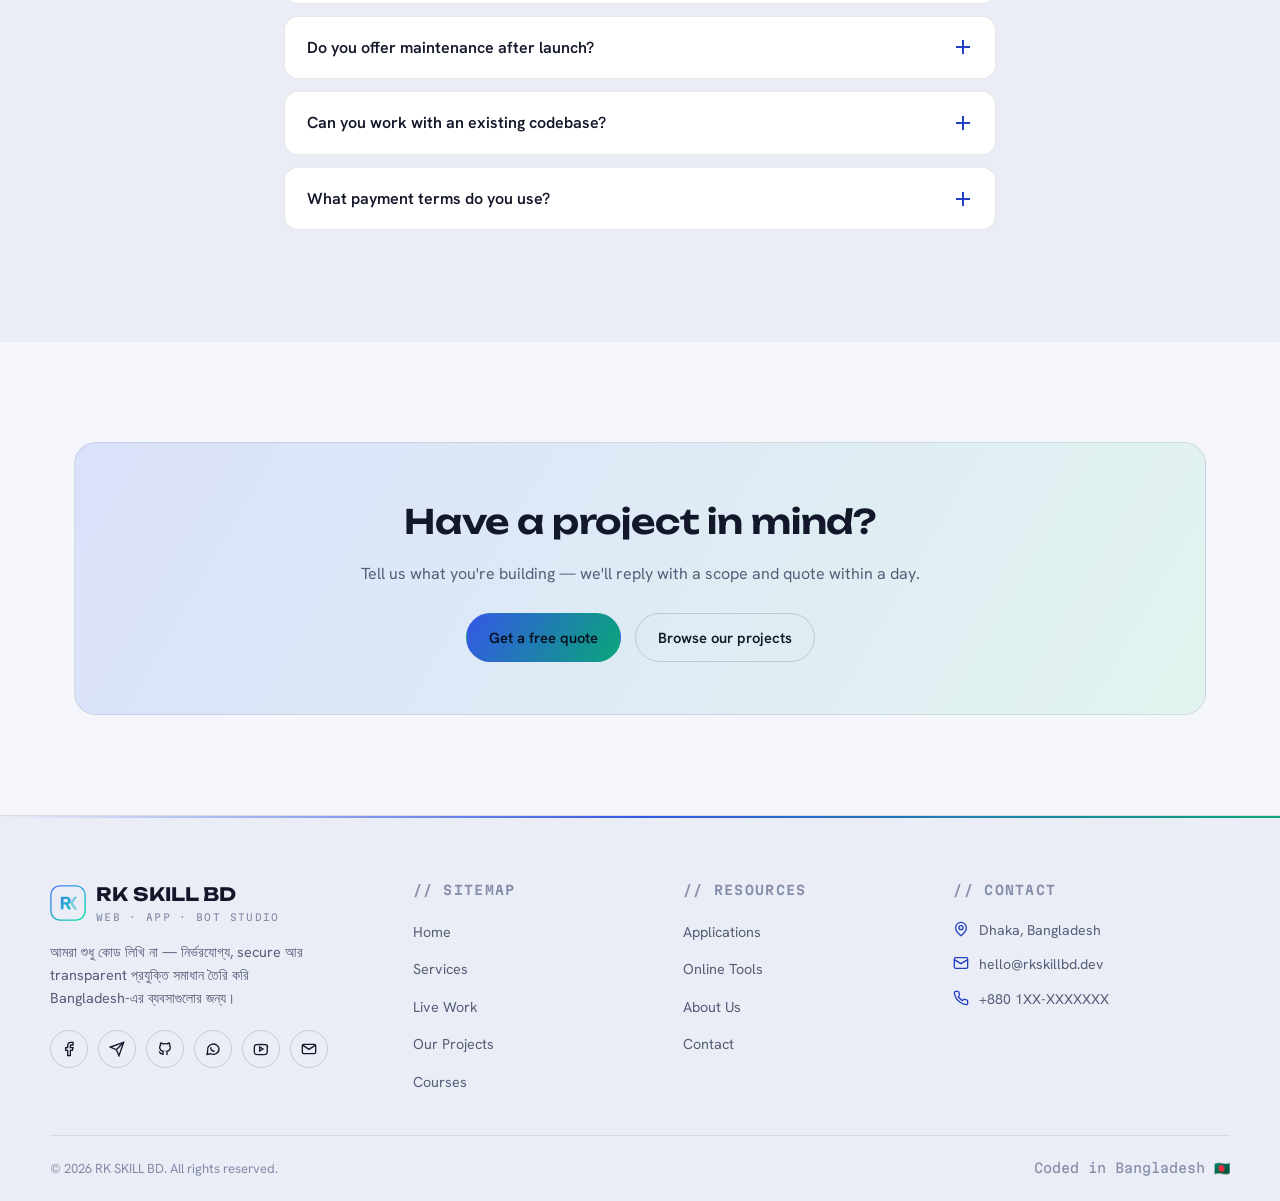
<file: services.html>
<!DOCTYPE html>
<html lang="en" data-theme="dark">
<head>
<meta charset="UTF-8">
<meta name="viewport" content="width=device-width, initial-scale=1.0">
<title>Services — RK SKILL BD</title>
<meta name="description" content="Website, app, bot, SEO and digital marketing services from RK SKILL BD, a Bangladesh-based development studio.">
<link rel="icon" type="image/svg+xml" href="images/favicon.svg">
<link rel="stylesheet" href="style.css">
</head>
<body>
<div class="circuit-bg"></div>
<header class="site-header">
  <div class="navbar container">
    <a href="index.html" class="brand">
      <img src="images/logo.svg" alt="RK SKILL BD logo" width="36" height="36">
      <span>RK SKILL BD<small>Web · App · Bot Studio</small></span>
    </a>
    <nav class="nav-links" aria-label="Primary">
      <a href="index.html">Home</a>
      <a href="services.html" class="active" data-nav="services.html">Services</a>
      <a href="live-work.html" data-nav="live-work.html">Live Work</a>
      <a href="courses.html" data-nav="courses.html">Courses</a>
      <a href="projects.html" data-nav="projects.html">Our Projects</a>
      <a href="applications.html" data-nav="applications.html">Apps</a>
      <a href="tools.html" data-nav="tools.html">Tools</a>
      <a href="about.html" data-nav="about.html">About</a>
      <a href="contact.html" data-nav="contact.html">Contact</a>
    </nav>
    <div class="nav-actions">
      <button class="theme-toggle" aria-label="Toggle color theme">
        <svg class="sun" viewBox="0 0 24 24" fill="none" stroke="currentColor" stroke-width="2" stroke-linecap="round"><circle cx="12" cy="12" r="4"/><path d="M12 2v2M12 20v2M4.9 4.9l1.4 1.4M17.7 17.7l1.4 1.4M2 12h2M20 12h2M4.9 19.1l1.4-1.4M17.7 6.3l1.4-1.4"/></svg>
        <svg class="moon" viewBox="0 0 24 24" fill="none" stroke="currentColor" stroke-width="2" stroke-linecap="round"><path d="M21 12.8A9 9 0 1 1 11.2 3a7 7 0 0 0 9.8 9.8Z"/></svg>
      </button>
      <button class="nav-burger" aria-label="Toggle menu"><span></span></button>
    </div>
  </div>
</header>

<main>
<section class="page-hero container">
  <p class="breadcrumb"><a href="index.html">Home</a> / Services</p>
  <span class="eyebrow" style="justify-content:center;margin-top:14px">// What We Do</span>
  <h1>Services built for <span class="grad" style="background:linear-gradient(120deg,var(--primary-2),var(--accent));-webkit-background-clip:text;background-clip:text;color:transparent">shipping</span>, not slides</h1>
  <p>প্রতিটা সার্ভিস আমরা নিজেদের হাতে ডেলিভার করি — কোনো আউটসোর্সিং নেই, কোনো গ্যাসিং নেই। শুধু কাজ যেটা কাজ করে।</p>
</section>

<section class="section" style="padding-top:20px">
  <div class="container">
    <div class="grid grid-3">
      <div class="card">
        <div class="icon-tile"><svg viewBox="0 0 24 24" fill="none" stroke="currentColor" stroke-width="1.8" stroke-linecap="round"><circle cx="12" cy="12" r="9"/><path d="M3 12h18M12 3a14 14 0 0 1 0 18 14 14 0 0 1 0-18Z"/></svg></div>
        <h3>Website Development</h3>
        <p>Hand-coded, responsive websites — marketing sites, dashboards, and web apps — optimized for speed and Google Core Web Vitals.</p>
        <span class="tag tag-primary">From ৳8,000</span>
      </div>
      <div class="card">
        <div class="icon-tile"><svg viewBox="0 0 24 24" fill="none" stroke="currentColor" stroke-width="1.8" stroke-linecap="round"><rect x="7" y="2" width="10" height="20" rx="2"/><path d="M11 18h2"/></svg></div>
        <h3>Apps Development</h3>
        <p>Android &amp; cross-platform apps with a native feel, clean navigation, and offline-friendly architecture.</p>
        <span class="tag tag-primary">From ৳18,000</span>
      </div>
      <div class="card">
        <div class="icon-tile"><svg viewBox="0 0 24 24" fill="none" stroke="currentColor" stroke-width="1.8" stroke-linecap="round"><circle cx="13.5" cy="6.5" r=".5"/><circle cx="17.5" cy="10.5" r=".5"/><circle cx="8.5" cy="7.5" r=".5"/><circle cx="6.5" cy="12.5" r=".5"/><path d="M12 2a10 10 0 1 0 8 16c-1 0-2-1-2-2 0-3 4-2 4-6a10 10 0 0 0-10-8Z"/></svg></div>
        <h3>Website Design</h3>
        <p>Custom visual identity — palette, type system, and layout — designed around your brand, never a stock template.</p>
        <span class="tag tag-primary">From ৳5,000</span>
      </div>
      <div class="card">
        <div class="icon-tile"><svg viewBox="0 0 24 24" fill="none" stroke="currentColor" stroke-width="1.8" stroke-linecap="round"><path d="m22 2-7 20-4-9-9-4Z"/></svg></div>
        <h3>Bot Development</h3>
        <p>Ultra-secure Telegram &amp; Discord bots for orders, support tickets, payment reminders, and moderation.</p>
        <span class="tag tag-primary">From ৳6,000</span>
      </div>
      <div class="card">
        <div class="icon-tile"><svg viewBox="0 0 24 24" fill="none" stroke="currentColor" stroke-width="1.8" stroke-linecap="round"><circle cx="11" cy="11" r="7"/><path d="m21 21-4.3-4.3"/></svg></div>
        <h3>SEO</h3>
        <p>Technical audits, on-page optimization, and local SEO to help Bangladeshi businesses rank where it matters.</p>
        <span class="tag tag-primary">From ৳4,000/mo</span>
      </div>
      <div class="card">
        <div class="icon-tile"><svg viewBox="0 0 24 24" fill="none" stroke="currentColor" stroke-width="1.8" stroke-linecap="round"><path d="M3 11v2a1 1 0 0 0 1 1h3l4 4V6L7 10H4a1 1 0 0 0-1 1Z"/><path d="M16 8a5 5 0 0 1 0 8"/></svg></div>
        <h3>Digital Marketing</h3>
        <p>Social ad campaigns, content calendars, and conversion-focused funnels built around real analytics.</p>
        <span class="tag tag-primary">From ৳5,000/mo</span>
      </div>
    </div>
  </div>
</section>

<section class="section section-alt">
  <div class="container">
    <div class="section-head" style="margin:0 auto 50px;text-align:center;align-items:center">
      <span class="eyebrow">// How We Work</span>
      <h2>A process that stays visible to you</h2>
      <p>প্রতিটা ধাপে আপনি জানবেন কাজ কোথায় আছে — কোনো "black box" নেই।</p>
    </div>
    <div class="timeline" style="max-width:640px;margin:0 auto">
      <div class="timeline-item"><span class="yr mono">STEP 01</span><h4>Discovery call</h4><p>We map your goals, audience, and must-have features before touching any code.</p></div>
      <div class="timeline-item"><span class="yr mono">STEP 02</span><h4>Design &amp; scope</h4><p>You approve wireframes and a fixed-price scope — no surprise invoices later.</p></div>
      <div class="timeline-item"><span class="yr mono">STEP 03</span><h4>Build in sprints</h4><p>Weekly demo links so you can test progress on your own phone or laptop.</p></div>
      <div class="timeline-item"><span class="yr mono">STEP 04</span><h4>Launch &amp; support</h4><p>We deploy, monitor, and stay on call for fixes during your support window.</p></div>
    </div>
  </div>
</section>

<section class="section">
  <div class="container">
    <div class="section-head" style="margin:0 auto 50px;text-align:center;align-items:center">
      <span class="eyebrow">// Pricing</span>
      <h2>Simple, fixed-price packages</h2>
      <p>প্রতিটা প্রজেক্ট আলাদা — এগুলো একটা শুরুর পয়েন্ট, একটা কোট নয়।</p>
    </div>
    <div class="grid grid-3">
      <div class="card pricing-card">
        <span class="tag">Starter</span>
        <div class="price">৳8,000<span>/project</span></div>
        <p>For a single-page site or landing page that needs to look sharp fast.</p>
        <ul>
          <li><svg viewBox="0 0 24 24" fill="none" stroke="currentColor" stroke-width="2"><path d="M20 6 9 17l-5-5"/></svg>Up to 5 sections</li>
          <li><svg viewBox="0 0 24 24" fill="none" stroke="currentColor" stroke-width="2"><path d="M20 6 9 17l-5-5"/></svg>Mobile responsive</li>
          <li><svg viewBox="0 0 24 24" fill="none" stroke="currentColor" stroke-width="2"><path d="M20 6 9 17l-5-5"/></svg>7-day delivery</li>
        </ul>
        <a href="contact.html" class="btn btn-outline btn-block">Choose Starter</a>
      </div>
      <div class="card pricing-card featured">
        <span class="tag tag-primary">Growth</span>
        <div class="price">৳22,000<span>/project</span></div>
        <p>A full multi-page site or app MVP with SEO and analytics baked in.</p>
        <ul>
          <li><svg viewBox="0 0 24 24" fill="none" stroke="currentColor" stroke-width="2"><path d="M20 6 9 17l-5-5"/></svg>Up to 10 pages</li>
          <li><svg viewBox="0 0 24 24" fill="none" stroke="currentColor" stroke-width="2"><path d="M20 6 9 17l-5-5"/></svg>On-page SEO setup</li>
          <li><svg viewBox="0 0 24 24" fill="none" stroke="currentColor" stroke-width="2"><path d="M20 6 9 17l-5-5"/></svg>30-day support</li>
        </ul>
        <a href="contact.html" class="btn btn-primary btn-block">Choose Growth</a>
      </div>
      <div class="card pricing-card">
        <span class="tag tag-warm">Enterprise</span>
        <div class="price">Custom</div>
        <p>Complex apps, bots, and internal tools with ongoing engineering support.</p>
        <ul>
          <li><svg viewBox="0 0 24 24" fill="none" stroke="currentColor" stroke-width="2"><path d="M20 6 9 17l-5-5"/></svg>Dedicated team</li>
          <li><svg viewBox="0 0 24 24" fill="none" stroke="currentColor" stroke-width="2"><path d="M20 6 9 17l-5-5"/></svg>SLA-backed uptime</li>
          <li><svg viewBox="0 0 24 24" fill="none" stroke="currentColor" stroke-width="2"><path d="M20 6 9 17l-5-5"/></svg>24/7 support desk</li>
        </ul>
        <a href="contact.html" class="btn btn-outline btn-block">Talk to us</a>
      </div>
    </div>
  </div>
</section>

<section class="section section-alt">
  <div class="container" style="max-width:760px">
    <div class="section-head" style="margin:0 auto 40px;text-align:center;align-items:center">
      <span class="eyebrow">// FAQ</span>
      <h2>Common questions</h2>
    </div>
    <div class="accordion">
      <div class="accordion-item open">
        <div class="accordion-head">How long does a typical website take?<span class="plus"></span></div>
        <div class="accordion-body"><div>Most marketing sites ship in 1–2 weeks; larger apps and bots take 3–8 weeks depending on scope.</div></div>
      </div>
      <div class="accordion-item">
        <div class="accordion-head">Do you offer maintenance after launch?<span class="plus"></span></div>
        <div class="accordion-body"><div>Yes — every package includes a support window, and we offer ongoing monthly maintenance plans.</div></div>
      </div>
      <div class="accordion-item">
        <div class="accordion-head">Can you work with an existing codebase?<span class="plus"></span></div>
        <div class="accordion-body"><div>Absolutely. We regularly take over and extend projects started by other teams.</div></div>
      </div>
      <div class="accordion-item">
        <div class="accordion-head">What payment terms do you use?<span class="plus"></span></div>
        <div class="accordion-body"><div>A 50% deposit to start, and the remaining 50% on delivery — clearly stated in a written scope.</div></div>
      </div>
    </div>
  </div>
</section>

<section class="section">
  <div class="container">
    <div class="cta-band">
      <h2>Have a project in mind?</h2>
      <p>Tell us what you're building — we'll reply with a scope and quote within a day.</p>
      <div class="cta-actions">
        <a href="contact.html" class="btn btn-primary">Get a free quote</a>
        <a href="projects.html" class="btn btn-outline">Browse our projects</a>
      </div>
    </div>
  </div>
</section>

</main>
<footer class="site-footer">
  <div class="container footer-top">
    <div class="footer-brand">
      <a href="index.html" class="brand">
        <img src="images/logo.svg" alt="RK SKILL BD logo" width="36" height="36">
        <span>RK SKILL BD<small>Web · App · Bot Studio</small></span>
      </a>
      <p>আমরা শুধু কোড লিখি না — নির্ভরযোগ্য, secure আর transparent প্রযুক্তি সমাধান তৈরি করি Bangladesh-এর ব্যবসাগুলোর জন্য।</p>
      <div class="footer-social">
        <a href="#" aria-label="Facebook"><svg viewBox="0 0 24 24" fill="none" stroke="currentColor" stroke-width="2"><path d="M18 2h-3a5 5 0 0 0-5 5v3H7v4h3v8h4v-8h3l1-4h-4V7a1 1 0 0 1 1-1h3z"/></svg></a>
        <a href="#" aria-label="Telegram"><svg viewBox="0 0 24 24" fill="none" stroke="currentColor" stroke-width="2"><path d="m22 2-7 20-4-9-9-4Z"/><path d="M22 2 11 13"/></svg></a>
        <a href="#" aria-label="GitHub"><svg viewBox="0 0 24 24" fill="none" stroke="currentColor" stroke-width="2"><path d="M9 19c-4.3 1.4-4.3-2.5-6-3m12 5v-3.5c0-1 .1-1.4-.5-2 2.8-.3 5.5-1.4 5.5-6a4.6 4.6 0 0 0-1.3-3.2 4.2 4.2 0 0 0-.1-3.2s-1.1-.3-3.5 1.3a12.3 12.3 0 0 0-6.2 0C6.5 2.8 5.4 3.1 5.4 3.1a4.2 4.2 0 0 0-.1 3.2A4.6 4.6 0 0 0 4 9.5c0 4.6 2.7 5.7 5.5 6-.6.6-.6 1.2-.5 2V21"/></svg></a>
        <a href="#" aria-label="WhatsApp"><svg viewBox="0 0 24 24" fill="none" stroke="currentColor" stroke-width="2"><path d="M21 11.5a8.5 8.5 0 0 1-12.4 7.6L3 20l1-5.3A8.5 8.5 0 1 1 21 11.5Z"/><path d="M8.5 9.5c0 3.5 2.5 6 6 6"/></svg></a>
        <a href="#" aria-label="YouTube"><svg viewBox="0 0 24 24" fill="none" stroke="currentColor" stroke-width="2"><path d="M21.8 8.4s-.2-1.5-.8-2.1c-.8-.8-1.7-.8-2.1-.9C16.1 5 12 5 12 5s-4.1 0-6.9.4c-.4.1-1.3.1-2.1.9-.6.6-.8 2.1-.8 2.1S2 10.1 2 11.9v1.8c0 1.8.2 3.5.2 3.5s.2 1.5.8 2.1c.8.8 1.9.7 2.4.8 1.7.2 7.3.4 7.3.4a112 112 0 0 0 5.6-.5c.4-.1 1.3-.1 2.1-.9.6-.6.8-2.1.8-2.1s.2-1.7.2-3.5v-1.8c0-1.8-.2-3.5-.2-3.5Z"/><path d="m10 15 5-3-5-3Z"/></svg></a>
        <a href="#" aria-label="Gmail"><svg viewBox="0 0 24 24" fill="none" stroke="currentColor" stroke-width="2"><rect x="2" y="5" width="20" height="14" rx="2"/><path d="m3 6.5 9 6 9-6"/></svg></a>
      </div>
    </div>
    <div class="footer-col">
      <h4>// Sitemap</h4>
      <ul>
        <li><a href="index.html">Home</a></li>
        <li><a href="services.html">Services</a></li>
        <li><a href="live-work.html">Live Work</a></li>
        <li><a href="projects.html">Our Projects</a></li>
        <li><a href="courses.html">Courses</a></li>
      </ul>
    </div>
    <div class="footer-col">
      <h4>// Resources</h4>
      <ul>
        <li><a href="applications.html">Applications</a></li>
        <li><a href="tools.html">Online Tools</a></li>
        <li><a href="about.html">About Us</a></li>
        <li><a href="contact.html">Contact</a></li>
      </ul>
    </div>
    <div class="footer-col">
      <h4>// Contact</h4>
      <ul class="footer-contact">
        <li><svg viewBox="0 0 24 24" fill="none" stroke="currentColor" stroke-width="2"><path d="M20 10c0 6-8 12-8 12s-8-6-8-12a8 8 0 0 1 16 0Z"/><circle cx="12" cy="10" r="3"/></svg>Dhaka, Bangladesh</li>
        <li><svg viewBox="0 0 24 24" fill="none" stroke="currentColor" stroke-width="2"><rect x="2" y="4" width="20" height="16" rx="2"/><path d="m2 7 10 6 10-6"/></svg>hello@rkskillbd.dev</li>
        <li><svg viewBox="0 0 24 24" fill="none" stroke="currentColor" stroke-width="2"><path d="M22 16.9v3a2 2 0 0 1-2.2 2 19.8 19.8 0 0 1-8.6-3.1 19.5 19.5 0 0 1-6-6A19.8 19.8 0 0 1 2.1 4.2 2 2 0 0 1 4 2h3a2 2 0 0 1 2 1.7c.1.9.3 1.8.6 2.7a2 2 0 0 1-.4 2.1L8 9.9a16 16 0 0 0 6 6l1.4-1.4a2 2 0 0 1 2.1-.4c.9.3 1.8.5 2.7.6a2 2 0 0 1 1.8 2Z"/></svg>+880 1XX-XXXXXXX</li>
      </ul>
    </div>
  </div>
  <div class="container footer-bottom">
    <span>© <span class="js-year"></span> RK SKILL BD. All rights reserved.</span>
    <span class="made mono">Coded in Bangladesh 🇧🇩</span>
  </div>
</footer>

<script src="script.js"></script>
</body>
</html>
</file>
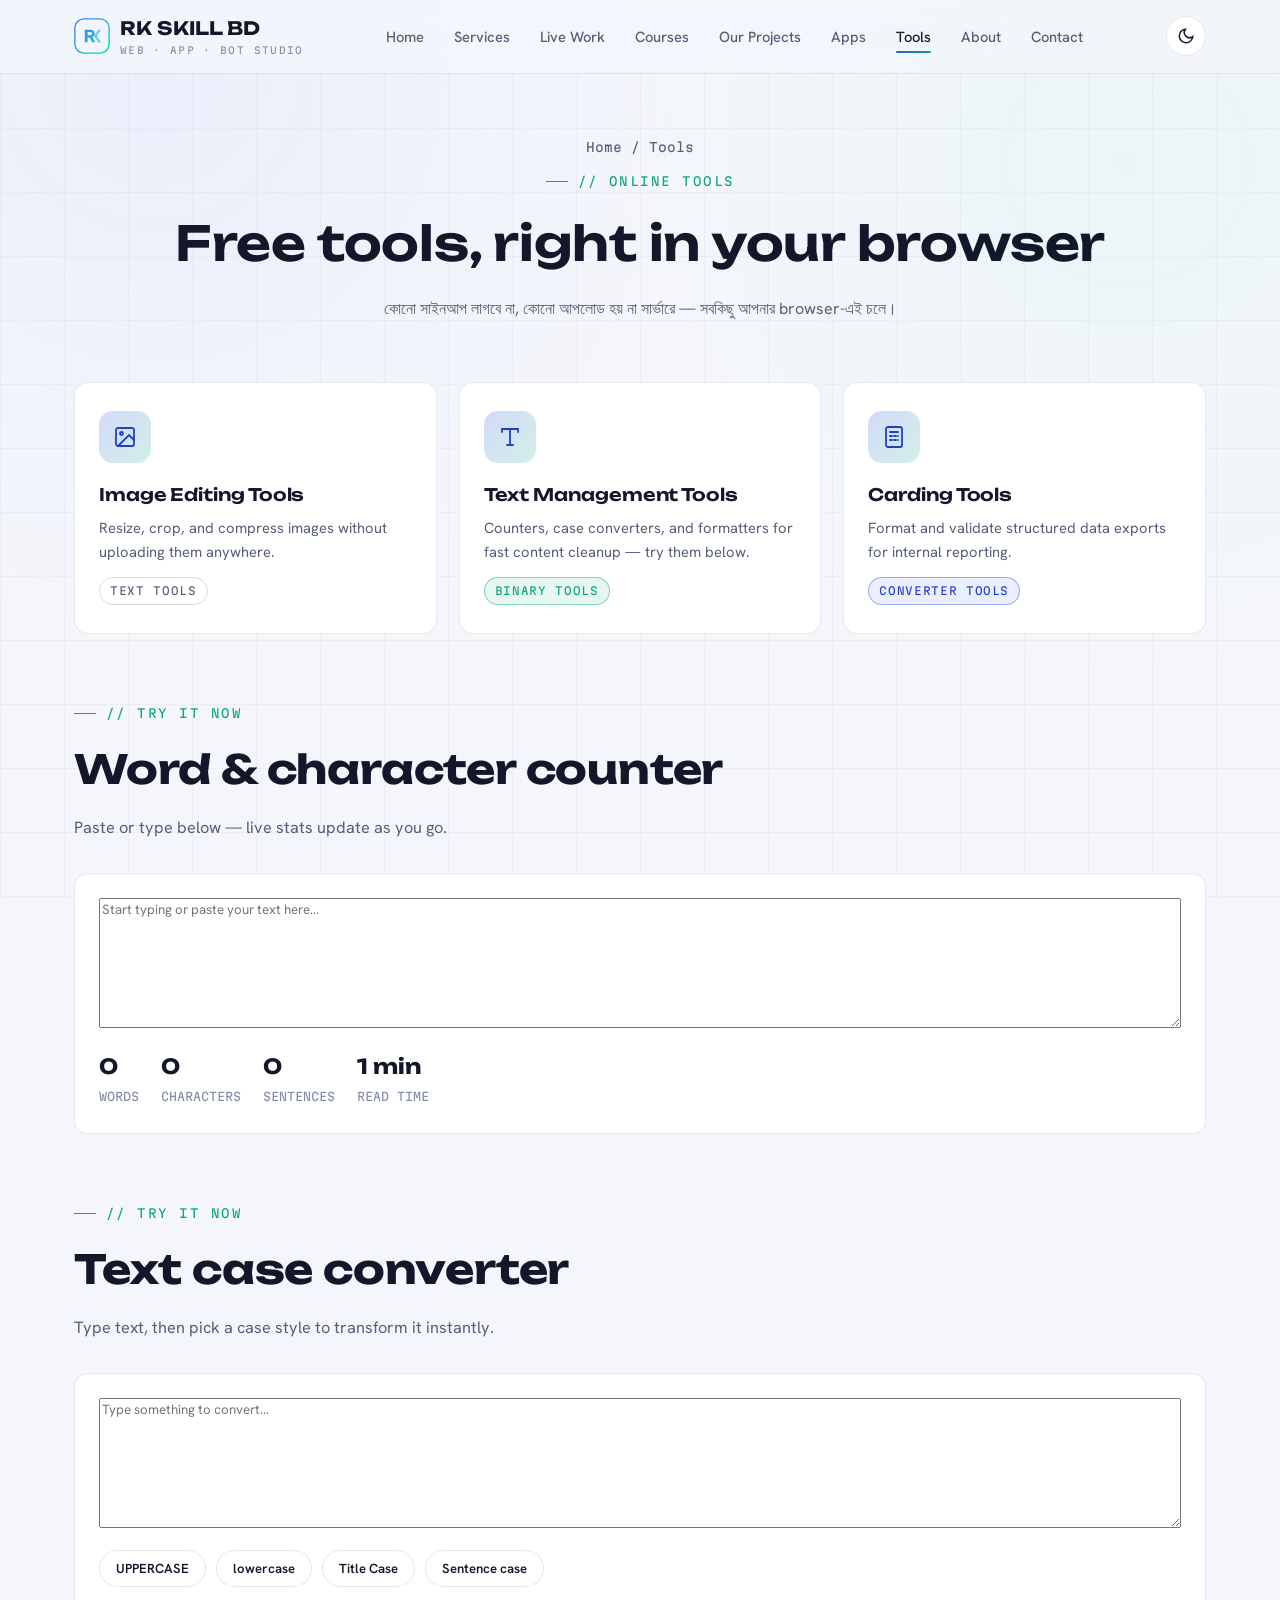
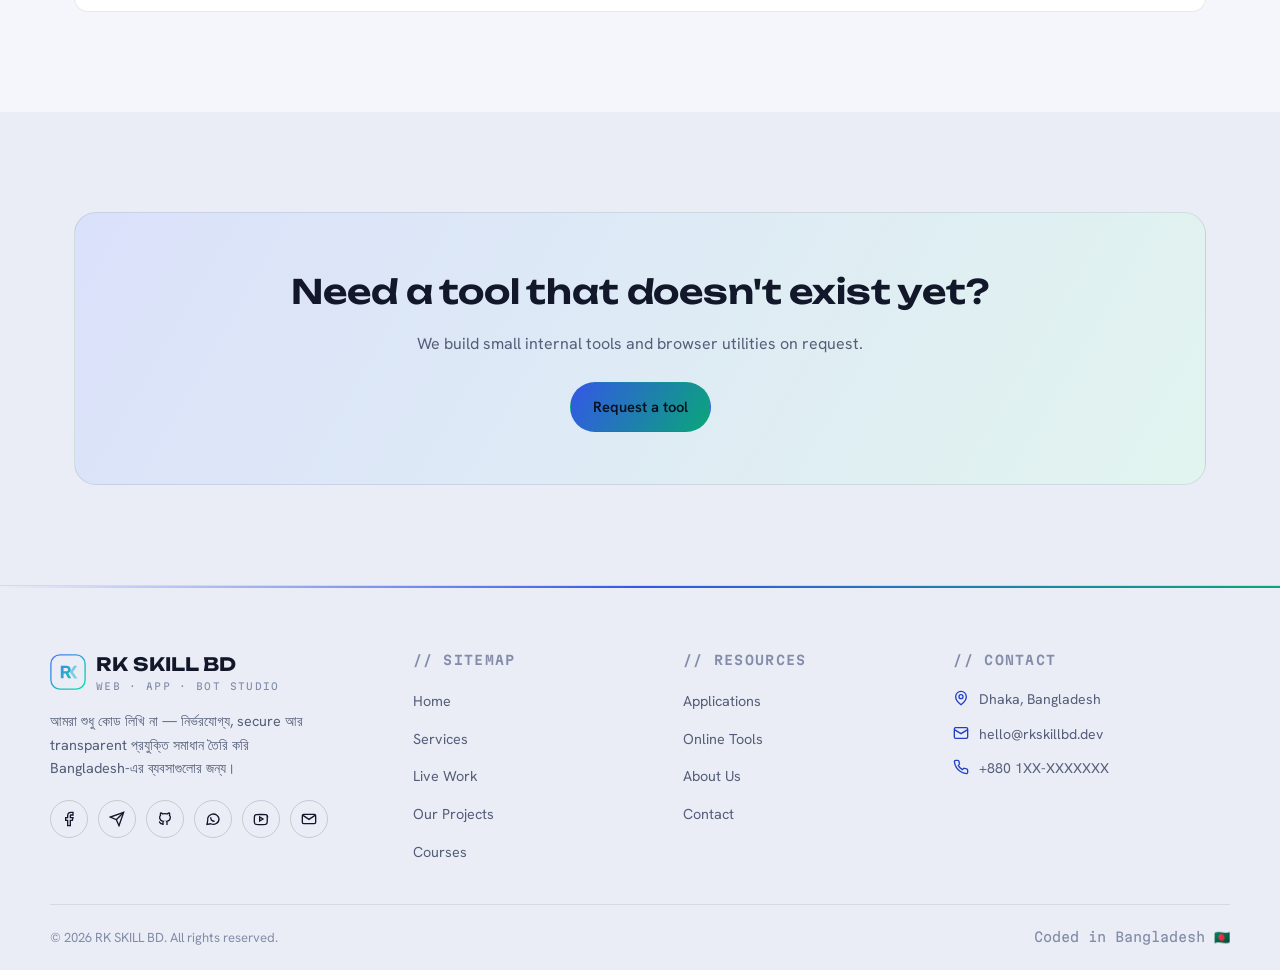
<file: tools.html>
<!DOCTYPE html>
<html lang="en" data-theme="dark">
<head>
<meta charset="UTF-8">
<meta name="viewport" content="width=device-width, initial-scale=1.0">
<title>Online Tools — RK SKILL BD</title>
<meta name="description" content="Free browser-based image, text, and conversion tools from RK SKILL BD.">
<link rel="icon" type="image/svg+xml" href="images/favicon.svg">
<link rel="stylesheet" href="style.css">
</head>
<body>
<div class="circuit-bg"></div>
<header class="site-header">
  <div class="navbar container">
    <a href="index.html" class="brand">
      <img src="images/logo.svg" alt="RK SKILL BD logo" width="36" height="36">
      <span>RK SKILL BD<small>Web · App · Bot Studio</small></span>
    </a>
    <nav class="nav-links" aria-label="Primary">
      <a href="index.html">Home</a>
      <a href="services.html" data-nav="services.html">Services</a>
      <a href="live-work.html" data-nav="live-work.html">Live Work</a>
      <a href="courses.html" data-nav="courses.html">Courses</a>
      <a href="projects.html" data-nav="projects.html">Our Projects</a>
      <a href="applications.html" data-nav="applications.html">Apps</a>
      <a href="tools.html" class="active" data-nav="tools.html">Tools</a>
      <a href="about.html" data-nav="about.html">About</a>
      <a href="contact.html" data-nav="contact.html">Contact</a>
    </nav>
    <div class="nav-actions">
      <button class="theme-toggle" aria-label="Toggle color theme">
        <svg class="sun" viewBox="0 0 24 24" fill="none" stroke="currentColor" stroke-width="2" stroke-linecap="round"><circle cx="12" cy="12" r="4"/><path d="M12 2v2M12 20v2M4.9 4.9l1.4 1.4M17.7 17.7l1.4 1.4M2 12h2M20 12h2M4.9 19.1l1.4-1.4M17.7 6.3l1.4-1.4"/></svg>
        <svg class="moon" viewBox="0 0 24 24" fill="none" stroke="currentColor" stroke-width="2" stroke-linecap="round"><path d="M21 12.8A9 9 0 1 1 11.2 3a7 7 0 0 0 9.8 9.8Z"/></svg>
      </button>
      <button class="nav-burger" aria-label="Toggle menu"><span></span></button>
    </div>
  </div>
</header>

<main>
<section class="page-hero container">
  <p class="breadcrumb"><a href="index.html">Home</a> / Tools</p>
  <span class="eyebrow" style="justify-content:center;margin-top:14px">// Online Tools</span>
  <h1>Free tools, right in your browser</h1>
  <p>কোনো সাইনআপ লাগবে না, কোনো আপলোড হয় না সার্ভারে — সবকিছু আপনার browser-এই চলে।</p>
</section>

<section class="section" style="padding-top:10px">
  <div class="container">
    <div class="grid grid-3" style="margin-bottom:70px">
      <div class="card">
        <div class="icon-tile"><svg viewBox="0 0 24 24" fill="none" stroke="currentColor" stroke-width="1.8" stroke-linecap="round"><rect x="3" y="3" width="18" height="18" rx="2"/><circle cx="8.5" cy="8.5" r="1.5"/><path d="m21 15-5-5L5 21"/></svg></div>
        <h3>Image Editing Tools</h3>
        <p>Resize, crop, and compress images without uploading them anywhere.</p>
        <span class="tag">Text Tools</span>
      </div>
      <div class="card">
        <div class="icon-tile"><svg viewBox="0 0 24 24" fill="none" stroke="currentColor" stroke-width="1.8" stroke-linecap="round"><path d="M4 7V4h16v3M9 20h6M12 4v16"/></svg></div>
        <h3>Text Management Tools</h3>
        <p>Counters, case converters, and formatters for fast content cleanup — try them below.</p>
        <span class="tag tag-accent">Binary Tools</span>
      </div>
      <div class="card">
        <div class="icon-tile"><svg viewBox="0 0 24 24" fill="none" stroke="currentColor" stroke-width="1.8" stroke-linecap="round"><rect x="4" y="2" width="16" height="20" rx="2"/><path d="M8 7h8M8 11h2M12 11h2M16 11h0M8 15h2M12 15h2M16 15h0"/></svg></div>
        <h3>Carding Tools</h3>
        <p>Format and validate structured data exports for internal reporting.</p>
        <span class="tag tag-primary">Converter Tools</span>
      </div>
    </div>

    <div class="section-head" style="margin-bottom:32px">
      <span class="eyebrow">// Try It Now</span>
      <h2>Word &amp; character counter</h2>
      <p>Paste or type below — live stats update as you go.</p>
    </div>
    <div class="tool-demo" style="margin-bottom:70px">
      <textarea id="counterInput" placeholder="Start typing or paste your text here…"></textarea>
      <div class="tool-stats">
        <div><strong id="wcWords">0</strong><span>WORDS</span></div>
        <div><strong id="wcChars">0</strong><span>CHARACTERS</span></div>
        <div><strong id="wcSentences">0</strong><span>SENTENCES</span></div>
        <div><strong id="wcReadTime">1 min</strong><span>READ TIME</span></div>
      </div>
    </div>

    <div class="section-head" style="margin-bottom:32px">
      <span class="eyebrow">// Try It Now</span>
      <h2>Text case converter</h2>
      <p>Type text, then pick a case style to transform it instantly.</p>
    </div>
    <div class="tool-demo">
      <textarea id="caseInput" placeholder="Type something to convert…"></textarea>
      <div class="tool-stats" style="gap:10px">
        <button class="btn btn-ghost btn-sm" data-case="upper">UPPERCASE</button>
        <button class="btn btn-ghost btn-sm" data-case="lower">lowercase</button>
        <button class="btn btn-ghost btn-sm" data-case="title">Title Case</button>
        <button class="btn btn-ghost btn-sm" data-case="sentence">Sentence case</button>
      </div>
    </div>
  </div>
</section>

<section class="section section-alt">
  <div class="container">
    <div class="cta-band">
      <h2>Need a tool that doesn't exist yet?</h2>
      <p>We build small internal tools and browser utilities on request.</p>
      <div class="cta-actions">
        <a href="contact.html" class="btn btn-primary">Request a tool</a>
      </div>
    </div>
  </div>
</section>

</main>
<footer class="site-footer">
  <div class="container footer-top">
    <div class="footer-brand">
      <a href="index.html" class="brand">
        <img src="images/logo.svg" alt="RK SKILL BD logo" width="36" height="36">
        <span>RK SKILL BD<small>Web · App · Bot Studio</small></span>
      </a>
      <p>আমরা শুধু কোড লিখি না — নির্ভরযোগ্য, secure আর transparent প্রযুক্তি সমাধান তৈরি করি Bangladesh-এর ব্যবসাগুলোর জন্য।</p>
      <div class="footer-social">
        <a href="#" aria-label="Facebook"><svg viewBox="0 0 24 24" fill="none" stroke="currentColor" stroke-width="2"><path d="M18 2h-3a5 5 0 0 0-5 5v3H7v4h3v8h4v-8h3l1-4h-4V7a1 1 0 0 1 1-1h3z"/></svg></a>
        <a href="#" aria-label="Telegram"><svg viewBox="0 0 24 24" fill="none" stroke="currentColor" stroke-width="2"><path d="m22 2-7 20-4-9-9-4Z"/><path d="M22 2 11 13"/></svg></a>
        <a href="#" aria-label="GitHub"><svg viewBox="0 0 24 24" fill="none" stroke="currentColor" stroke-width="2"><path d="M9 19c-4.3 1.4-4.3-2.5-6-3m12 5v-3.5c0-1 .1-1.4-.5-2 2.8-.3 5.5-1.4 5.5-6a4.6 4.6 0 0 0-1.3-3.2 4.2 4.2 0 0 0-.1-3.2s-1.1-.3-3.5 1.3a12.3 12.3 0 0 0-6.2 0C6.5 2.8 5.4 3.1 5.4 3.1a4.2 4.2 0 0 0-.1 3.2A4.6 4.6 0 0 0 4 9.5c0 4.6 2.7 5.7 5.5 6-.6.6-.6 1.2-.5 2V21"/></svg></a>
        <a href="#" aria-label="WhatsApp"><svg viewBox="0 0 24 24" fill="none" stroke="currentColor" stroke-width="2"><path d="M21 11.5a8.5 8.5 0 0 1-12.4 7.6L3 20l1-5.3A8.5 8.5 0 1 1 21 11.5Z"/><path d="M8.5 9.5c0 3.5 2.5 6 6 6"/></svg></a>
        <a href="#" aria-label="YouTube"><svg viewBox="0 0 24 24" fill="none" stroke="currentColor" stroke-width="2"><path d="M21.8 8.4s-.2-1.5-.8-2.1c-.8-.8-1.7-.8-2.1-.9C16.1 5 12 5 12 5s-4.1 0-6.9.4c-.4.1-1.3.1-2.1.9-.6.6-.8 2.1-.8 2.1S2 10.1 2 11.9v1.8c0 1.8.2 3.5.2 3.5s.2 1.5.8 2.1c.8.8 1.9.7 2.4.8 1.7.2 7.3.4 7.3.4a112 112 0 0 0 5.6-.5c.4-.1 1.3-.1 2.1-.9.6-.6.8-2.1.8-2.1s.2-1.7.2-3.5v-1.8c0-1.8-.2-3.5-.2-3.5Z"/><path d="m10 15 5-3-5-3Z"/></svg></a>
        <a href="#" aria-label="Gmail"><svg viewBox="0 0 24 24" fill="none" stroke="currentColor" stroke-width="2"><rect x="2" y="5" width="20" height="14" rx="2"/><path d="m3 6.5 9 6 9-6"/></svg></a>
      </div>
    </div>
    <div class="footer-col">
      <h4>// Sitemap</h4>
      <ul>
        <li><a href="index.html">Home</a></li>
        <li><a href="services.html">Services</a></li>
        <li><a href="live-work.html">Live Work</a></li>
        <li><a href="projects.html">Our Projects</a></li>
        <li><a href="courses.html">Courses</a></li>
      </ul>
    </div>
    <div class="footer-col">
      <h4>// Resources</h4>
      <ul>
        <li><a href="applications.html">Applications</a></li>
        <li><a href="tools.html">Online Tools</a></li>
        <li><a href="about.html">About Us</a></li>
        <li><a href="contact.html">Contact</a></li>
      </ul>
    </div>
    <div class="footer-col">
      <h4>// Contact</h4>
      <ul class="footer-contact">
        <li><svg viewBox="0 0 24 24" fill="none" stroke="currentColor" stroke-width="2"><path d="M20 10c0 6-8 12-8 12s-8-6-8-12a8 8 0 0 1 16 0Z"/><circle cx="12" cy="10" r="3"/></svg>Dhaka, Bangladesh</li>
        <li><svg viewBox="0 0 24 24" fill="none" stroke="currentColor" stroke-width="2"><rect x="2" y="4" width="20" height="16" rx="2"/><path d="m2 7 10 6 10-6"/></svg>hello@rkskillbd.dev</li>
        <li><svg viewBox="0 0 24 24" fill="none" stroke="currentColor" stroke-width="2"><path d="M22 16.9v3a2 2 0 0 1-2.2 2 19.8 19.8 0 0 1-8.6-3.1 19.5 19.5 0 0 1-6-6A19.8 19.8 0 0 1 2.1 4.2 2 2 0 0 1 4 2h3a2 2 0 0 1 2 1.7c.1.9.3 1.8.6 2.7a2 2 0 0 1-.4 2.1L8 9.9a16 16 0 0 0 6 6l1.4-1.4a2 2 0 0 1 2.1-.4c.9.3 1.8.5 2.7.6a2 2 0 0 1 1.8 2Z"/></svg>+880 1XX-XXXXXXX</li>
      </ul>
    </div>
  </div>
  <div class="container footer-bottom">
    <span>© <span class="js-year"></span> RK SKILL BD. All rights reserved.</span>
    <span class="made mono">Coded in Bangladesh 🇧🇩</span>
  </div>
</footer>

<script src="script.js"></script>
</body>
</html>
</file>
<file: style.css>
/* ==========================================================================
   RK SKILL BD — Core Stylesheet
   Design system: "Circuit" — a dark PCB-trace identity for a Bangladeshi
   web/app/bot development studio. See README notes in script.js header.
   ========================================================================== */

@import url('https://fonts.googleapis.com/css2?family=Unbounded:wght@500;600;700;800&family=Hanken+Grotesk:wght@400;500;600;700&family=Martian+Mono:wght@400;500;600&display=swap');

:root{
  /* ---- Dark theme (default) ---- */
  --bg: #0B0F1A;
  --bg-alt: #0F1420;
  --surface: #131A2B;
  --surface-2: #171F33;
  --border: rgba(255,255,255,.09);
  --border-strong: rgba(255,255,255,.16);
  --text: #E9ECF5;
  --text-muted: #8B93AA;
  --text-dim: #5C6480;

  --primary: #4C6FFF;
  --primary-2: #7B93FF;
  --accent: #00E5A0;
  --accent-dim: #0B8F63;
  --warm: #FF7A45;

  --shadow: 0 20px 60px -20px rgba(0,0,0,.55);
  --radius-s: 8px;
  --radius-m: 14px;
  --radius-l: 22px;

  --font-display: 'Unbounded', 'Segoe UI', sans-serif;
  --font-body: 'Hanken Grotesk', 'Segoe UI', sans-serif;
  --font-mono: 'Martian Mono', ui-monospace, monospace;

  --container: 1180px;
}

[data-theme="light"]{
  --bg: #F4F6FB;
  --bg-alt: #EAEDF6;
  --surface: #FFFFFF;
  --surface-2: #FFFFFF;
  --border: rgba(15,20,35,.09);
  --border-strong: rgba(15,20,35,.16);
  --text: #12172A;
  --text-muted: #545E78;
  --text-dim: #838DA8;

  --primary: #3457E6;
  --primary-2: #2340C4;
  --accent: #0AA679;
  --accent-dim: #08805E;
  --warm: #E85F2A;

  --shadow: 0 20px 50px -24px rgba(20,30,60,.25);
}

*,*::before,*::after{ box-sizing:border-box; }
html{ scroll-behavior:smooth; }
body{
  margin:0;
  background:var(--bg);
  color:var(--text);
  font-family:var(--font-body);
  line-height:1.6;
  -webkit-font-smoothing:antialiased;
  transition:background .35s ease, color .35s ease;
  overflow-x:hidden;
}
img,svg{ display:block; max-width:100%; }
a{ color:inherit; text-decoration:none; }
ul{ margin:0; padding:0; list-style:none; }
h1,h2,h3,h4{ font-family:var(--font-display); margin:0; letter-spacing:-.005em; font-weight:600; }
p{ margin:0; }
button{ font-family:inherit; cursor:pointer; }
input,textarea{ font-family:inherit; }

:focus-visible{
  outline:2px solid var(--accent);
  outline-offset:3px;
  border-radius:4px;
}

@media (prefers-reduced-motion: reduce){
  *{ animation-duration:.001ms !important; animation-iteration-count:1 !important; transition-duration:.001ms !important; scroll-behavior:auto !important; }
}

.container{ width:100%; max-width:var(--container); margin:0 auto; padding:0 24px; }
.mono{ font-family:var(--font-mono); }

/* ---- background texture: soft circuit grid ---- */
.circuit-bg{
  position:fixed; inset:0; z-index:-1; pointer-events:none;
  background-image:
    radial-gradient(circle at 12% 8%, rgba(76,111,255,.14), transparent 40%),
    radial-gradient(circle at 88% 18%, rgba(0,229,160,.10), transparent 38%),
    linear-gradient(var(--border) 1px, transparent 1px),
    linear-gradient(90deg, var(--border) 1px, transparent 1px);
  background-size:auto, auto, 64px 64px, 64px 64px;
  opacity:.55;
}
[data-theme="light"] .circuit-bg{ opacity:.35; }

/* ==========================================================================
   Navbar
   ========================================================================== */
.site-header{
  position:sticky; top:0; z-index:100;
  background:color-mix(in srgb, var(--bg) 78%, transparent);
  backdrop-filter:blur(14px) saturate(140%);
  border-bottom:1px solid var(--border);
}
.navbar{ display:flex; align-items:center; justify-content:space-between; gap:20px; padding:14px 24px; }
.brand{ display:flex; align-items:center; gap:10px; font-family:var(--font-display); font-weight:700; font-size:1.15rem; }
.brand small{ display:block; font-family:var(--font-mono); font-weight:400; font-size:.6rem; letter-spacing:.14em; color:var(--text-dim); text-transform:uppercase; }

.nav-links{ display:flex; align-items:center; gap:2px; }
.nav-links a{
  position:relative; padding:9px 14px; font-size:.92rem; font-weight:500; color:var(--text-muted);
  border-radius:var(--radius-s); transition:color .2s ease, background .2s ease;
  white-space:nowrap;
}
.nav-links a:hover{ color:var(--text); background:var(--surface); }
.nav-links a.active{ color:var(--text); }
.nav-links a.active::after{
  content:""; position:absolute; left:14px; right:14px; bottom:4px; height:2px;
  background:linear-gradient(90deg,var(--primary),var(--accent)); border-radius:2px;
}

.nav-actions{ display:flex; align-items:center; gap:10px; }
.theme-toggle{
  width:40px; height:40px; border-radius:50%; border:1px solid var(--border);
  background:var(--surface); color:var(--text); display:flex; align-items:center; justify-content:center;
  transition:border-color .2s ease, transform .2s ease;
}
.theme-toggle:hover{ border-color:var(--primary-2); transform:rotate(18deg); }
.theme-toggle svg{ width:18px; height:18px; }
.theme-toggle .moon{ display:none; }
[data-theme="light"] .theme-toggle .sun{ display:none; }
[data-theme="light"] .theme-toggle .moon{ display:block; }

.nav-burger{ display:none; width:40px; height:40px; border-radius:var(--radius-s); border:1px solid var(--border); background:var(--surface); align-items:center; justify-content:center; }
.nav-burger span, .nav-burger span::before, .nav-burger span::after{
  content:""; display:block; width:18px; height:2px; background:var(--text); position:relative; transition:.25s ease;
}
.nav-burger span::before{ position:absolute; top:-6px; }
.nav-burger span::after{ position:absolute; top:6px; }
.nav-burger.open span{ background:transparent; }
.nav-burger.open span::before{ top:0; transform:rotate(45deg); }
.nav-burger.open span::after{ top:0; transform:rotate(-45deg); }

/* ==========================================================================
   Buttons
   ========================================================================== */
.btn{
  display:inline-flex; align-items:center; gap:8px; justify-content:center;
  padding:12px 22px; border-radius:999px; font-weight:600; font-size:.92rem;
  border:1px solid transparent; transition:transform .18s ease, box-shadow .18s ease, background .2s ease, border-color .2s ease;
  white-space:nowrap;
}
.btn-primary{ background:linear-gradient(120deg,var(--primary),var(--accent)); color:#06101F; }
.btn-primary:hover{ transform:translateY(-2px); box-shadow:0 14px 30px -12px rgba(76,111,255,.55); }
.btn-outline{ background:transparent; border-color:var(--border-strong); color:var(--text); }
.btn-outline:hover{ border-color:var(--primary-2); color:var(--primary-2); transform:translateY(-2px); }
.btn-ghost{ background:var(--surface); border-color:var(--border); color:var(--text); }
.btn-ghost:hover{ border-color:var(--primary-2); }
.btn-sm{ padding:9px 16px; font-size:.82rem; }
.btn-block{ width:100%; }

/* ==========================================================================
   Section scaffolding + signature circuit-trace divider
   ========================================================================== */
.section{ padding:100px 0; position:relative; }
.section-alt{ background:var(--bg-alt); }
.section-tight{ padding:70px 0; }

.section-head{ display:flex; flex-direction:column; gap:14px; margin-bottom:52px; max-width:680px; }
.eyebrow{
  display:inline-flex; align-items:center; gap:10px; font-family:var(--font-mono); font-size:.76rem;
  letter-spacing:.12em; text-transform:uppercase; color:var(--accent);
}
.eyebrow::before{ content:""; width:22px; height:1px; background:var(--accent); }
.section-head h2{ font-size:clamp(1.7rem, 3.4vw, 2.5rem); font-weight:700; }
.section-head p{ color:var(--text-muted); font-size:1.02rem; max-width:60ch; }
.section-top{ display:flex; align-items:flex-end; justify-content:space-between; gap:24px; flex-wrap:wrap; }
.see-all{
  font-family:var(--font-mono); font-size:.78rem; font-weight:600; letter-spacing:.02em;
  color:var(--text); display:inline-flex; align-items:center; gap:10px;
  padding:10px 8px 10px 18px; border-radius:999px; border:1px solid var(--border-strong);
  background:var(--surface); position:relative; overflow:hidden; flex-shrink:0;
  transition:border-color .25s ease, color .25s ease, background .25s ease, transform .25s ease, box-shadow .25s ease;
}
.see-all span{
  display:inline-flex; align-items:center; justify-content:center; width:26px; height:26px;
  border-radius:50%; background:linear-gradient(120deg,var(--primary),var(--accent)); color:#06101F;
  transition:transform .3s cubic-bezier(.4,0,.2,1);
}
.see-all span svg{ width:13px; height:13px; }
.see-all:hover{
  color:var(--text); border-color:var(--primary-2); background:var(--surface-2);
  transform:translateY(-2px); box-shadow:0 10px 26px -14px rgba(76,111,255,.5);
}
.see-all:hover span{ transform:translateX(3px); }
.see-all:active{ transform:translateY(0); }

/* trace: a vertical PCB-style connector placed at page level between sections */
.trace{
  position:relative; height:56px; max-width:var(--container); margin:0 auto; padding:0 24px;
}
.trace::before{
  content:""; position:absolute; left:50%; top:0; bottom:0; width:1px; transform:translateX(-.5px);
  background:repeating-linear-gradient(180deg, var(--border-strong) 0 6px, transparent 6px 12px);
}
.trace::after{
  content:""; position:absolute; left:50%; top:50%; width:8px; height:8px; border-radius:50%;
  transform:translate(-50%,-50%); background:var(--accent); box-shadow:0 0 0 5px color-mix(in srgb, var(--accent) 18%, transparent);
}

/* ==========================================================================
   Cards
   ========================================================================== */
.grid{ display:grid; gap:22px; }
.grid-3{ grid-template-columns:repeat(3,1fr); }
.grid-2{ grid-template-columns:repeat(2,1fr); }
.grid-4{ grid-template-columns:repeat(4,1fr); }

.card{
  background:var(--surface); border:1px solid var(--border); border-radius:var(--radius-m);
  padding:28px 24px; transition:transform .25s ease, border-color .25s ease, box-shadow .25s ease, background .25s ease;
  position:relative; overflow:hidden;
}
.card::before{
  content:""; position:absolute; inset:0; padding:1px; border-radius:inherit;
  background:linear-gradient(135deg, transparent 40%, color-mix(in srgb, var(--primary) 40%, transparent) 100%);
  -webkit-mask:linear-gradient(#000 0 0) content-box, linear-gradient(#000 0 0);
  -webkit-mask-composite:xor; mask-composite:exclude; opacity:0; transition:opacity .3s ease;
}
.card:hover{ transform:translateY(-6px); border-color:var(--border-strong); box-shadow:var(--shadow); }
.card:hover::before{ opacity:1; }

.icon-tile{
  width:52px; height:52px; border-radius:14px; display:flex; align-items:center; justify-content:center;
  background:linear-gradient(135deg, color-mix(in srgb, var(--primary) 22%, var(--surface-2)), color-mix(in srgb, var(--accent) 18%, var(--surface-2)));
  color:var(--primary-2); margin-bottom:18px;
}
.icon-tile svg{ width:24px; height:24px; }

.card h3{ font-size:1.08rem; font-weight:600; margin-bottom:8px; }
.card p{ color:var(--text-muted); font-size:.92rem; }

.tag{
  display:inline-flex; align-items:center; font-family:var(--font-mono); font-size:.68rem; letter-spacing:.06em;
  text-transform:uppercase; padding:4px 10px; border-radius:999px; margin-top:14px; border:1px solid var(--border-strong);
  color:var(--text-muted);
}
.tag-accent{ color:var(--accent); border-color:color-mix(in srgb, var(--accent) 45%, transparent); background:color-mix(in srgb, var(--accent) 10%, transparent); }
.tag-warm{ color:var(--warm); border-color:color-mix(in srgb, var(--warm) 45%, transparent); background:color-mix(in srgb, var(--warm) 10%, transparent); }
.tag-primary{ color:var(--primary-2); border-color:color-mix(in srgb, var(--primary) 45%, transparent); background:color-mix(in srgb, var(--primary) 10%, transparent); }

.card-index{ position:absolute; top:20px; right:22px; font-family:var(--font-mono); font-size:.72rem; color:var(--text-dim); }

/* ==========================================================================
   Masthead / hero (home)
   ========================================================================== */
.hero{ padding:78px 0 40px; position:relative; }
.hero-grid{ display:grid; grid-template-columns:1.15fr .85fr; gap:56px; align-items:center; }
.hero-eyebrow{ display:inline-flex; align-items:center; gap:8px; font-family:var(--font-mono); font-size:.78rem; color:var(--accent); background:color-mix(in srgb, var(--accent) 10%, transparent); border:1px solid color-mix(in srgb, var(--accent) 35%, transparent); padding:6px 14px; border-radius:999px; margin-bottom:22px; }
.hero-eyebrow .dot{ width:6px; height:6px; border-radius:50%; background:var(--accent); box-shadow:0 0 0 3px color-mix(in srgb, var(--accent) 30%, transparent); animation:pulse 1.8s infinite; }
@keyframes pulse{ 0%,100%{ opacity:1 } 50%{ opacity:.35 } }
.hero h1{ font-size:clamp(2.3rem, 5vw, 3.5rem); line-height:1.08; font-weight:700; margin-bottom:20px; }
.hero h1 .grad{ background:linear-gradient(120deg,var(--primary-2),var(--accent)); -webkit-background-clip:text; background-clip:text; color:transparent; }
.hero p.lead{ color:var(--text-muted); font-size:1.08rem; max-width:52ch; margin-bottom:32px; }
.hero-cta{ display:flex; gap:14px; flex-wrap:wrap; margin-bottom:44px; }
.hero-stats{ display:flex; gap:34px; flex-wrap:wrap; }
.hero-stats div strong{ display:block; font-family:var(--font-display); font-size:1.5rem; }
.hero-stats div span{ font-size:.8rem; color:var(--text-dim); font-family:var(--font-mono); }

.hero-panel{
  background:var(--surface); border:1px solid var(--border); border-radius:var(--radius-l);
  padding:22px; box-shadow:var(--shadow); position:relative;
}
.hero-panel .dots{ display:flex; gap:6px; margin-bottom:16px; }
.hero-panel .dots span{ width:10px; height:10px; border-radius:50%; background:var(--border-strong); }
.hero-panel .dots span:nth-child(1){ background:#FF6465; }
.hero-panel .dots span:nth-child(2){ background:#FFC85C; }
.hero-panel .dots span:nth-child(3){ background:#39D98A; }
.hero-panel pre{ margin:0; font-family:var(--font-mono); font-size:.82rem; line-height:1.75; color:var(--text-muted); white-space:pre-wrap; overflow-wrap:break-word; word-break:break-word; max-width:100%; overflow-x:auto; }
.brand{ min-width:0; }
.brand span{ min-width:0; overflow:hidden; text-overflow:ellipsis; }
.navbar{ flex-wrap:nowrap; }
.hero-panel .type-cursor{ display:inline-block; width:7px; height:15px; background:var(--accent); vertical-align:middle; margin-left:2px; animation:blink 1s steps(1) infinite; }
@keyframes blink{ 50%{ opacity:0 } }
.hero-panel .kw{ color:var(--primary-2); } .hero-panel .st{ color:var(--accent); } .hero-panel .cm{ color:var(--text-dim); }

/* ==========================================================================
   Browser-frame mockups (Live Work)
   ========================================================================== */
.browser-frame{ border-radius:var(--radius-m); overflow:hidden; border:1px solid var(--border); background:var(--surface); }
.browser-bar{ display:flex; align-items:center; gap:8px; padding:11px 14px; background:var(--surface-2); border-bottom:1px solid var(--border); }
.browser-bar span{ width:9px; height:9px; border-radius:50%; background:var(--border-strong); }
.browser-bar .url{ margin-left:10px; font-family:var(--font-mono); font-size:.72rem; color:var(--text-dim); background:var(--bg); padding:4px 10px; border-radius:6px; flex:1; }
.browser-screen{ height:170px; display:flex; align-items:center; justify-content:center; position:relative; overflow:hidden; }
.browser-screen .glow{ position:absolute; inset:-40%; background:radial-gradient(circle, var(--gscolor,var(--primary)) 0%, transparent 62%); opacity:.28; }
.browser-screen svg{ width:46px; height:46px; position:relative; color:var(--text); opacity:.9; }

/* ==========================================================================
   Forms
   ========================================================================== */
.field{ margin-bottom:16px; }
.field label{ display:block; font-size:.82rem; font-weight:600; margin-bottom:7px; color:var(--text-muted); }
.field input, .field textarea, .field select{
  width:100%; padding:13px 15px; border-radius:var(--radius-s); border:1px solid var(--border-strong);
  background:var(--surface); color:var(--text); font-size:.95rem; transition:border-color .2s ease, box-shadow .2s ease;
}
.field input:focus, .field textarea:focus, .field select:focus{ border-color:var(--primary-2); box-shadow:0 0 0 3px color-mix(in srgb, var(--primary) 20%, transparent); outline:none; }
.field textarea{ min-height:140px; resize:vertical; }
.form-note{ font-size:.78rem; color:var(--text-dim); margin-top:10px; }
.toast{
  position:fixed; bottom:24px; right:24px; background:var(--surface); border:1px solid var(--accent);
  color:var(--text); padding:14px 20px; border-radius:var(--radius-s); box-shadow:var(--shadow);
  display:flex; align-items:center; gap:10px; transform:translateY(140%); transition:transform .35s ease; z-index:400; font-size:.9rem;
}
.toast.show{ transform:translateY(0); }
.toast svg{ width:18px; height:18px; color:var(--accent); flex-shrink:0; }

/* ==========================================================================
   Tabs / filters + accordion (used on sub-pages)
   ========================================================================== */
.tabs{ display:flex; gap:8px; flex-wrap:wrap; margin-bottom:36px; }
.tab-btn{ padding:9px 18px; border-radius:999px; border:1px solid var(--border-strong); background:var(--surface); color:var(--text-muted); font-size:.85rem; font-weight:500; transition:.2s ease; }
.tab-btn.active, .tab-btn:hover{ color:var(--text); border-color:var(--primary-2); background:color-mix(in srgb, var(--primary) 10%, var(--surface)); }
.filter-item{ display:none; }
.filter-item.show{ display:block; animation:fadeUp .4s ease; }
@keyframes fadeUp{ from{ opacity:0; transform:translateY(10px) } to{ opacity:1; transform:translateY(0) } }

.accordion-item{ border:1px solid var(--border); border-radius:var(--radius-m); margin-bottom:12px; overflow:hidden; background:var(--surface); }
.accordion-head{ display:flex; align-items:center; justify-content:space-between; padding:18px 22px; font-weight:600; }
.accordion-head .plus{ width:20px; height:20px; position:relative; flex-shrink:0; }
.accordion-head .plus::before, .accordion-head .plus::after{ content:""; position:absolute; background:var(--primary-2); top:50%; left:50%; transform:translate(-50%,-50%); transition:.25s ease; }
.accordion-head .plus::before{ width:14px; height:2px; }
.accordion-head .plus::after{ width:2px; height:14px; }
.accordion-item.open .plus::after{ transform:translate(-50%,-50%) rotate(90deg); opacity:0; }
.accordion-body{ max-height:0; overflow:hidden; transition:max-height .3s ease; }
.accordion-body div{ padding:0 22px 20px; color:var(--text-muted); font-size:.92rem; }
.accordion-item.open .accordion-body{ max-height:400px; }

/* ==========================================================================
   Misc components: stat strip, timeline, page hero
   ========================================================================== */
.page-hero{ padding:64px 0 50px; text-align:center; }
.page-hero .eyebrow{ justify-content:center; }
.page-hero h1{ font-size:clamp(2rem,4.4vw,3rem); margin:14px 0; }
.page-hero p{ color:var(--text-muted); max-width:60ch; margin:0 auto; }
.breadcrumb{ font-family:var(--font-mono); font-size:.78rem; color:var(--text-dim); }
.breadcrumb a:hover{ color:var(--primary-2); }

.stat-strip{ display:grid; grid-template-columns:repeat(4,1fr); gap:20px; }
.stat-box{ background:var(--surface); border:1px solid var(--border); border-radius:var(--radius-m); padding:26px 22px; text-align:center; }
.stat-box strong{ display:block; font-family:var(--font-display); font-size:2rem; background:linear-gradient(120deg,var(--primary-2),var(--accent)); -webkit-background-clip:text; background-clip:text; color:transparent; }
.stat-box span{ font-family:var(--font-mono); font-size:.75rem; color:var(--text-dim); text-transform:uppercase; letter-spacing:.08em; }

.timeline{ position:relative; padding-left:32px; }
.timeline::before{ content:""; position:absolute; left:5px; top:6px; bottom:6px; width:1px; background:repeating-linear-gradient(180deg,var(--border-strong) 0 6px, transparent 6px 12px); }
.timeline-item{ position:relative; padding-bottom:34px; }
.timeline-item::before{ content:""; position:absolute; left:-32px; top:4px; width:10px; height:10px; border-radius:50%; background:var(--accent); box-shadow:0 0 0 4px color-mix(in srgb, var(--accent) 20%, transparent); }
.timeline-item h4{ font-size:1rem; margin-bottom:4px; }
.timeline-item p{ color:var(--text-muted); font-size:.9rem; }
.timeline-item .yr{ font-family:var(--font-mono); font-size:.72rem; color:var(--accent); }

.value-grid{ display:grid; grid-template-columns:repeat(2,1fr); gap:18px; }

.pricing-card{ text-align:left; }
.pricing-card .price{ font-family:var(--font-display); font-size:2.1rem; margin:10px 0 4px; }
.pricing-card .price span{ font-size:.9rem; color:var(--text-dim); font-family:var(--font-mono); }
.pricing-card ul{ margin:18px 0 22px; display:flex; flex-direction:column; gap:10px; }
.pricing-card ul li{ display:flex; gap:8px; align-items:flex-start; font-size:.9rem; color:var(--text-muted); }
.pricing-card ul li svg{ width:16px; height:16px; color:var(--accent); flex-shrink:0; margin-top:2px; }
.pricing-card.featured{ border-color:var(--primary-2); box-shadow:0 0 0 1px var(--primary-2), var(--shadow); }

.tool-demo{ background:var(--surface); border:1px solid var(--border); border-radius:var(--radius-m); padding:24px; }
.tool-demo textarea{ width:100%; min-height:130px; }
.tool-demo .tool-stats{ display:flex; gap:22px; margin-top:14px; flex-wrap:wrap; }
.tool-demo .tool-stats div strong{ display:block; font-family:var(--font-display); font-size:1.3rem; }
.tool-demo .tool-stats div span{ font-family:var(--font-mono); font-size:.72rem; color:var(--text-dim); }

.app-card .app-top{ display:flex; align-items:center; gap:14px; margin-bottom:14px; }
.app-card .app-icon{ width:52px; height:52px; border-radius:16px; flex-shrink:0; }
.app-card .rating{ display:flex; align-items:center; gap:6px; font-size:.82rem; color:var(--text-dim); margin-top:12px; }
.app-card .rating svg{ width:14px; height:14px; color:#FFC85C; }

.cta-band{ background:linear-gradient(120deg, color-mix(in srgb, var(--primary) 18%, var(--surface)), color-mix(in srgb, var(--accent) 12%, var(--surface))); border:1px solid var(--border); border-radius:var(--radius-l); padding:52px; text-align:center; }
.cta-band h2{ font-size:clamp(1.5rem,3vw,2.1rem); margin-bottom:12px; }
.cta-band p{ color:var(--text-muted); margin-bottom:26px; }
.cta-actions{ display:flex; gap:14px; justify-content:center; flex-wrap:wrap; }

/* ==========================================================================
   Footer
   ========================================================================== */
.site-footer{ background:var(--bg-alt); border-top:1px solid var(--border); position:relative; overflow:hidden; }
.site-footer::before{
  content:""; position:absolute; top:0; left:0; right:0; height:2px;
  background:linear-gradient(90deg, transparent, var(--primary), var(--accent), var(--primary), transparent);
  background-size:200% 100%; animation:traceMove 6s linear infinite;
}
@keyframes traceMove{ to{ background-position:-200% 0; } }
.footer-top{ padding:64px 0 40px; display:grid; grid-template-columns:1.4fr 1fr 1fr 1.2fr; gap:40px; }
.footer-brand p{ color:var(--text-muted); font-size:.9rem; margin:16px 0 20px; max-width:34ch; }
.footer-social{ display:flex; gap:10px; }
.footer-social a{ width:38px; height:38px; border-radius:50%; border:1px solid var(--border-strong); display:flex; align-items:center; justify-content:center; transition:.2s ease; }
.footer-social a:hover{ border-color:var(--accent); color:var(--accent); transform:translateY(-3px); }
.footer-social svg{ width:16px; height:16px; }
.footer-col h4{ font-size:.8rem; text-transform:uppercase; letter-spacing:.1em; color:var(--text-dim); font-family:var(--font-mono); margin-bottom:18px; }
.footer-col ul{ display:flex; flex-direction:column; gap:12px; }
.footer-col a{ color:var(--text-muted); font-size:.9rem; transition:color .2s ease; }
.footer-col a:hover{ color:var(--accent); }
.footer-contact li{ display:flex; gap:10px; align-items:flex-start; color:var(--text-muted); font-size:.88rem; }
.footer-contact svg{ width:16px; height:16px; color:var(--primary-2); flex-shrink:0; margin-top:2px; }
.footer-bottom{ border-top:1px solid var(--border); padding:22px 0; display:flex; justify-content:space-between; align-items:center; flex-wrap:wrap; gap:12px; font-size:.82rem; color:var(--text-dim); }
.footer-bottom .made{ font-family:var(--font-mono); }

/* ==========================================================================
   Responsive
   ========================================================================== */
@media (max-width:1024px){
  .grid-4{ grid-template-columns:repeat(2,1fr); }
  .grid-3{ grid-template-columns:repeat(2,1fr); }
  .footer-top{ grid-template-columns:1fr 1fr; }
  .hero-grid{ grid-template-columns:1fr; }
  .hero-panel{ order:-1; }
  .stat-strip{ grid-template-columns:repeat(2,1fr); }
  .value-grid{ grid-template-columns:1fr; }
}
@media (max-width:760px){
  .nav-links{
    position:fixed; top:var(--header-h, 68px); left:0; right:0; background:var(--bg);
    /* 100vh first as a safe fallback, then 100dvh as a progressive
       enhancement so the panel matches Android's real, address-bar-aware
       viewport instead of the full (sometimes taller) static viewport. */
    height:calc(100vh - var(--header-h, 68px)); height:calc(100dvh - var(--header-h, 68px));
    flex-direction:column; align-items:stretch; padding:20px 24px 40px; gap:4px; overflow-y:auto;
    -webkit-overflow-scrolling:touch;
    transform:translateX(100%); transition:transform .3s ease, visibility 0s linear .3s; z-index:99;
    visibility:hidden;
  }
  .nav-links.open{ transform:translateX(0); visibility:visible; transition:transform .3s ease; }
  .nav-links a{ padding:14px 16px; font-size:1rem; border-bottom:1px solid var(--border); border-radius:0; }
  .nav-burger{ display:flex; flex-shrink:0; }
  .grid-2, .grid-3, .grid-4{ grid-template-columns:1fr; }
  .footer-top{ grid-template-columns:1fr; padding:48px 0 30px; }
  .section{ padding:64px 0; }
  .stat-strip{ grid-template-columns:1fr 1fr; }
  .cta-band{ padding:36px 22px; }
  .hero{ padding:52px 0 30px; }
  .hero-panel pre{ font-size:.74rem; }
}

@media (max-width:400px){
  .container{ padding:0 16px; }
  .navbar{ padding:12px 16px; gap:10px; }
  .brand small{ display:none; }
  .hero-stats{ gap:22px; }
  .hero-cta .btn{ flex:1 1 auto; }
}
</file>
